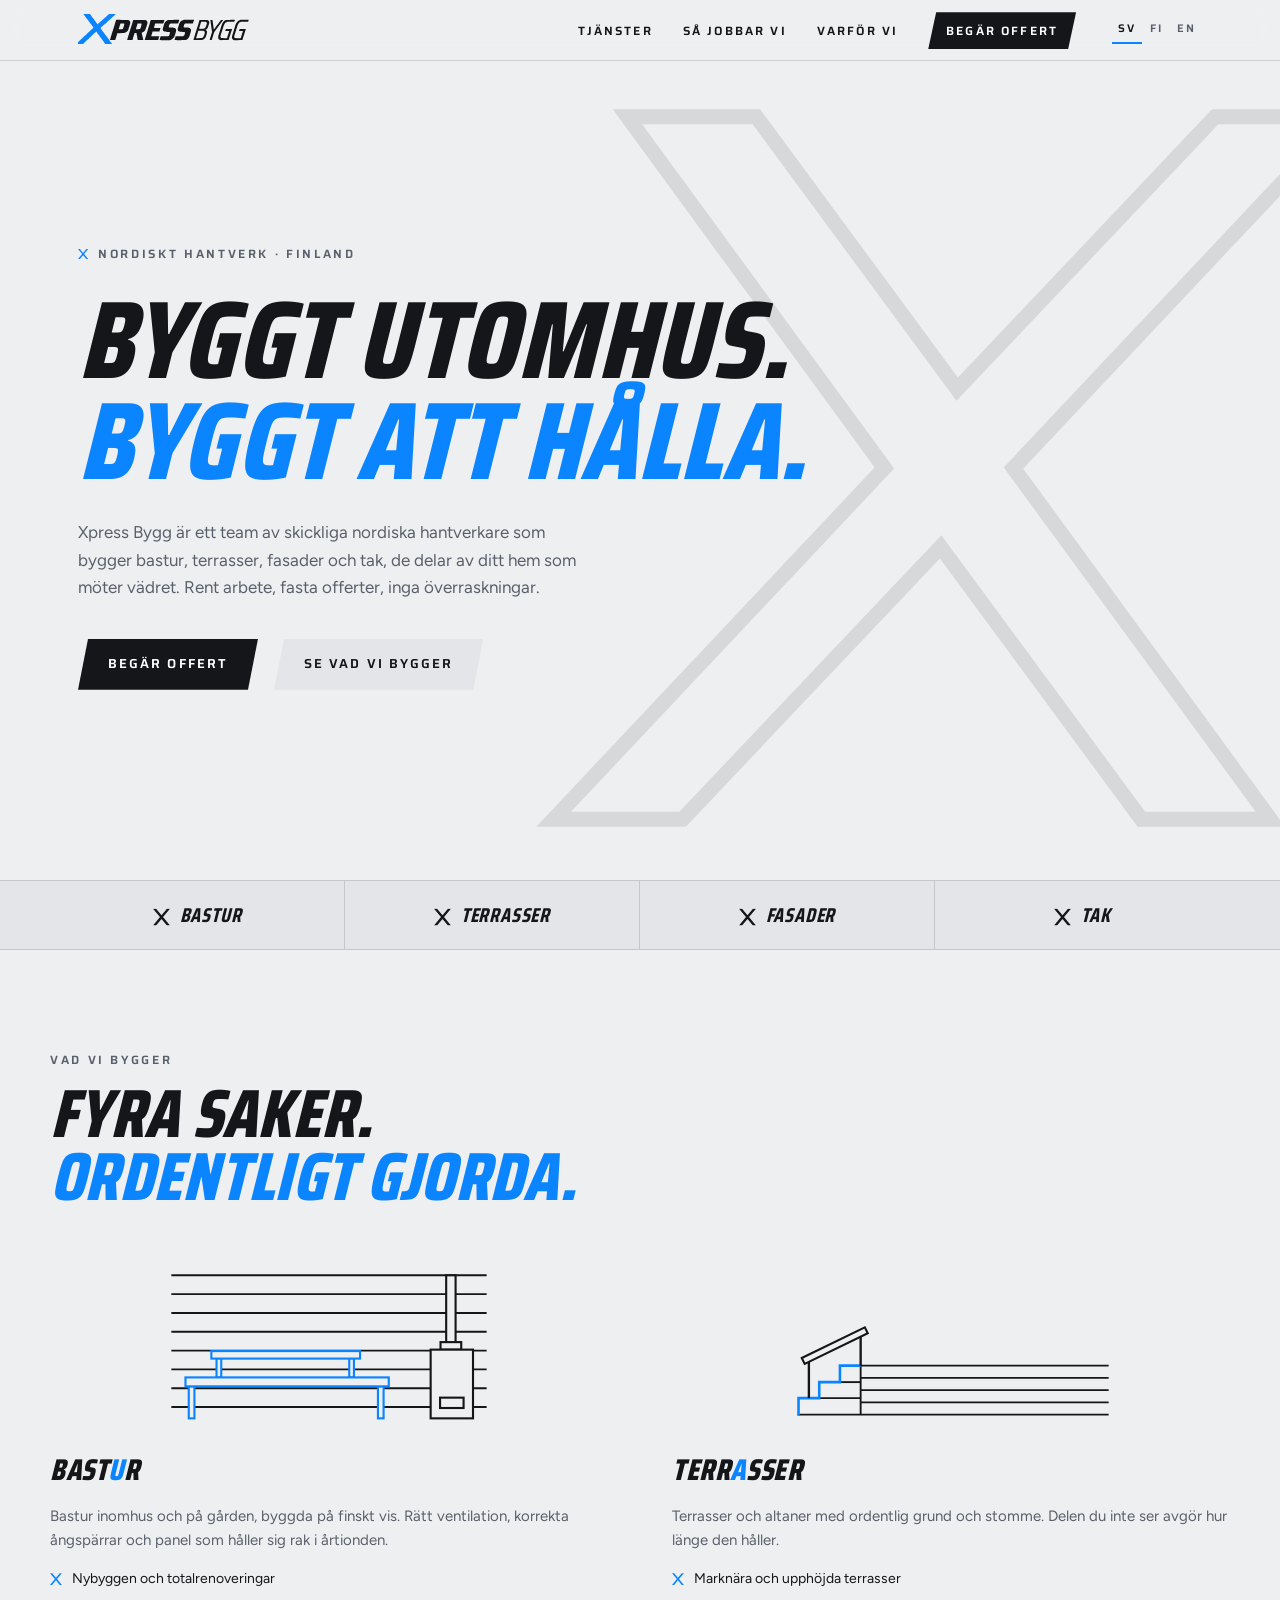
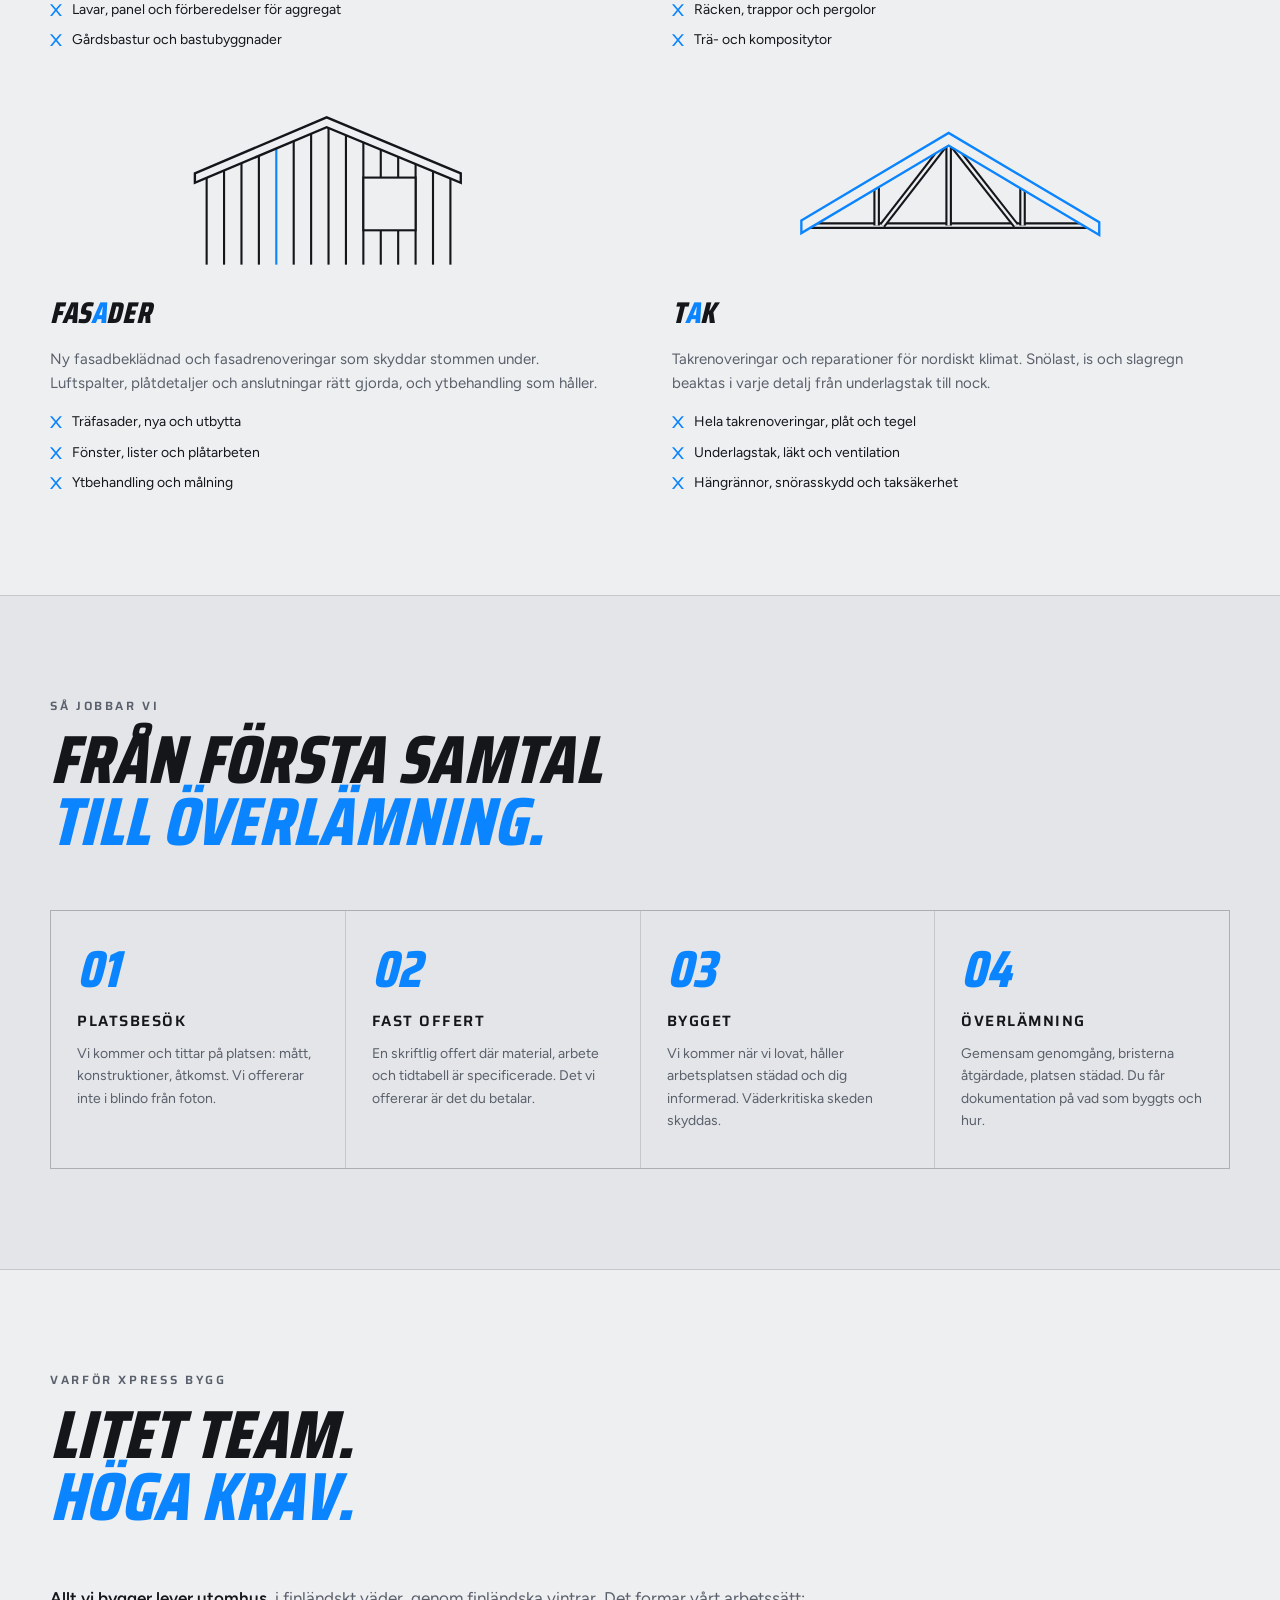
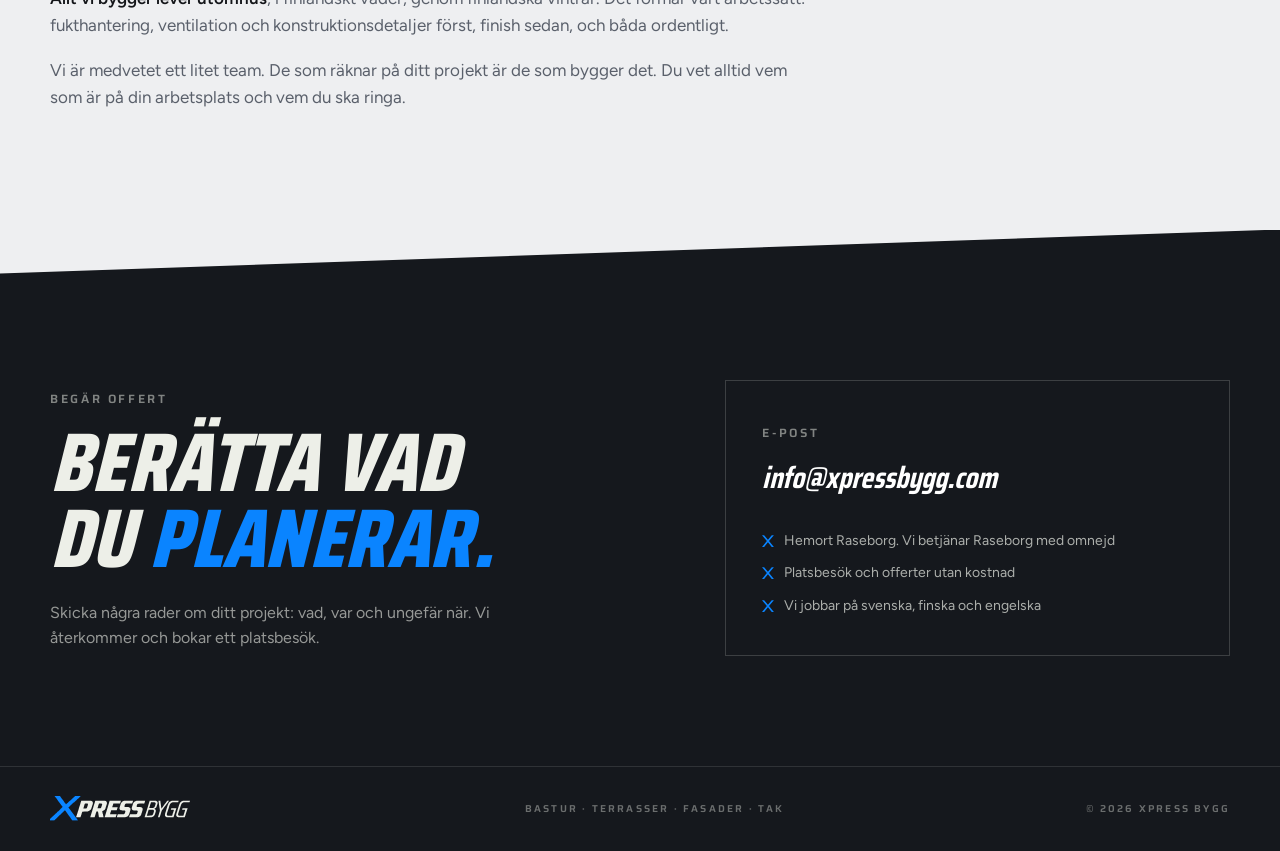
<file: index.html>
<!DOCTYPE html>
<html lang="sv">
<head>
<meta charset="UTF-8">
<meta name="viewport" content="width=device-width, initial-scale=1.0">
<meta name="description" content="Xpress Bygg: bastur, terrasser, fasader och tak. Skickligt nordiskt hantverk i Raseborg. Fasta offerter, rent arbete, byggt att hålla.">
<meta property="og:title" content="Xpress Bygg | Bastur, Terrasser, Fasader, Tak">
<meta property="og:description" content="Skickligt nordiskt hantverk i Raseborg. Fasta offerter, rent arbete, byggt att hålla.">
<meta property="og:image" content="/logo.png">
<link rel="alternate" hreflang="sv" href="https://xpressbygg.com/">
<link rel="alternate" hreflang="fi" href="https://xpressbygg.com/fi/">
<link rel="alternate" hreflang="en" href="https://xpressbygg.com/en/">
<link rel="alternate" hreflang="x-default" href="https://xpressbygg.com/">
<title>Xpress Bygg | Bastur · Terrasser · Fasader · Tak</title>
<link rel="preconnect" href="https://fonts.googleapis.com">
<link rel="preconnect" href="https://fonts.gstatic.com" crossorigin>
<link href="https://fonts.googleapis.com/css2?family=Saira+Condensed:ital,wght@0,600;0,800;1,700;1,800&family=Saira:wght@500;600&family=Figtree:wght@400;500;600&display=swap" rel="stylesheet">
<style>
*,*::before,*::after{margin:0;padding:0;box-sizing:border-box}

:root{
  --paper:#EEEFF1;        /* light concrete */
  --panel:#E3E5E8;
  --ink:#14161A;
  --muted:#5A606B;
  --line:rgba(20,22,26,.14);
  --accent:#0A84FF;
  --accent-deep:#0060DF;
  --night:#15181D;        /* dark band only */
  --slant:-12deg;
  --radius:2px;
}

html{scroll-behavior:smooth;overflow-x:clip}
body{
  background:var(--paper);
  color:var(--ink);
  font-family:'Figtree',system-ui,sans-serif;
  font-size:16px;
  line-height:1.6;
  -webkit-font-smoothing:antialiased;
  overflow-x:hidden;
}

::selection{background:var(--accent);color:#fff}

img{max-width:100%;display:block}
a{color:inherit}

/* ── type helpers ─────────────────────── */
.display{
  font-family:'Saira Condensed',sans-serif;
  font-style:italic;
  font-weight:800;
  text-transform:uppercase;
  line-height:.92;
  letter-spacing:.005em;
}
.label{
  font-family:'Saira',sans-serif;
  font-weight:600;
  font-size:12px;
  letter-spacing:.22em;
  text-transform:uppercase;
  color:var(--muted);
}

/* X bullet: the logo glyph as a marker */
.xmark{display:inline-block;width:.85em;height:.85em;flex-shrink:0;transform:translateY(.08em)}

/* ── NAV ──────────────────────────────── */
header{
  position:fixed;top:0;left:0;right:0;z-index:100;
  background:color-mix(in srgb, var(--paper) 88%, transparent);
  backdrop-filter:blur(10px);
  border-bottom:1px solid var(--line);
}
.nav-inner{
  max-width:1180px;margin:0 auto;
  display:flex;align-items:center;justify-content:space-between;
  padding:14px 28px;
}
.brand{display:flex;align-items:center;gap:7px;text-decoration:none;color:var(--ink)}
.logo{display:block;height:32px;width:auto}
nav ul{display:flex;gap:30px;list-style:none;align-items:center}
nav a{
  font-family:'Saira',sans-serif;font-weight:600;font-size:12px;
  letter-spacing:.18em;text-transform:uppercase;
  text-decoration:none;color:var(--ink);
  padding:4px 0;border-bottom:2px solid transparent;
  transition:border-color .2s;
}
nav a:hover{border-color:var(--accent)}
.nav-cta{
  background:var(--ink);color:#fff !important;
  padding:9px 18px !important;border:none !important;
  clip-path:polygon(8px 0,100% 0,calc(100% - 8px) 100%,0 100%);
  transition:background .2s;
}
.nav-cta:hover{background:var(--accent-deep)}
.lang{display:flex;gap:2px;margin-left:6px}
.lang a{font-size:11px;padding:4px 6px;border-bottom:none !important;color:var(--muted)}
.lang a:hover{color:var(--ink)}
.lang a[aria-current]{color:var(--ink);border-bottom:2px solid var(--accent) !important}

/* ── HERO ─────────────────────────────── */
.hero{
  position:relative;
  padding:170px 28px 110px;
  max-width:1180px;margin:0 auto;
  overflow-x:visible;overflow-y:clip;
}
.hero-x{
  position:absolute;
  right:-150px;top:calc(50% + 28px);
  transform:translateY(-50%);
  width:min(70vw,860px);height:auto;
  opacity:.10;
  pointer-events:none;
  z-index:0;
}
.hero-x polygon{stroke-width:15px}
@media(min-width:881px){
  .hero{min-height:880px;display:flex;flex-direction:column;justify-content:center;padding-top:110px;padding-bottom:60px}
}
.hero-content{position:relative;z-index:1;max-width:820px}
.hero-kicker{
  display:inline-flex;align-items:center;gap:10px;
  margin-bottom:26px;
}
.hero h1{
  font-size:clamp(34px,8.6vw,112px);
}
.hero h1 .line{display:block;white-space:nowrap}
.hero h1 .accent{color:var(--accent)}
.hero-sub{
  margin-top:28px;
  max-width:520px;
  font-size:17px;
  color:var(--muted);
}
.hero-actions{margin-top:38px;display:flex;gap:16px;flex-wrap:wrap}
.btn{
  font-family:'Saira',sans-serif;font-weight:600;font-size:13px;
  letter-spacing:.16em;text-transform:uppercase;
  text-decoration:none;
  padding:15px 30px;
  clip-path:polygon(10px 0,100% 0,calc(100% - 10px) 100%,0 100%);
  transition:background .2s,color .2s;
  display:inline-block;
}
.btn-solid{background:var(--ink);color:#fff}
.btn-solid:hover{background:var(--accent-deep)}
.btn-ghost{background:var(--panel);color:var(--ink)}
.btn-ghost:hover{background:var(--accent);color:#fff}

/* service ticker strip under hero */
.strip{
  border-top:1px solid var(--line);
  border-bottom:1px solid var(--line);
  background:var(--panel);
}
.strip-inner{
  max-width:1180px;margin:0 auto;
  display:grid;grid-template-columns:repeat(4,1fr);
}
.strip a{
  display:flex;align-items:center;justify-content:center;gap:10px;
  padding:18px 10px;
  font-family:'Saira Condensed',sans-serif;font-style:italic;font-weight:700;
  font-size:20px;letter-spacing:.04em;text-transform:uppercase;
  text-decoration:none;
  border-right:1px solid var(--line);
  transition:background .2s,color .2s;
}
.strip a:last-child{border-right:none}
.strip a:hover{background:var(--ink);color:#fff}

/* ── SECTIONS ─────────────────────────── */
section{padding:100px 28px}
.container{max-width:1180px;margin:0 auto}
.sec-head{display:flex;flex-direction:column;align-items:flex-start;gap:14px;margin-bottom:56px}
.sec-head h2{font-size:clamp(38px,5.4vw,68px)}
.sec-head h2 .accent{color:var(--accent)}

/* services */
.svc-grid{
  display:grid;grid-template-columns:1fr 1fr;gap:56px 64px;
}
.svc{position:relative}
.svc svg.illu{display:block;width:100%;max-width:320px;height:auto;aspect-ratio:2/1;margin:0 auto 22px}
.svc h3{
  font-family:'Saira Condensed',sans-serif;font-style:italic;font-weight:800;
  text-transform:uppercase;font-size:30px;letter-spacing:.02em;
  margin-bottom:10px;
}
.svc h3 em{font-style:italic;color:var(--accent)}
.svc p{color:var(--muted);font-size:15px}
.svc ul{list-style:none;margin-top:16px;display:grid;gap:8px}
.svc li{display:flex;gap:10px;font-size:14px;align-items:flex-start}
.svc li .xmark{margin-top:4px}

/* process */
#process{background:var(--panel);border-top:1px solid var(--line);border-bottom:1px solid var(--line)}
.steps{display:grid;grid-template-columns:repeat(4,1fr);gap:1px;background:var(--line);border:1px solid var(--line)}
.step{background:var(--panel);padding:32px 26px 36px}
.step-num{
  font-family:'Saira Condensed',sans-serif;font-style:italic;font-weight:800;
  font-size:52px;color:var(--accent);line-height:1;display:block;margin-bottom:14px;
}
.step h3{font-family:'Saira',sans-serif;font-weight:600;font-size:15px;letter-spacing:.1em;text-transform:uppercase;margin-bottom:10px}
.step p{font-size:14px;color:var(--muted)}

/* why us */
.why-layout{max-width:760px}
.why-copy p{font-size:17px;color:var(--muted);margin-bottom:18px}
.why-copy p strong{color:var(--ink);font-weight:600}

/* ── CONTACT (single dark band) ───────── */
#contact{
  background:var(--night);
  color:#EDEFE8;
  clip-path:polygon(0 44px,100% 0,100% 100%,0 100%);
  padding:150px 28px 110px;
  margin-top:0;
}
.contact-inner{max-width:1180px;margin:0 auto;display:grid;grid-template-columns:1.2fr 1fr;gap:70px;align-items:center}
#contact h2{font-size:clamp(44px,6.5vw,84px)}
#contact h2 .accent{color:var(--accent)}
#contact .contact-note{margin-top:22px;color:rgba(237,239,232,.6);max-width:440px;font-size:16px}
.contact-card{
  border:1px solid rgba(237,239,232,.18);
  padding:38px 36px;
}
.contact-card .label{color:rgba(237,239,232,.5)}
.contact-card a.mail{
  display:block;
  font-family:'Saira Condensed',sans-serif;font-style:italic;font-weight:700;
  font-size:clamp(22px,2.6vw,30px);
  color:#fff;text-decoration:none;
  margin:10px 0 26px;
  word-break:break-all;
  border-bottom:2px solid transparent;
  width:fit-content;
  transition:color .2s;
}
.contact-card a.mail:hover{color:var(--accent)}
.contact-card .meta{display:grid;gap:10px}
.contact-card .meta div{display:flex;gap:10px;align-items:flex-start;font-size:14px;color:rgba(237,239,232,.7)}
.contact-card .meta .xmark{margin-top:4px}

/* footer */
footer{background:var(--night);color:rgba(237,239,232,.45);padding:26px 28px;border-top:1px solid rgba(237,239,232,.12)}
.foot-inner{max-width:1180px;margin:0 auto;display:flex;justify-content:space-between;align-items:center;gap:16px;flex-wrap:wrap}
.foot-inner .brand{transform:scale(.82);transform-origin:left center}
.foot-inner .label{color:rgba(237,239,232,.4);font-size:10px}

/* ── reveal ───────────────────────────── */
.reveal{opacity:0;transform:translateY(22px);transition:opacity .7s ease,transform .7s ease}
.reveal.visible{opacity:1;transform:translateY(0)}
@media (prefers-reduced-motion:reduce){
  html{scroll-behavior:auto}
  .reveal{opacity:1;transform:none;transition:none}
}
a:focus-visible,.btn:focus-visible{outline:3px solid var(--accent);outline-offset:3px}

/* ── mobile ───────────────────────────── */
@media(max-width:880px){
  nav ul{gap:18px}
  nav ul li.hide-m{display:none}
  .hero{padding:140px 20px 80px}
  .hero-x{right:-150px;width:560px;opacity:.07}
  .hero-x polygon{stroke-width:10px}
  .strip-inner{grid-template-columns:1fr 1fr}
  .strip a{border-bottom:1px solid var(--line)}
  .strip a:nth-child(2n){border-right:none}
  section{padding:72px 20px}
  .svc-grid{grid-template-columns:1fr}
  .steps{grid-template-columns:1fr 1fr}
  .contact-inner{grid-template-columns:1fr;gap:44px}
  #contact{clip-path:polygon(0 26px,100% 0,100% 100%,0 100%);padding:110px 20px 90px}
}
@media(max-width:600px){
  nav ul li:has(.nav-cta){display:none}
  .lang{margin-left:0}
}
@media(max-width:520px){
  .steps{grid-template-columns:1fr}
  .nav-inner{padding:12px 16px}
  .logo{height:26px}
}
</style>
</head>
<body>

<!-- reusable X glyph -->
<svg width="0" height="0" style="position:absolute" aria-hidden="true">
  <defs>
    <g id="xglyph">
      <polygon points="18,0 50,38 82,0 100,0 59,49 100,98 82,98 50,60 18,98 0,98 41,49 0,0"/>
    </g>
    <symbol id="logo" viewBox="15 13 1297 240">
      <path fill="var(--accent)" d="M17.9 251.0C17.6 250.8 17.3 250.4 17.3 250.2C17.3 249.7 32.2 235.1 48.8 219.4C54.9 213.6 60.4 208.3 61.2 207.5C61.9 206.7 62.8 205.9 63.1 205.8C63.4 205.6 64.9 204.3 66.4 202.8C73.3 196.3 80.1 189.9 82.7 187.5C84.2 186.1 88.2 182.3 91.5 179.2C94.8 176.0 98.4 172.7 99.5 171.7C102.1 169.2 108.5 163.2 122.5 149.8C126.0 146.5 130.0 142.7 131.3 141.5C136.8 136.5 143.6 130.1 144.7 128.8L145.7 127.7L144.5 125.8C143.8 124.8 142.5 122.9 141.5 121.7C140.6 120.4 138.9 118.2 137.9 116.6C136.8 115.1 134.9 112.4 133.6 110.6C132.3 108.8 130.3 106.1 129.2 104.7C128.1 103.2 123.5 97.1 119.1 91.1C111.9 81.4 106.3 73.8 103.4 69.8C102.8 69.1 101.5 67.3 100.3 65.8C99.2 64.4 96.3 60.5 93.9 57.3C91.5 54.1 87.8 49.2 85.7 46.4C83.6 43.6 80.9 40.1 79.8 38.6C78.6 37.1 77.1 35.1 76.4 34.2C75.7 33.3 73.6 30.4 71.7 27.8C69.7 25.2 67.3 22.0 66.2 20.5C63.9 17.5 63.4 16.2 64.3 15.7C64.7 15.5 73.3 15.3 88.1 15.3C109.7 15.3 111.3 15.4 111.9 15.9C112.6 16.5 119.8 26.1 133.5 44.7C137.2 49.7 140.8 54.5 141.5 55.4C142.3 56.4 143.4 57.9 144.0 58.8C144.6 59.8 146.3 62.0 147.6 63.8C149.0 65.7 150.5 67.8 151.1 68.5C153.3 71.5 156.8 76.3 158.7 78.8C164.0 85.9 166.9 89.9 167.8 91.1C169.0 92.7 175.0 100.8 176.0 102.0C177.0 103.2 176.6 103.5 187.0 94.2C189.3 92.1 193.0 88.9 195.2 86.8C199.9 82.5 209.4 74.1 213.2 70.9C214.6 69.6 217.0 67.5 218.3 66.2C219.7 64.8 222.1 62.7 223.7 61.3C225.2 60.0 227.4 58.0 228.4 57.0C229.5 56.0 230.6 55.0 231.0 54.9C231.4 54.7 231.7 54.5 231.7 54.3C231.7 54.2 233.4 52.5 235.6 50.6C237.7 48.7 241.0 45.7 242.9 43.9C244.7 42.1 246.8 40.2 247.5 39.6C248.2 39.1 251.8 35.8 255.5 32.4C261.3 26.9 266.6 22.1 272.3 17.1L274.1 15.5L298.9 15.5C318.1 15.5 323.8 15.6 323.9 15.9C324.1 16.4 320.6 20.2 317.9 22.5C316.8 23.4 314.0 26.0 311.7 28.2C307.6 32.1 303.8 35.5 293.8 44.7C291.1 47.1 287.4 50.5 285.7 52.2C283.9 53.8 281.2 56.3 279.7 57.7C278.1 59.0 276.3 60.7 275.7 61.3C275.0 62.0 273.2 63.6 271.7 65.0C270.1 66.3 268.3 68.0 267.6 68.7C266.9 69.3 265.3 70.8 264.0 72.0C262.6 73.2 261.0 74.7 260.3 75.4C259.7 76.0 257.8 77.7 256.2 79.2C254.5 80.6 250.4 84.4 247.0 87.5C237.6 96.1 235.3 98.2 229.6 103.2C226.8 105.7 222.1 109.9 219.3 112.4C216.5 115.0 212.5 118.5 210.5 120.3C204.7 125.5 199.9 129.9 199.2 130.6C198.6 131.3 198.6 131.3 200.1 133.6C200.9 134.8 203.4 138.3 205.7 141.4C209.9 147.1 212.0 149.9 219.8 160.6C229.2 173.4 233.5 179.2 234.8 181.0C235.5 181.8 237.8 185.0 240.0 188.0C248.3 199.4 250.9 202.9 253.5 206.2C255.0 208.1 257.0 210.7 257.9 212.1C258.9 213.4 260.7 215.9 261.9 217.6C263.2 219.3 264.9 221.7 265.8 222.9C266.7 224.2 269.4 228.0 272.0 231.4C274.5 234.8 277.8 239.5 279.5 241.8C281.2 244.1 282.9 246.6 283.4 247.3C285.1 249.4 285.4 250.2 284.8 250.8C284.3 251.3 281.6 251.3 260.0 251.3C239.1 251.3 235.5 251.3 234.7 250.8C234.2 250.6 233.3 249.6 232.7 248.6C232.1 247.6 231.0 245.9 230.1 244.8C229.3 243.7 228.2 242.2 227.7 241.5C224.8 237.3 214.4 222.9 213.2 221.3C212.4 220.3 211.2 218.6 210.5 217.5C209.7 216.4 208.1 214.0 206.7 212.2C199.3 202.2 195.4 196.8 192.9 193.3C192.0 191.8 189.9 189.0 188.3 186.9C183.9 180.9 182.8 179.3 181.0 176.8C180.1 175.5 179.2 174.3 179.0 174.1C178.8 174.0 177.3 172.0 175.8 169.7C174.3 167.4 172.2 164.4 171.1 163.0C170.0 161.6 168.8 159.9 168.3 159.3C167.9 158.6 167.3 157.9 167.0 157.8C166.7 157.7 165.8 158.4 164.7 159.4C163.7 160.4 159.9 164.0 156.3 167.3C152.8 170.7 147.6 175.6 144.9 178.1C142.1 180.7 137.9 184.7 135.5 187.0C133.1 189.3 126.1 196.0 119.8 202.0C113.6 207.9 106.2 215.0 103.5 217.7C100.8 220.3 97.9 223.0 97.2 223.7C95.8 224.8 82.0 238.1 77.8 242.2C76.6 243.5 74.7 245.3 73.7 246.2C72.7 247.1 71.3 248.5 70.6 249.3C69.9 250.1 68.9 250.8 68.5 251.0C67.3 251.5 18.7 251.4 17.9 251.0Z"/>
      <path fill="currentColor" d="M661.0 222.1C652.0 221.9 642.1 221.2 641.8 220.9C641.4 220.6 641.8 219.2 643.2 214.8C648.0 199.9 650.1 193.8 650.4 193.4C650.7 193.1 652.2 193.1 656.7 193.3C665.1 193.8 703.1 193.8 705.5 193.3C708.9 192.7 712.4 190.4 713.6 188.0C714.0 187.4 715.1 184.3 716.0 181.1C717.0 178.0 718.2 173.9 718.9 172.0C720.9 165.9 720.3 163.3 716.6 161.7C714.9 160.9 714.4 160.9 702.0 160.6C684.9 160.3 680.9 159.7 674.1 156.2C670.5 154.4 666.7 148.8 666.0 144.3C665.5 141.7 665.8 136.2 666.5 133.7C667.2 131.3 668.9 125.7 670.6 120.1C671.4 117.7 672.0 115.5 672.0 115.3C672.0 115.0 672.7 112.5 673.6 109.6C674.5 106.8 675.8 102.9 676.3 101.0C679.0 92.6 681.7 88.0 687.7 82.0C691.3 78.4 692.6 77.4 697.4 74.7C698.8 74.0 703.3 72.4 708.0 70.9L710.5 70.2L742.2 70.1C775.5 69.9 789.2 70.3 789.6 71.2C789.7 71.5 789.4 72.8 788.9 74.1C788.4 75.4 787.7 77.5 787.4 78.7C787.0 79.9 785.8 83.5 784.7 86.7C783.5 89.9 782.3 93.5 781.9 94.7L781.1 96.8L778.1 96.8C776.5 96.8 764.8 96.7 752.2 96.5C736.4 96.3 728.4 96.4 726.7 96.6C722.8 97.2 719.1 99.3 717.0 102.3C716.5 103.0 715.5 105.5 714.7 107.8C714.0 110.2 712.8 113.9 712.1 116.0C711.2 118.9 710.9 120.4 710.9 122.2C710.8 124.5 710.9 124.7 712.0 125.8C713.8 127.7 714.8 127.8 729.8 127.8C742.0 127.9 743.5 127.9 746.7 128.6C751.8 129.6 753.2 130.1 756.2 131.6C762.0 134.5 764.9 138.1 765.9 143.4C767.1 149.8 766.0 154.9 758.8 177.2C757.4 181.6 756.0 186.1 755.6 187.3C753.3 195.3 751.9 198.4 748.8 202.8C744.5 209.0 738.8 214.1 732.1 217.4C727.2 219.9 722.1 221.4 717.0 222.0C714.3 222.3 670.9 222.4 661.0 222.1ZM771.2 222.1C770.1 222.1 765.9 221.9 761.8 221.7C757.8 221.5 754.4 221.2 754.2 221.0C753.8 220.6 755.1 216.2 759.8 202.0C761.2 197.5 762.6 193.6 762.9 193.4C763.2 192.9 764.2 192.9 769.6 193.3C777.1 193.8 814.6 193.8 817.4 193.3C821.9 192.6 826.0 189.5 827.3 186.1C828.4 182.9 831.4 173.4 832.3 170.0C833.1 166.9 833.1 166.8 832.5 165.3C831.8 163.5 830.6 162.4 828.2 161.5C826.7 161.0 824.8 160.9 813.7 160.7C806.6 160.5 799.9 160.2 798.8 160.0C790.7 158.5 785.2 156.2 782.3 153.1C780.2 150.8 778.4 147.2 778.0 144.3C777.8 143.1 777.7 140.7 777.8 138.9C778.0 135.1 777.8 135.7 786.7 107.7C787.4 105.4 788.0 103.3 788.0 103.1C788.0 102.3 789.7 97.6 791.1 94.5C793.8 88.6 797.0 84.2 801.6 80.2C807.4 75.2 812.9 72.6 822.0 70.6C825.1 69.9 825.7 69.9 857.2 69.9C891.4 70.0 899.8 70.2 900.3 71.0C900.5 71.3 900.4 71.9 900.1 72.6C899.5 74.2 897.7 79.1 897.2 81.0C896.3 83.9 891.9 96.5 891.7 96.8C891.5 96.9 886.1 96.9 879.6 96.7C873.1 96.6 860.7 96.5 852.0 96.6L836.2 96.9L834.2 97.7C831.7 98.8 829.4 100.8 828.3 102.9C827.3 104.6 825.3 110.6 822.5 119.6C821.6 122.7 821.9 124.6 823.7 126.2C825.4 127.7 826.5 127.8 841.0 128.0C856.4 128.3 859.1 128.6 865.3 130.8C876.2 134.8 880.0 143.0 877.0 155.6C876.0 159.8 874.9 163.4 871.6 173.6C870.7 176.4 870.0 178.9 870.0 179.1C870.0 179.7 866.1 191.7 864.8 195.2C863.0 200.0 859.8 205.0 856.1 208.9C849.7 215.5 843.6 218.9 833.7 221.5C831.7 222.1 828.6 222.1 802.3 222.2C786.3 222.2 772.3 222.2 771.2 222.1ZM1101.3 222.2C1101.1 222.1 1099.7 221.9 1098.3 221.7C1092.5 220.7 1086.9 217.1 1084.5 212.9C1082.2 208.7 1081.6 206.6 1081.4 201.5C1081.2 196.3 1081.8 192.7 1083.7 186.0C1084.3 184.1 1084.9 181.8 1085.2 180.8C1085.4 179.9 1086.4 176.9 1087.3 174.2C1088.2 171.4 1089.1 168.6 1089.3 168.0C1089.5 167.4 1090.2 165.1 1090.8 163.0C1091.5 160.9 1092.9 156.5 1093.8 153.3C1096.0 146.2 1096.4 144.9 1098.0 139.8C1100.3 132.5 1101.0 130.2 1101.0 129.8C1101.0 129.4 1101.2 128.8 1103.0 123.2C1103.5 121.5 1104.8 117.5 1105.9 114.2C1107.9 107.6 1111.8 97.9 1113.4 95.0C1116.3 89.8 1119.6 85.4 1122.7 82.4C1128.2 77.0 1132.6 74.3 1140.0 71.8L1144.8 70.2L1169.5 70.1C1193.9 69.9 1205.9 70.3 1206.4 71.1C1206.5 71.3 1206.2 72.6 1205.8 74.0C1203.6 80.6 1202.3 84.2 1202.0 84.5C1201.8 84.7 1192.4 84.8 1176.2 84.8C1151.0 84.8 1150.8 84.8 1148.3 85.6C1144.9 86.5 1141.1 88.1 1139.7 89.2C1139.0 89.6 1138.3 90.0 1138.1 90.0C1137.3 90.0 1132.3 95.4 1130.3 98.3C1128.3 101.4 1127.5 102.9 1125.4 108.2C1123.8 112.2 1119.9 123.7 1118.8 127.8C1118.3 129.5 1116.5 135.1 1114.8 140.3C1113.1 145.6 1111.4 151.0 1110.9 152.5C1109.4 157.4 1104.9 171.1 1103.1 176.5C1100.8 183.6 1098.6 191.9 1098.4 194.9C1098.1 199.0 1100.1 203.8 1102.9 205.4C1103.5 205.8 1105.0 206.4 1106.2 206.8C1108.4 207.5 1109.0 207.5 1127.2 207.6C1141.4 207.6 1146.0 207.6 1146.6 207.2C1147.3 206.9 1147.7 206.0 1148.7 203.0C1149.5 200.9 1150.4 197.8 1150.9 196.0C1152.1 191.3 1152.1 191.2 1154.1 185.5C1155.1 182.6 1156.6 177.9 1157.5 175.2C1159.4 168.8 1162.1 160.2 1163.1 157.1C1163.7 155.4 1163.8 154.6 1163.6 154.4C1163.3 154.1 1158.6 154.0 1149.1 154.0C1137.3 154.0 1135.0 153.9 1134.8 153.5C1134.6 153.1 1137.1 145.0 1138.8 140.5L1139.5 138.5L1146.5 138.3C1150.4 138.2 1160.6 138.1 1169.2 138.0C1186.6 138.0 1186.6 138.0 1185.7 139.9C1185.3 140.8 1184.9 141.9 1184.3 144.5C1183.9 146.4 1179.1 161.0 1170.8 186.2C1169.7 189.7 1168.3 193.8 1167.8 195.5C1166.1 201.3 1163.9 208.2 1162.0 214.1C1160.9 217.3 1160.0 220.2 1160.0 220.5C1160.0 220.7 1159.8 221.1 1159.6 221.2C1159.4 221.4 1154.6 221.6 1149.0 221.7C1136.3 222.0 1102.0 222.3 1101.3 222.2ZM1202.3 222.0C1194.5 220.8 1188.4 216.3 1186.0 210.1C1185.1 207.8 1184.3 203.3 1184.3 200.7C1184.3 196.2 1187.3 184.0 1191.0 173.5C1191.5 172.0 1192.9 167.6 1194.1 163.7C1195.3 159.7 1197.1 154.1 1198.0 151.2C1199.9 145.2 1200.4 143.7 1202.3 136.7C1203.0 134.0 1204.4 129.6 1205.3 126.8C1206.2 124.1 1207.2 120.9 1207.5 119.8C1208.8 115.4 1211.4 107.9 1212.9 103.8C1217.8 91.0 1222.8 84.0 1231.3 77.7C1234.8 75.2 1237.1 73.9 1241.5 72.5C1248.8 69.9 1247.9 70.0 1276.0 70.0C1304.1 70.0 1310.3 70.2 1310.6 70.9C1310.7 71.2 1310.6 71.7 1310.4 72.0C1310.2 72.4 1309.2 75.0 1308.3 77.9C1307.4 80.8 1306.4 83.6 1306.1 84.0L1305.7 84.9L1282.1 84.7C1256.6 84.6 1254.4 84.7 1249.0 86.2C1242.3 88.2 1237.4 91.9 1233.5 98.2C1231.4 101.6 1231.1 102.2 1229.3 106.3C1227.6 110.5 1227.2 111.7 1222.3 126.7C1220.6 131.9 1218.7 137.7 1218.1 139.6C1217.5 141.5 1217.0 143.2 1217.0 143.5C1217.0 143.9 1216.4 145.8 1212.5 157.8C1211.2 162.0 1209.9 166.2 1209.7 167.0C1209.4 167.8 1208.1 172.1 1206.7 176.5C1202.2 190.2 1201.3 194.2 1201.9 198.1C1202.6 202.5 1204.9 205.3 1208.9 206.6C1212.8 207.9 1216.7 208.1 1233.7 207.9C1248.0 207.7 1249.6 207.6 1250.1 207.1C1250.4 206.8 1251.1 205.1 1251.6 203.3C1253.2 198.4 1257.5 184.6 1259.0 180.0C1259.7 177.7 1261.3 172.6 1262.5 168.7C1263.6 164.7 1265.1 160.0 1265.7 158.3C1266.3 156.5 1266.7 154.8 1266.5 154.5C1266.4 154.1 1264.6 154.0 1252.4 154.0C1243.2 154.0 1238.3 153.9 1238.2 153.7C1238.0 153.5 1238.4 152.0 1238.9 150.4C1239.8 148.0 1242.1 140.6 1242.5 139.1C1242.6 138.8 1243.0 138.5 1243.5 138.3C1244.0 138.1 1253.1 138.0 1266.3 138.0C1290.8 138.1 1289.6 137.9 1288.6 140.3C1287.9 141.9 1283.0 157.1 1283.0 157.6C1283.0 157.8 1281.3 163.2 1279.2 169.6C1275.7 180.2 1272.3 190.7 1268.5 202.5C1267.7 205.1 1267.0 207.4 1267.0 207.7C1267.0 208.0 1266.6 209.5 1266.1 211.1C1265.5 212.6 1264.6 215.4 1264.0 217.3C1263.4 219.3 1262.7 221.0 1262.6 221.2C1262.2 221.6 1251.3 221.9 1225.8 222.1C1212.4 222.2 1203.7 222.2 1202.3 222.0ZM269.1 221.1C269.0 220.9 269.1 220.1 269.4 219.4C270.6 216.5 273.7 207.1 275.3 201.5C276.3 197.8 277.5 193.7 279.5 187.3C280.4 184.7 281.5 181.1 282.0 179.3C282.6 177.6 283.5 174.7 284.0 173.0C284.6 171.3 285.7 167.7 286.5 165.2C287.7 161.1 289.0 157.2 292.2 147.2C292.6 145.8 293.0 144.3 293.0 144.0C293.0 143.7 294.1 140.3 295.4 136.3C296.7 132.4 297.9 128.7 298.0 128.2C298.4 126.8 301.1 117.9 305.5 104.2C308.4 94.9 308.5 94.5 309.0 92.4C309.3 90.7 309.7 89.3 312.2 81.7C312.8 79.7 313.8 76.6 314.3 74.7C314.9 72.7 315.7 70.9 315.9 70.6C316.4 70.0 318.6 70.0 359.1 70.1L401.8 70.2L405.0 71.1C414.0 73.5 417.4 75.9 420.3 81.7C422.1 85.2 422.5 87.3 422.2 92.3C422.0 97.0 421.6 98.7 418.2 109.3C417.1 113.1 415.8 117.0 415.5 118.0C415.2 119.0 413.6 124.4 411.8 130.0C410.0 135.6 408.4 140.9 408.2 141.7C407.2 145.1 404.2 150.2 401.1 153.9C394.1 162.2 385.5 166.9 373.7 169.1C370.1 169.7 368.0 169.8 347.6 170.0L325.3 170.2L324.3 173.0C323.8 174.6 322.4 179.2 321.2 183.3C320.0 187.5 318.3 192.9 317.5 195.3C316.7 197.8 315.5 201.8 314.7 204.2C310.3 218.4 309.3 221.3 308.8 221.5C308.5 221.6 299.5 221.7 288.8 221.7C271.5 221.7 269.3 221.6 269.1 221.1ZM398.4 221.1C398.3 220.8 398.5 219.9 398.8 219.0C399.0 218.2 399.7 216.2 400.2 214.5C400.7 212.8 401.6 209.8 402.2 207.8C402.9 205.8 403.7 203.0 404.2 201.7C407.1 192.0 408.0 189.3 408.5 187.5C408.8 186.4 409.6 183.6 410.4 181.3C411.1 179.0 411.8 176.7 412.0 176.2C412.6 174.2 416.3 161.8 417.1 159.2C417.6 157.7 418.6 154.2 419.4 151.5C420.3 148.7 421.7 144.2 422.6 141.3C425.0 134.2 425.0 134.2 425.0 133.7C425.0 133.2 426.2 129.4 428.5 121.8C430.0 117.2 430.5 115.7 432.8 108.0C434.7 101.9 436.9 94.8 439.3 87.2C440.0 85.0 440.8 82.3 441.0 81.3C441.7 78.4 444.0 71.2 444.5 70.7C444.9 70.3 450.5 70.2 487.3 70.2C526.6 70.2 529.7 70.2 532.3 70.8C538.8 72.1 542.9 74.0 545.9 77.0C549.3 80.4 551.0 85.1 551.0 91.3C551.0 96.2 549.9 100.4 544.5 117.0C541.5 126.1 540.5 129.3 539.3 133.5C537.6 139.6 535.0 145.9 532.1 150.5C531.6 151.2 529.5 153.5 527.5 155.5C522.5 160.4 518.4 162.7 511.2 164.8C509.7 165.2 508.4 165.8 508.2 166.1C507.8 166.7 510.5 180.0 513.6 192.8C514.4 195.8 515.4 200.2 516.0 202.7C516.6 205.1 517.5 209.0 518.0 211.2C519.7 218.5 520.1 220.6 519.9 221.1C519.7 221.6 517.6 221.7 499.0 221.7L478.3 221.7L478.0 220.9C477.6 219.9 474.4 201.7 474.0 197.8C473.8 196.2 473.5 194.2 473.3 193.5C473.2 192.8 472.7 190.4 472.3 188.3C472.0 186.2 471.5 183.8 471.3 183.0C470.9 180.7 469.8 174.5 469.3 171.6C469.0 169.4 468.8 169.0 468.2 168.8C467.8 168.7 464.6 168.8 461.0 168.9L454.6 169.2L452.8 174.7C451.8 177.7 450.6 181.7 450.0 183.7C449.4 185.6 448.0 189.9 446.9 193.3C445.8 196.7 444.7 200.2 444.5 201.0C443.8 203.4 442.3 208.1 441.8 209.5C441.6 210.2 441.2 211.7 441.0 212.7C440.2 216.4 438.6 221.0 438.0 221.3C437.6 221.5 430.1 221.7 418.0 221.7C400.5 221.7 398.6 221.6 398.4 221.1ZM530.6 221.4C530.2 221.0 530.3 220.2 531.9 215.4C533.9 209.0 533.8 209.3 535.5 203.3C536.4 200.5 537.6 196.4 538.3 194.2C539.0 192.0 539.8 189.5 540.0 188.7C540.5 186.7 542.5 180.3 546.9 166.2C548.0 162.7 549.6 157.5 550.5 154.7C553.6 144.4 554.4 141.8 555.4 139.0C555.9 137.4 556.6 135.1 556.8 133.8C557.1 132.5 558.1 129.2 559.1 126.3C560.0 123.5 560.8 120.7 561.0 120.2C561.1 119.6 562.1 116.3 563.2 112.8C564.2 109.4 566.2 102.8 567.5 98.2C568.8 93.6 570.6 87.6 571.4 84.8C572.3 82.1 573.0 79.3 573.2 78.7C573.6 76.2 575.4 71.0 575.9 70.6C576.3 70.2 585.6 70.2 624.6 70.1C651.1 70.1 674.1 70.1 675.6 70.2C678.1 70.4 678.3 70.5 678.3 71.1C678.3 71.8 677.2 75.7 673.9 86.0C672.9 89.0 671.8 92.6 671.4 93.9C671.0 95.2 670.5 96.4 670.3 96.5C670.1 96.7 656.5 96.7 640.1 96.7C609.9 96.6 609.0 96.6 609.0 97.8C609.0 98.1 608.5 99.9 607.8 101.9C607.1 103.9 606.2 106.8 605.8 108.3C605.4 109.9 604.6 112.8 603.9 114.8C600.7 124.6 599.3 129.2 599.3 129.7C599.3 130.2 600.2 130.3 606.8 130.5C610.8 130.6 621.9 130.6 631.3 130.5C646.0 130.4 648.4 130.4 648.6 130.9C648.7 131.3 648.2 133.8 647.7 135.2C647.5 135.5 646.9 137.5 646.2 139.5C642.8 150.3 640.6 156.9 640.1 157.4C639.9 157.6 630.6 157.8 615.0 157.9C601.3 158.0 590.1 158.1 590.1 158.1C589.8 158.4 588.5 162.1 587.5 165.5C585.6 171.7 584.8 174.3 583.3 178.8C582.6 181.2 581.8 183.6 581.6 184.2C581.5 184.7 581.0 186.4 580.5 188.0C579.3 191.7 579.1 193.0 579.7 193.0C580.0 193.0 593.4 193.0 609.6 193.0C635.3 193.0 639.0 193.0 639.2 193.5C639.5 194.3 638.5 198.3 635.8 206.5C634.6 210.2 632.1 218.7 631.8 219.9C631.7 220.5 631.3 221.2 631.0 221.3C630.3 221.7 530.9 221.8 530.6 221.4ZM895.5 221.2C895.4 220.9 895.9 218.8 896.6 216.4C897.4 214.1 898.7 209.9 899.5 207.2C900.4 204.4 901.3 201.3 901.7 200.3C902.0 199.3 902.5 197.5 902.8 196.3C903.1 195.1 904.0 192.4 904.7 190.2C905.4 188.0 906.3 185.1 906.7 183.8C907.1 182.5 908.3 178.6 909.5 175.0C911.4 169.0 914.3 159.9 915.5 156.3C915.7 155.5 916.8 152.0 918.0 148.5C919.1 145.0 920.4 140.7 920.9 139.0C921.7 136.1 922.9 132.4 926.1 122.2C926.8 120.1 928.4 114.6 929.8 109.9C931.2 105.2 932.9 99.8 933.5 97.8C934.2 95.8 935.2 92.2 935.9 89.8C936.5 87.5 937.5 83.9 938.2 81.8C938.8 79.8 939.8 76.5 940.4 74.5L941.5 70.8L966.8 70.6C995.1 70.3 997.4 70.4 1002.5 72.1C1006.4 73.4 1008.0 74.3 1010.0 76.6C1014.1 81.0 1015.6 87.2 1014.3 94.1C1014.0 96.0 1013.3 98.7 1012.9 100.1C1012.4 101.4 1011.4 104.8 1010.5 107.5C1009.6 110.2 1008.5 113.6 1008.0 115.0C1007.5 116.4 1006.9 118.2 1006.7 119.0C1005.6 122.7 1004.5 125.7 1003.6 127.5C1003.0 128.6 1002.3 130.0 1002.1 130.5C1001.3 132.1 997.8 136.1 995.9 137.8C993.7 139.7 989.9 141.8 985.6 143.6C984.3 144.2 984.6 144.6 986.7 145.4C989.1 146.3 992.2 148.2 993.9 149.7C997.8 153.3 999.2 160.9 997.5 168.3C996.7 171.5 991.5 188.7 990.7 190.8C990.5 191.2 990.0 192.7 989.5 194.1C988.3 197.7 985.5 203.4 983.8 205.7C981.7 208.4 977.7 212.4 975.2 214.1C972.8 215.9 967.9 218.3 965.2 219.3C958.5 221.6 957.0 221.7 924.1 221.7C899.3 221.7 895.6 221.6 895.5 221.2ZM1017.5 221.2C1017.4 221.0 1017.7 219.6 1018.1 218.3C1018.6 216.9 1019.0 215.3 1019.1 214.7C1019.4 213.5 1022.0 205.0 1024.5 197.5C1025.3 195.1 1026.4 191.6 1027.0 189.7C1029.6 180.9 1033.4 168.8 1034.6 165.2C1035.6 162.3 1035.1 155.0 1033.5 146.2C1033.2 144.7 1032.8 142.0 1032.5 140.2C1032.2 138.3 1031.8 135.6 1031.5 134.0C1031.2 132.4 1030.8 129.4 1030.5 127.3C1030.2 125.2 1029.8 122.1 1029.5 120.5C1029.3 118.9 1028.8 115.6 1028.5 113.3C1028.2 111.0 1027.8 107.9 1027.5 106.3C1025.1 91.0 1022.5 71.6 1022.8 71.0C1023.2 70.5 1038.5 70.6 1038.9 71.1C1039.3 71.5 1039.9 76.0 1041.2 86.3C1041.4 88.4 1041.9 92.0 1042.2 94.2C1042.5 96.4 1042.8 99.5 1043.0 101.2C1043.2 102.8 1043.5 104.9 1043.7 105.8C1043.9 106.8 1044.3 109.8 1044.7 112.7C1045.4 118.4 1045.8 121.0 1046.5 125.5C1046.8 127.1 1047.2 130.3 1047.5 132.5C1048.6 141.2 1048.8 142.3 1049.2 142.3C1049.4 142.3 1050.2 141.5 1050.9 140.5C1051.6 139.5 1053.3 137.2 1054.6 135.4C1056.0 133.6 1058.0 130.8 1059.1 129.2C1060.2 127.6 1062.4 124.6 1064.0 122.5C1065.6 120.5 1067.6 117.8 1068.5 116.5C1069.3 115.2 1071.1 112.7 1072.4 111.0C1073.8 109.2 1075.9 106.4 1077.2 104.6C1078.5 102.9 1080.4 100.3 1081.5 98.8C1082.5 97.3 1083.7 95.8 1084.0 95.4C1084.3 95.1 1084.8 94.4 1085.1 93.8C1085.5 93.3 1089.5 87.8 1094.1 81.8L1102.3 70.7L1110.5 70.7C1117.1 70.7 1118.7 70.8 1118.9 71.1C1119.1 71.6 1118.7 72.1 1110.7 82.6C1107.5 86.8 1104.0 91.4 1102.9 92.9C1101.8 94.5 1100.1 96.6 1099.3 97.8C1098.4 98.9 1096.7 101.2 1095.5 102.8C1094.4 104.5 1092.4 107.1 1091.1 108.7C1089.9 110.3 1088.0 112.7 1087.0 114.1C1084.7 117.3 1081.9 121.1 1076.0 128.8C1073.5 132.1 1070.9 135.6 1070.2 136.6C1069.5 137.7 1067.0 141.1 1064.6 144.3C1062.2 147.5 1059.4 151.3 1058.3 152.8C1057.2 154.3 1055.4 156.8 1054.2 158.3C1053.0 159.9 1052.0 161.3 1052.0 161.5C1052.0 161.7 1051.5 163.3 1051.0 165.0C1050.4 166.8 1049.9 168.6 1049.7 169.2C1049.4 170.2 1048.6 172.6 1042.7 191.0C1037.3 207.5 1035.1 214.6 1034.3 217.7C1033.9 219.2 1033.3 220.8 1033.1 221.1C1032.6 221.6 1031.8 221.7 1025.1 221.7C1019.1 221.7 1017.6 221.6 1017.5 221.2ZM957.3 206.4C966.3 204.5 971.5 198.9 975.0 187.4C975.7 185.1 977.4 179.6 978.7 175.3C981.0 167.8 981.1 167.4 981.1 164.0C981.2 160.9 981.1 160.3 980.3 158.9C978.8 155.9 975.8 153.9 971.2 152.6C969.0 152.0 967.3 152.0 951.0 152.0C937.3 152.0 933.1 152.1 932.8 152.4C932.4 152.9 930.2 159.6 928.2 166.7C927.5 169.0 926.0 173.8 924.8 177.3C922.7 183.9 921.1 189.0 920.0 193.0C919.7 194.2 918.6 197.6 917.7 200.5C915.9 206.2 915.8 206.8 916.4 207.1C916.6 207.2 925.2 207.3 935.3 207.2C953.0 207.1 954.0 207.1 957.3 206.4ZM361.2 140.5C366.1 138.9 368.0 136.3 370.5 127.5C370.8 126.4 371.9 123.0 372.8 119.8C377.8 103.9 378.2 101.9 376.7 99.5C376.3 98.9 375.3 98.0 374.5 97.6C373.2 96.9 372.8 96.8 361.2 96.7C354.6 96.7 349.0 96.8 348.8 96.9C348.6 97.1 348.0 98.7 347.4 100.7C346.7 102.6 345.7 106.0 345.0 108.2C344.3 110.4 343.3 113.6 342.8 115.3C342.0 118.5 340.8 122.2 338.4 130.0C337.6 132.3 336.8 135.1 336.5 136.2C336.2 137.3 335.7 138.7 335.5 139.3C335.3 140.0 335.2 140.7 335.2 140.9C335.4 141.2 338.0 141.3 347.0 141.3C358.5 141.3 358.7 141.3 361.2 140.5ZM484.8 139.9C490.2 139.8 490.6 139.8 492.3 139.0C496.7 136.9 498.2 134.7 500.5 126.5C500.8 125.4 501.5 123.1 502.0 121.5C504.0 115.1 504.9 112.1 505.5 110.2C505.8 109.1 506.3 107.5 506.5 106.7C506.8 106.0 507.0 104.2 507.0 102.8L507.0 100.2L505.5 98.8C504.7 98.1 503.7 97.3 503.1 97.2C502.6 97.0 496.8 96.8 490.2 96.8C478.9 96.6 478.1 96.7 477.5 97.2C476.8 97.8 475.1 102.8 473.3 109.7C472.6 112.6 472.1 114.1 469.5 122.2C468.7 124.7 467.9 127.4 467.7 128.0C467.5 128.6 467.0 130.4 466.5 132.0C465.3 135.8 464.3 139.3 464.3 139.6C464.3 140.1 466.5 140.2 473.2 140.1C476.4 140.0 481.6 140.0 484.8 139.9ZM970.8 137.2C975.9 136.2 978.9 134.9 982.6 131.9C985.9 129.3 988.3 125.2 990.3 118.8C990.9 117.0 991.5 115.1 991.7 114.7C991.8 114.2 992.4 112.3 993.0 110.3C993.6 108.4 994.4 105.9 994.7 104.8C997.7 95.9 997.7 92.0 994.7 88.5C993.3 87.0 991.9 86.3 988.8 85.5C986.7 84.9 985.1 84.8 970.4 84.8C956.7 84.9 954.3 84.9 953.9 85.3C953.6 85.6 952.9 87.7 952.2 90.0C951.5 92.3 949.9 97.4 948.6 101.3C947.3 105.3 945.2 112.0 944.0 116.2C942.7 120.4 941.0 125.9 940.2 128.3C938.2 134.6 937.6 136.7 937.8 137.2C938.1 137.9 967.1 137.9 970.8 137.2Z"/>
    </symbol>
  </defs>
</svg>

<header>
  <div class="nav-inner">
    <a class="brand" href="#top" aria-label="Xpress Bygg, home"><svg class="logo" viewBox="15 13 1297 240" aria-hidden="true"><use href="#logo"/></svg></a>
    <nav aria-label="Main">
      <ul>
        <li class="hide-m"><a href="#services">Tjänster</a></li>
        <li class="hide-m"><a href="#process">Så jobbar vi</a></li>
        <li class="hide-m"><a href="#why">Varför vi</a></li>
        <li><a class="nav-cta" href="#contact">Begär offert</a></li>
        <li class="lang" aria-label="Language">
          <a href="/" hreflang="sv" aria-current="true">SV</a>
          <a href="/fi/" hreflang="fi" lang="fi">FI</a>
          <a href="/en/" hreflang="en" lang="en">EN</a>
        </li>
      </ul>
    </nav>
  </div>
</header>

<!-- HERO -->
<main id="top">
<div class="hero">
  <svg class="hero-x" viewBox="-15 -4 120 106" aria-hidden="true">
    <polygon points="18,0 50,38 82,0 100,0 59,49 100,98 82,98 50,60 18,98 0,98 41,49 0,0" fill="none" stroke="var(--ink)" vector-effect="non-scaling-stroke" stroke-linejoin="miter" transform="skewX(-6)"/>
  </svg>
  <div class="hero-content">
    <span class="hero-kicker label">
      <svg class="xmark" viewBox="0 0 100 98" aria-hidden="true"><use href="#xglyph" fill="var(--accent)"/></svg>
      Nordiskt hantverk · Finland
    </span>
    <h1 class="display">
      <span class="line">Byggt utomhus.</span>
      <span class="line accent">Byggt att hålla.</span>
    </h1>
    <p class="hero-sub">Xpress Bygg är ett team av skickliga nordiska hantverkare som bygger bastur, terrasser, fasader och tak, de delar av ditt hem som möter vädret. Rent arbete, fasta offerter, inga överraskningar.</p>
    <div class="hero-actions">
      <a class="btn btn-solid" href="#contact">Begär offert</a>
      <a class="btn btn-ghost" href="#services">Se vad vi bygger</a>
    </div>
  </div>
</div>

<!-- service strip -->
<div class="strip" aria-label="Services shortcut">
  <div class="strip-inner">
    <a href="#svc-sauna"><svg class="xmark" viewBox="0 0 100 98" aria-hidden="true"><use href="#xglyph" fill="currentColor"/></svg>Bastur</a>
    <a href="#svc-deck"><svg class="xmark" viewBox="0 0 100 98" aria-hidden="true"><use href="#xglyph" fill="currentColor"/></svg>Terrasser</a>
    <a href="#svc-facade"><svg class="xmark" viewBox="0 0 100 98" aria-hidden="true"><use href="#xglyph" fill="currentColor"/></svg>Fasader</a>
    <a href="#svc-roof"><svg class="xmark" viewBox="0 0 100 98" aria-hidden="true"><use href="#xglyph" fill="currentColor"/></svg>Tak</a>
  </div>
</div>

<!-- SERVICES -->
<section id="services">
  <div class="container">
    <div class="sec-head reveal">
      <span class="label">Vad vi bygger</span>
      <h2 class="display">Fyra saker.<br><span class="accent">Ordentligt gjorda.</span></h2>
    </div>
    <div class="svc-grid">

      <article class="svc reveal" id="svc-sauna">
        <svg class="illu" viewBox="0 0 680 340" role="img" aria-label="Bastu" stroke-linecap="butt"><line x1="5" y1="24" x2="675" y2="24" stroke="var(--ink)" stroke-width="4"/><line x1="5" y1="64" x2="675" y2="64" stroke="var(--ink)" stroke-width="4"/><line x1="5" y1="104" x2="675" y2="104" stroke="var(--ink)" stroke-width="4"/><line x1="5" y1="144" x2="675" y2="144" stroke="var(--ink)" stroke-width="4"/><line x1="5" y1="184" x2="675" y2="184" stroke="var(--ink)" stroke-width="4"/><line x1="5" y1="224" x2="675" y2="224" stroke="var(--ink)" stroke-width="4"/><line x1="5" y1="264" x2="675" y2="264" stroke="var(--ink)" stroke-width="4"/><line x1="5" y1="304" x2="675" y2="304" stroke="var(--ink)" stroke-width="4"/><rect x="589" y="24" width="20" height="147" fill="var(--paper)" stroke="var(--ink)" stroke-width="4.5"/><rect x="577" y="166" width="44" height="16" fill="var(--paper)" stroke="var(--ink)" stroke-width="4.5"/><rect x="556" y="182" width="90" height="146" fill="var(--paper)" stroke="var(--ink)" stroke-width="4.5"/><rect x="576" y="284" width="50" height="22" fill="var(--paper)" stroke="var(--ink)" stroke-width="4.5"/><rect x="42" y="260" width="12" height="68" fill="var(--paper)" stroke="var(--accent)" stroke-width="4.5"/><rect x="444" y="260" width="12" height="68" fill="var(--paper)" stroke="var(--accent)" stroke-width="4.5"/><rect x="101" y="200" width="10" height="41" fill="var(--paper)" stroke="var(--accent)" stroke-width="4.5"/><rect x="383" y="200" width="10" height="41" fill="var(--paper)" stroke="var(--accent)" stroke-width="4.5"/><rect x="90" y="185" width="316" height="16" fill="var(--paper)" stroke="var(--accent)" stroke-width="4.5"/><rect x="35" y="241" width="432" height="19" fill="var(--paper)" stroke="var(--accent)" stroke-width="4.5"/></svg>
        <h3>Bast<em>u</em>r</h3>
        <p>Bastur inomhus och på gården, byggda på finskt vis. Rätt ventilation, korrekta ångspärrar och panel som håller sig rak i årtionden.</p>
        <ul>
          <li><svg class="xmark" viewBox="0 0 100 98" aria-hidden="true"><use href="#xglyph" fill="var(--accent)"/></svg>Nybyggen och totalrenoveringar</li>
          <li><svg class="xmark" viewBox="0 0 100 98" aria-hidden="true"><use href="#xglyph" fill="var(--accent)"/></svg>Lavar, panel och förberedelser för aggregat</li>
          <li><svg class="xmark" viewBox="0 0 100 98" aria-hidden="true"><use href="#xglyph" fill="var(--accent)"/></svg>Gårdsbastur och bastubyggnader</li>
        </ul>
      </article>

      <article class="svc reveal" id="svc-deck">
        <svg class="illu" viewBox="0 0 680 340" role="img" aria-label="Terrass" stroke-linecap="butt"><line x1="148" y1="216" x2="675" y2="216" stroke="var(--ink)" stroke-width="4"/><line x1="148" y1="242" x2="675" y2="242" stroke="var(--ink)" stroke-width="4"/><line x1="148" y1="268" x2="675" y2="268" stroke="var(--ink)" stroke-width="4"/><line x1="148" y1="294" x2="675" y2="294" stroke="var(--ink)" stroke-width="4"/><line x1="14" y1="320" x2="675" y2="320" stroke="var(--ink)" stroke-width="4"/><line x1="148" y1="214" x2="148" y2="320" stroke="var(--ink)" stroke-width="4"/><line x1="60" y1="285" x2="148" y2="285" stroke="var(--ink)" stroke-width="4"/><line x1="104" y1="251" x2="148" y2="251" stroke="var(--ink)" stroke-width="4"/><path d="M16 322 V285 H60 V251 H104 V216 H148" fill="none" stroke="var(--accent)" stroke-width="5.5" stroke-linejoin="miter"/><line x1="38" y1="205" x2="38" y2="285" stroke="var(--ink)" stroke-width="5"/><line x1="148" y1="152" x2="148" y2="216" stroke="var(--ink)" stroke-width="5"/><polygon points="22.9,199.7 156.9,134.7 163.1,147.3 29.1,212.3" fill="var(--paper)" stroke="var(--ink)" stroke-width="4.5" stroke-linejoin="miter"/></svg>
        <h3>Terr<em>a</em>sser</h3>
        <p>Terrasser och altaner med ordentlig grund och stomme. Delen du inte ser avgör hur länge den håller.</p>
        <ul>
          <li><svg class="xmark" viewBox="0 0 100 98" aria-hidden="true"><use href="#xglyph" fill="var(--accent)"/></svg>Marknära och upphöjda terrasser</li>
          <li><svg class="xmark" viewBox="0 0 100 98" aria-hidden="true"><use href="#xglyph" fill="var(--accent)"/></svg>Räcken, trappor och pergolor</li>
          <li><svg class="xmark" viewBox="0 0 100 98" aria-hidden="true"><use href="#xglyph" fill="var(--accent)"/></svg>Trä- och kompositytor</li>
        </ul>
      </article>

      <article class="svc reveal" id="svc-facade">
        <svg class="illu" viewBox="0 0 680 340" role="img" aria-label="Fasad" stroke-linecap="butt"><line x1="80" y1="150.5" x2="80" y2="335" stroke="var(--ink)" stroke-width="4.5"/><line x1="117" y1="134.9" x2="117" y2="335" stroke="var(--ink)" stroke-width="4.5"/><line x1="154" y1="119.3" x2="154" y2="335" stroke="var(--ink)" stroke-width="4.5"/><line x1="191" y1="103.7" x2="191" y2="335" stroke="var(--ink)" stroke-width="4.5"/><line x1="228" y1="88.1" x2="228" y2="335" stroke="var(--accent)" stroke-width="4.5"/><line x1="265" y1="72.5" x2="265" y2="335" stroke="var(--ink)" stroke-width="4.5"/><line x1="302" y1="56.9" x2="302" y2="335" stroke="var(--ink)" stroke-width="4.5"/><line x1="339" y1="44.7" x2="339" y2="335" stroke="var(--ink)" stroke-width="4.5"/><line x1="376" y1="60.0" x2="376" y2="335" stroke="var(--ink)" stroke-width="4.5"/><line x1="413" y1="75.3" x2="413" y2="335" stroke="var(--ink)" stroke-width="4.5"/><line x1="450" y1="90.6" x2="450" y2="335" stroke="var(--ink)" stroke-width="4.5"/><line x1="487" y1="105.9" x2="487" y2="335" stroke="var(--ink)" stroke-width="4.5"/><line x1="524" y1="121.3" x2="524" y2="335" stroke="var(--ink)" stroke-width="4.5"/><line x1="561" y1="136.6" x2="561" y2="335" stroke="var(--ink)" stroke-width="4.5"/><line x1="598" y1="151.9" x2="598" y2="335" stroke="var(--ink)" stroke-width="4.5"/><rect x="413" y="150" width="111" height="112" fill="var(--paper)" stroke="var(--ink)" stroke-width="4.5"/><path d="M55 141 L335 22 L620 141 L620 161 L335 43 L55 161 Z" fill="var(--paper)" stroke="var(--ink)" stroke-width="5" stroke-linejoin="miter"/></svg>
        <h3>Fas<em>a</em>der</h3>
        <p>Ny fasadbeklädnad och fasadrenoveringar som skyddar stommen under. Luftspalter, plåtdetaljer och anslutningar rätt gjorda, och ytbehandling som håller.</p>
        <ul>
          <li><svg class="xmark" viewBox="0 0 100 98" aria-hidden="true"><use href="#xglyph" fill="var(--accent)"/></svg>Träfasader, nya och utbytta</li>
          <li><svg class="xmark" viewBox="0 0 100 98" aria-hidden="true"><use href="#xglyph" fill="var(--accent)"/></svg>Fönster, lister och plåtarbeten</li>
          <li><svg class="xmark" viewBox="0 0 100 98" aria-hidden="true"><use href="#xglyph" fill="var(--accent)"/></svg>Ytbehandling och målning</li>
        </ul>
      </article>

      <article class="svc reveal" id="svc-roof">
        <svg class="illu" viewBox="0 0 680 340" role="img" aria-label="Tak" stroke-linecap="butt"><defs><clipPath id="truss-in"><path d="M22 268 L335 82 L655 272 L680 340 L0 340 Z"/></clipPath></defs><path d="M22 241 L335 55 L655 245 L655 272 L335 82 L22 268 Z" fill="var(--paper)" stroke="none"/><g clip-path="url(#truss-in)"><path d="M0 252 H680" fill="none" stroke="var(--ink)" stroke-width="14" stroke-linecap="butt" stroke-linejoin="miter"/><path d="M0 252 H680" fill="none" stroke="var(--paper)" stroke-width="5" stroke-linecap="butt" stroke-linejoin="miter"/><path d="M182 40 V252" fill="none" stroke="var(--ink)" stroke-width="14" stroke-linecap="butt" stroke-linejoin="miter"/><path d="M182 40 V252" fill="none" stroke="var(--paper)" stroke-width="5" stroke-linecap="butt" stroke-linejoin="miter"/><path d="M492 40 V252" fill="none" stroke="var(--ink)" stroke-width="14" stroke-linecap="butt" stroke-linejoin="miter"/><path d="M492 40 V252" fill="none" stroke="var(--paper)" stroke-width="5" stroke-linecap="butt" stroke-linejoin="miter"/><path d="M335 40 V252" fill="none" stroke="var(--ink)" stroke-width="14" stroke-linecap="butt" stroke-linejoin="miter"/><path d="M335 40 V252" fill="none" stroke="var(--paper)" stroke-width="5" stroke-linecap="butt" stroke-linejoin="miter"/><path d="M335 70 L194 252" fill="none" stroke="var(--ink)" stroke-width="14" stroke-linecap="butt" stroke-linejoin="miter"/><path d="M335 70 L194 252" fill="none" stroke="var(--paper)" stroke-width="5" stroke-linecap="butt" stroke-linejoin="miter"/><path d="M335 70 L478 252" fill="none" stroke="var(--ink)" stroke-width="14" stroke-linecap="butt" stroke-linejoin="miter"/><path d="M335 70 L478 252" fill="none" stroke="var(--paper)" stroke-width="5" stroke-linecap="butt" stroke-linejoin="miter"/></g><path d="M22 241 L335 55 L655 245 L655 272 L335 82 L22 268 Z" fill="none" stroke="var(--accent)" stroke-width="5" stroke-linejoin="miter"/></svg>
        <h3>T<em>a</em>k</h3>
        <p>Takrenoveringar och reparationer för nordiskt klimat. Snölast, is och slagregn beaktas i varje detalj från underlagstak till nock.</p>
        <ul>
          <li><svg class="xmark" viewBox="0 0 100 98" aria-hidden="true"><use href="#xglyph" fill="var(--accent)"/></svg>Hela takrenoveringar, plåt och tegel</li>
          <li><svg class="xmark" viewBox="0 0 100 98" aria-hidden="true"><use href="#xglyph" fill="var(--accent)"/></svg>Underlagstak, läkt och ventilation</li>
          <li><svg class="xmark" viewBox="0 0 100 98" aria-hidden="true"><use href="#xglyph" fill="var(--accent)"/></svg>Hängrännor, snörasskydd och taksäkerhet</li>
        </ul>
      </article>

    </div>
  </div>
</section>

<!-- PROCESS -->
<section id="process">
  <div class="container">
    <div class="sec-head reveal">
      <span class="label">Så jobbar vi</span>
      <h2 class="display">Från första samtal<br><span class="accent">till överlämning.</span></h2>
    </div>
    <div class="steps reveal">
      <div class="step">
        <span class="step-num">01</span>
        <h3>Platsbesök</h3>
        <p>Vi kommer och tittar på platsen: mått, konstruktioner, åtkomst. Vi offererar inte i blindo från foton.</p>
      </div>
      <div class="step">
        <span class="step-num">02</span>
        <h3>Fast offert</h3>
        <p>En skriftlig offert där material, arbete och tidtabell är specificerade. Det vi offererar är det du betalar.</p>
      </div>
      <div class="step">
        <span class="step-num">03</span>
        <h3>Bygget</h3>
        <p>Vi kommer när vi lovat, håller arbetsplatsen städad och dig informerad. Väderkritiska skeden skyddas.</p>
      </div>
      <div class="step">
        <span class="step-num">04</span>
        <h3>Överlämning</h3>
        <p>Gemensam genomgång, bristerna åtgärdade, platsen städad. Du får dokumentation på vad som byggts och hur.</p>
      </div>
    </div>
  </div>
</section>

<!-- WHY US -->
<section id="why">
  <div class="container">
    <div class="sec-head reveal">
      <span class="label">Varför Xpress Bygg</span>
      <h2 class="display">Litet team.<br><span class="accent">Höga krav.</span></h2>
    </div>
    <div class="why-layout">
      <div class="why-copy reveal">
        <p><strong>Allt vi bygger lever utomhus</strong>, i finländskt väder, genom finländska vintrar. Det formar vårt arbetssätt: fukthantering, ventilation och konstruktionsdetaljer först, finish sedan, och båda ordentligt.</p>
        <p>Vi är medvetet ett litet team. De som räknar på ditt projekt är de som bygger det. Du vet alltid vem som är på din arbetsplats och vem du ska ringa.</p>
      </div>
    </div>
  </div>
</section>

<!-- CONTACT -->
<section id="contact">
  <div class="contact-inner">
    <div class="reveal">
      <span class="label" style="color:rgba(237,239,232,.5)">Begär offert</span>
      <h2 class="display" style="margin-top:14px">Berätta vad<br>du <span class="accent">planerar.</span></h2>
      <p class="contact-note">Skicka några rader om ditt projekt: vad, var och ungefär när. Vi återkommer och bokar ett platsbesök.</p>
    </div>
    <div class="contact-card reveal">
      <span class="label">E-post</span>
      <a class="mail" href="mailto:info@xpressbygg.com">info@xpressbygg.com</a>
      <div class="meta">
        <div><svg class="xmark" viewBox="0 0 100 98" aria-hidden="true"><use href="#xglyph" fill="var(--accent)"/></svg>Hemort Raseborg. Vi betjänar Raseborg med omnejd</div>
        <div><svg class="xmark" viewBox="0 0 100 98" aria-hidden="true"><use href="#xglyph" fill="var(--accent)"/></svg>Platsbesök och offerter utan kostnad</div>
        <div><svg class="xmark" viewBox="0 0 100 98" aria-hidden="true"><use href="#xglyph" fill="var(--accent)"/></svg>Vi jobbar på svenska, finska och engelska</div>
      </div>
    </div>
  </div>
</section>
</main>

<footer>
  <div class="foot-inner">
    <span class="brand" style="color:#EDEFE8" role="img" aria-label="Xpress Bygg"><svg class="logo" viewBox="15 13 1297 240" aria-hidden="true"><use href="#logo"/></svg></span>
    <span class="label">Bastur · Terrasser · Fasader · Tak</span>
    <span class="label">© <span id="yr">2026</span> Xpress Bygg</span>
  </div>
</footer>

<script>
document.getElementById('yr').textContent = new Date().getFullYear();

// scale hero headline so the longest nowrap line fits its container
const heroH1 = document.querySelector('.hero h1');
function fitHero(){
  if(!heroH1) return;
  heroH1.style.fontSize='';
  const max = heroH1.parentElement.clientWidth;
  let size = parseFloat(getComputedStyle(heroH1).fontSize);
  const widest = () => Math.max(...[...heroH1.querySelectorAll('.line')].map(l=>l.scrollWidth));
  let guard = 40;
  while(widest() > max && size > 24 && guard--){
    size *= 0.94;
    heroH1.style.fontSize = size+'px';
  }
}
fitHero();
addEventListener('resize', fitHero);
if(document.fonts && document.fonts.ready) document.fonts.ready.then(fitHero);

const io = new IntersectionObserver((entries)=>{
  entries.forEach(e=>{
    if(e.isIntersecting){e.target.classList.add('visible');io.unobserve(e.target);}
  });
},{threshold:0.12});
document.querySelectorAll('.reveal').forEach(el=>io.observe(el));
</script>

</body>
</html>
</file>
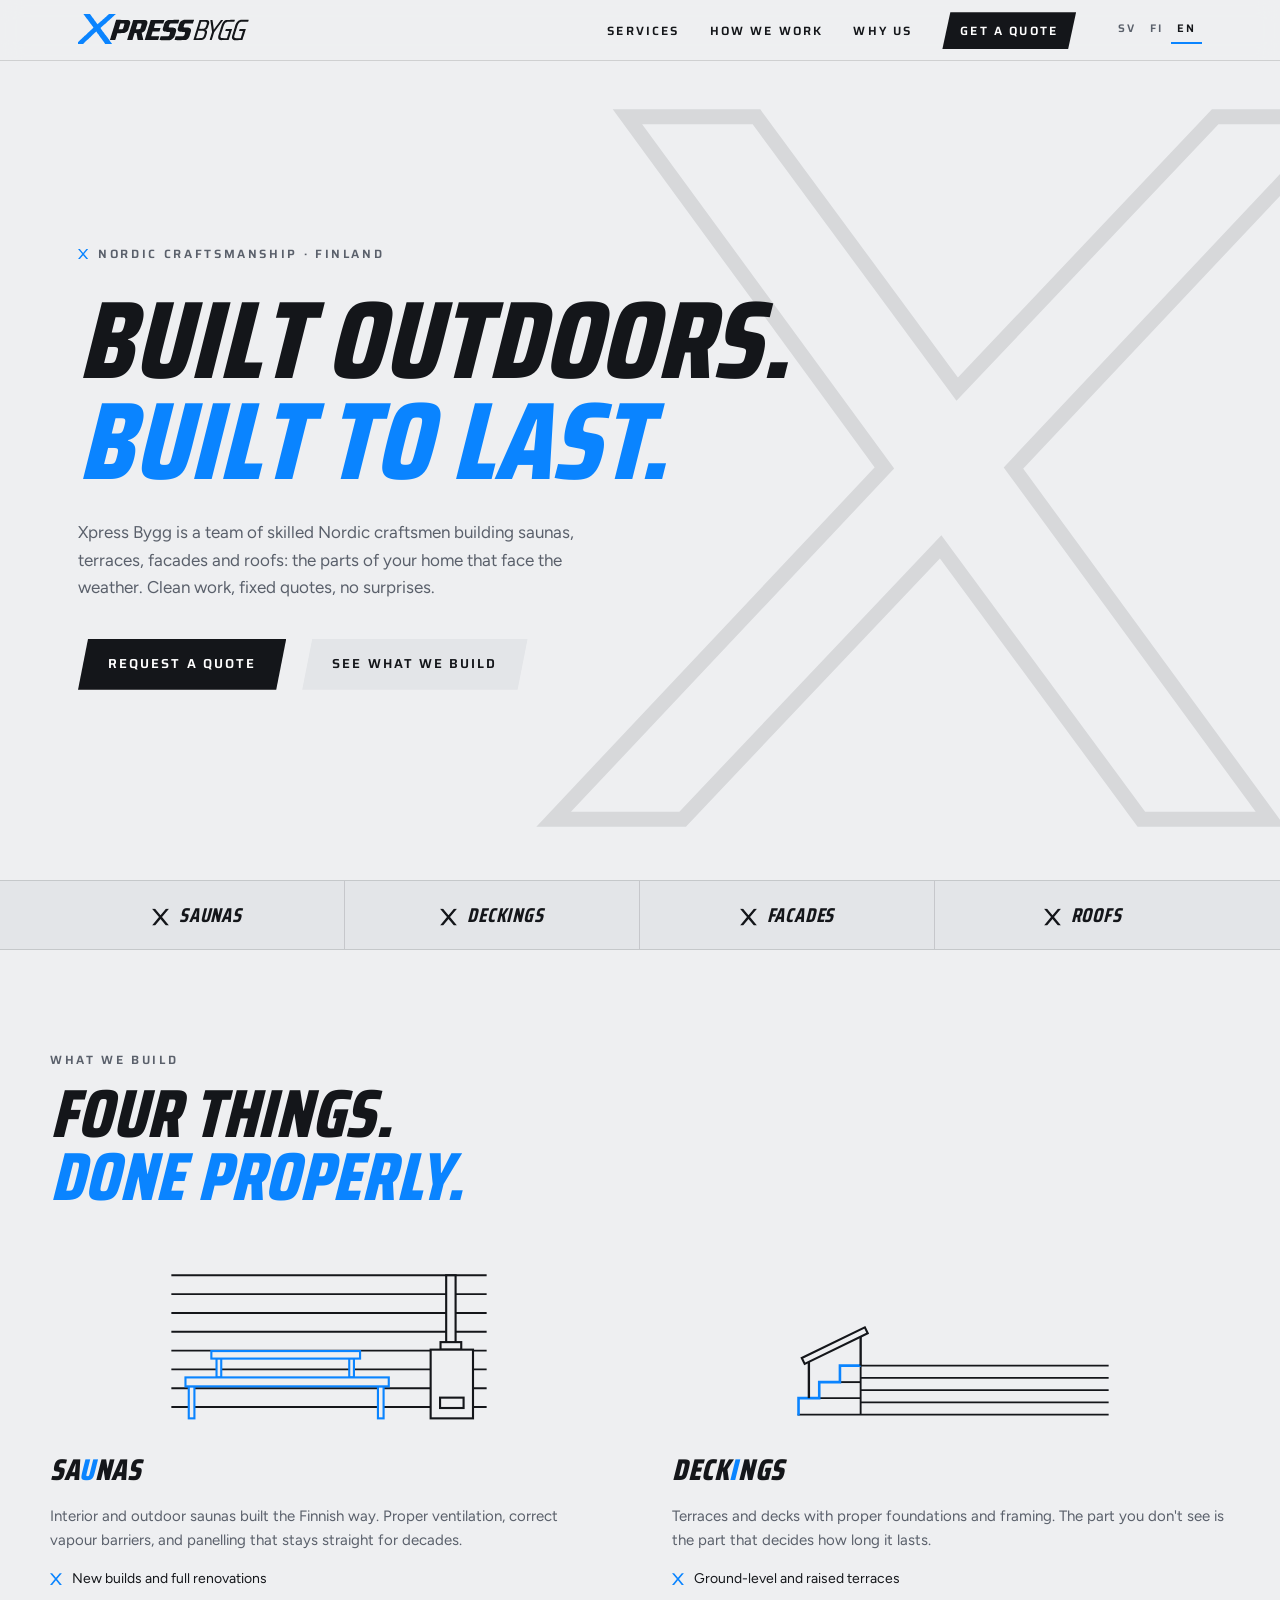
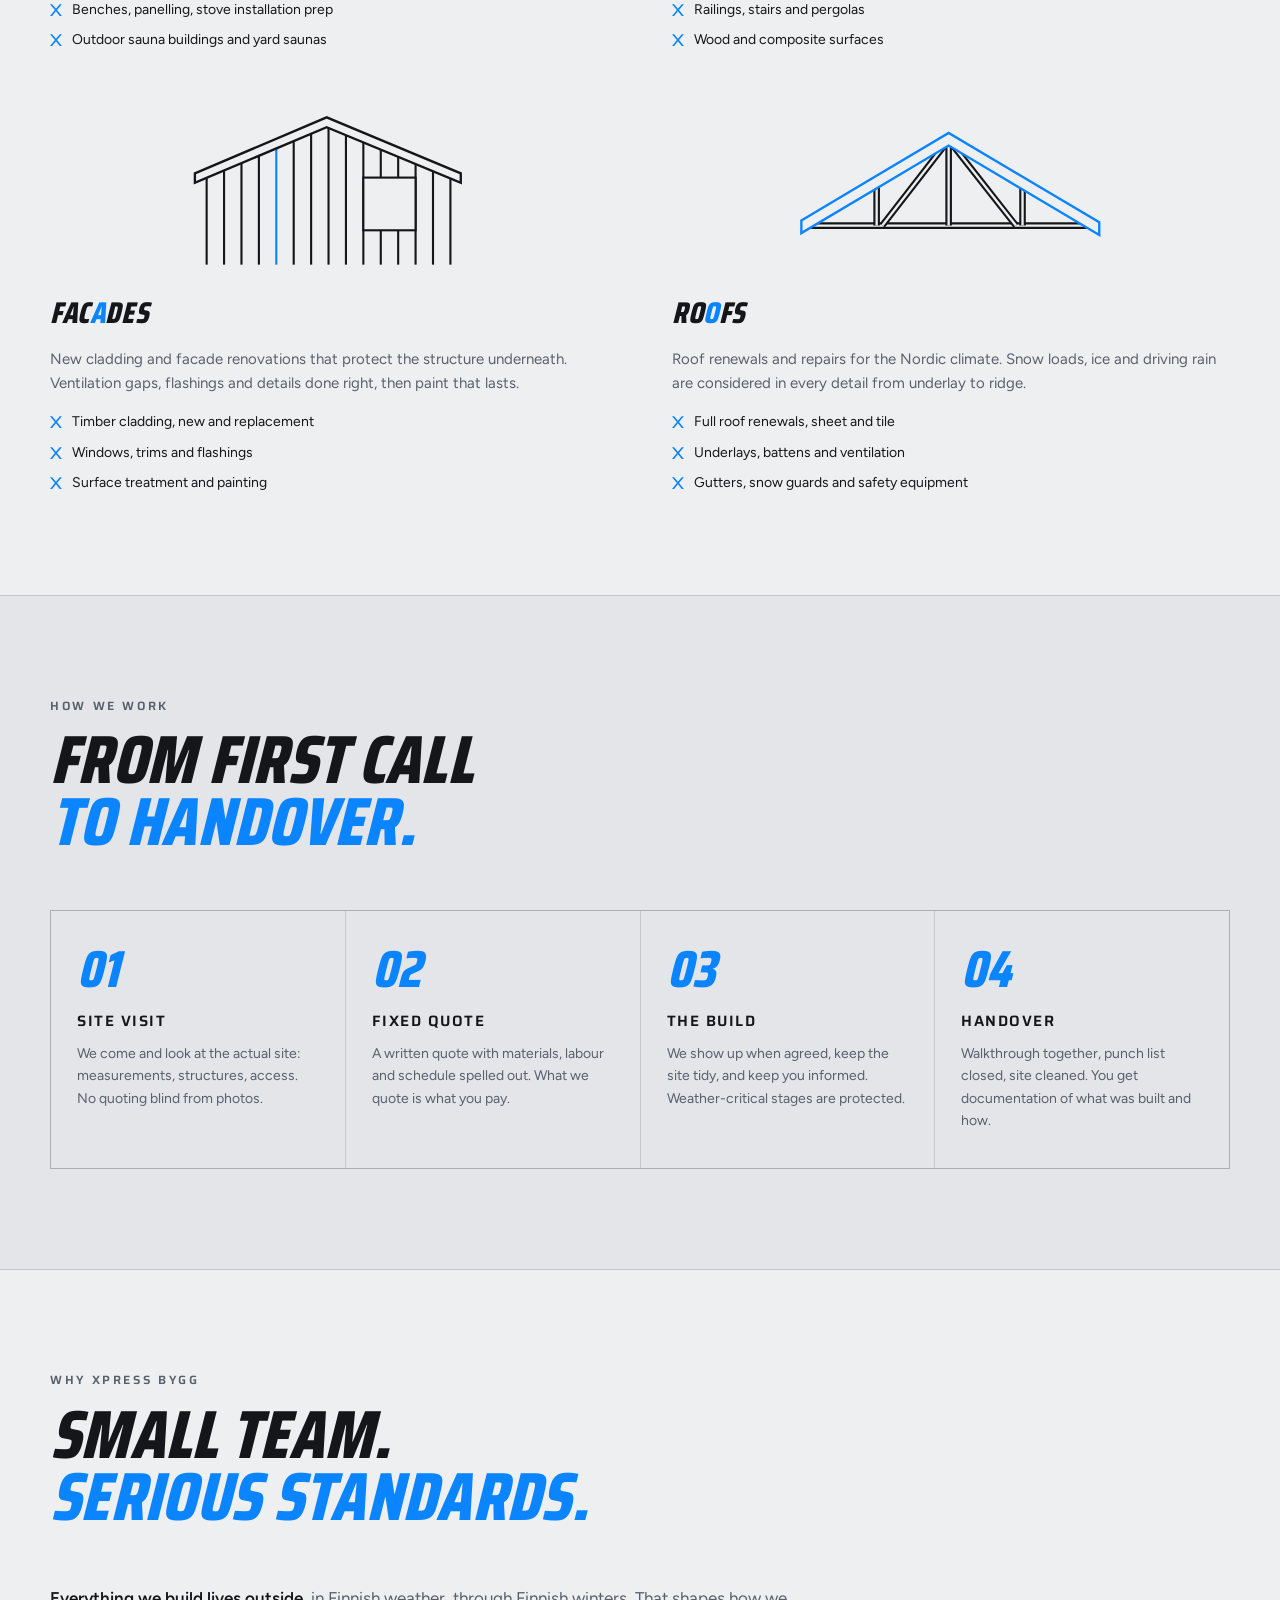
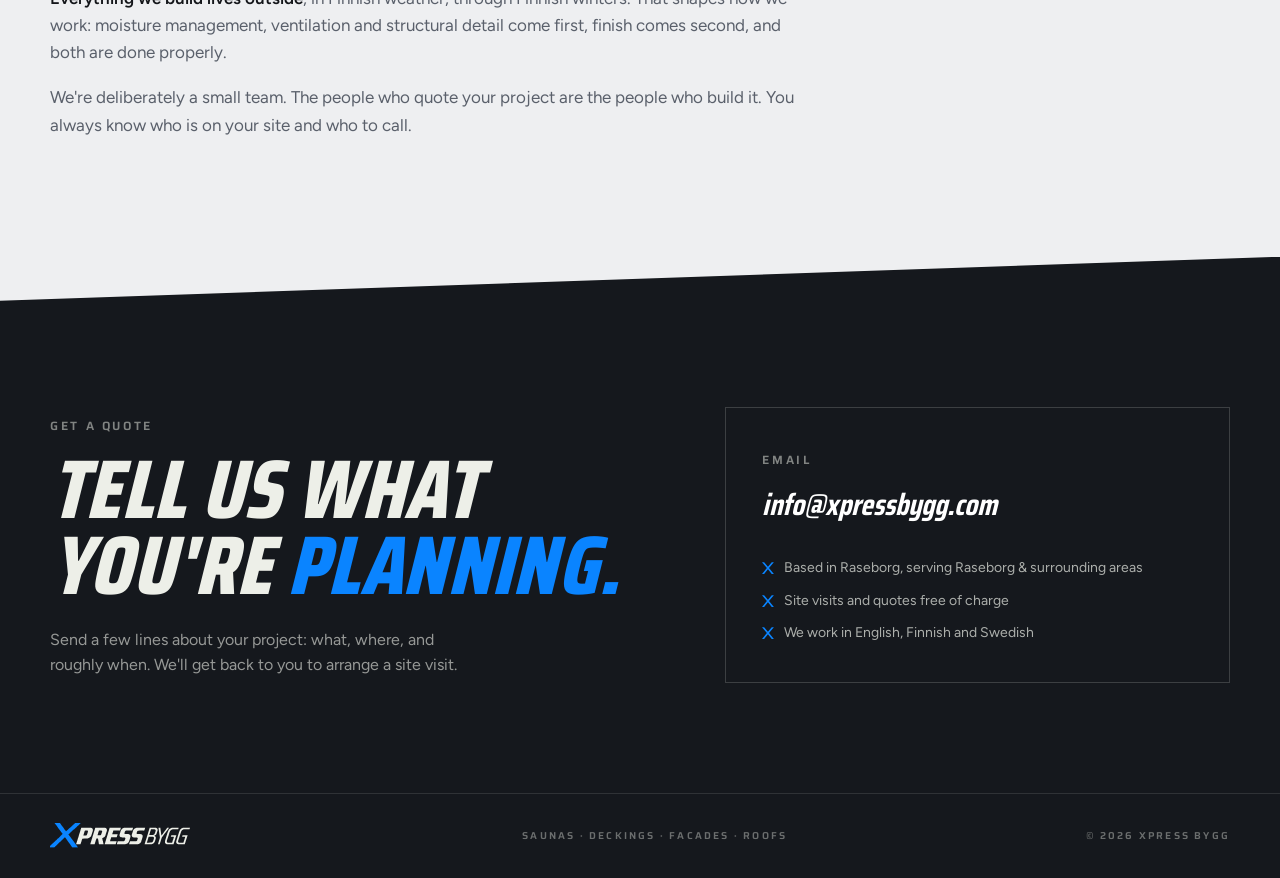
<file: en/index.html>
<!DOCTYPE html>
<html lang="en">
<head>
<meta charset="UTF-8">
<meta name="viewport" content="width=device-width, initial-scale=1.0">
<meta name="description" content="Xpress Bygg: saunas, deckings, facades and roofs. Skilled Nordic craftsmen based in Finland. Fixed quotes, clean work, built to last.">
<meta property="og:title" content="Xpress Bygg | Saunas, Deckings, Facades, Roofs">
<meta property="og:description" content="Skilled Nordic craftsmen in Finland. Fixed quotes, clean work, built to last.">
<meta property="og:image" content="/logo.png">
<link rel="alternate" hreflang="sv" href="https://xpressbygg.com/">
<link rel="alternate" hreflang="fi" href="https://xpressbygg.com/fi/">
<link rel="alternate" hreflang="en" href="https://xpressbygg.com/en/">
<link rel="alternate" hreflang="x-default" href="https://xpressbygg.com/">
<title>Xpress Bygg | Saunas · Deckings · Facades · Roofs</title>
<link rel="preconnect" href="https://fonts.googleapis.com">
<link rel="preconnect" href="https://fonts.gstatic.com" crossorigin>
<link href="https://fonts.googleapis.com/css2?family=Saira+Condensed:ital,wght@0,600;0,800;1,700;1,800&family=Saira:wght@500;600&family=Figtree:wght@400;500;600&display=swap" rel="stylesheet">
<style>
*,*::before,*::after{margin:0;padding:0;box-sizing:border-box}

:root{
  --paper:#EEEFF1;        /* light concrete */
  --panel:#E3E5E8;
  --ink:#14161A;
  --muted:#5A606B;
  --line:rgba(20,22,26,.14);
  --accent:#0A84FF;
  --accent-deep:#0060DF;
  --night:#15181D;        /* dark band only */
  --slant:-12deg;
  --radius:2px;
}

html{scroll-behavior:smooth;overflow-x:clip}
body{
  background:var(--paper);
  color:var(--ink);
  font-family:'Figtree',system-ui,sans-serif;
  font-size:16px;
  line-height:1.6;
  -webkit-font-smoothing:antialiased;
  overflow-x:hidden;
}

::selection{background:var(--accent);color:#fff}

img{max-width:100%;display:block}
a{color:inherit}

/* ── type helpers ─────────────────────── */
.display{
  font-family:'Saira Condensed',sans-serif;
  font-style:italic;
  font-weight:800;
  text-transform:uppercase;
  line-height:.92;
  letter-spacing:.005em;
}
.label{
  font-family:'Saira',sans-serif;
  font-weight:600;
  font-size:12px;
  letter-spacing:.22em;
  text-transform:uppercase;
  color:var(--muted);
}

/* X bullet: the logo glyph as a marker */
.xmark{display:inline-block;width:.85em;height:.85em;flex-shrink:0;transform:translateY(.08em)}

/* ── NAV ──────────────────────────────── */
header{
  position:fixed;top:0;left:0;right:0;z-index:100;
  background:color-mix(in srgb, var(--paper) 88%, transparent);
  backdrop-filter:blur(10px);
  border-bottom:1px solid var(--line);
}
.nav-inner{
  max-width:1180px;margin:0 auto;
  display:flex;align-items:center;justify-content:space-between;
  padding:14px 28px;
}
.brand{display:flex;align-items:center;gap:7px;text-decoration:none;color:var(--ink)}
.logo{display:block;height:32px;width:auto}
nav ul{display:flex;gap:30px;list-style:none;align-items:center}
nav a{
  font-family:'Saira',sans-serif;font-weight:600;font-size:12px;
  letter-spacing:.18em;text-transform:uppercase;
  text-decoration:none;color:var(--ink);
  padding:4px 0;border-bottom:2px solid transparent;
  transition:border-color .2s;
}
nav a:hover{border-color:var(--accent)}
.nav-cta{
  background:var(--ink);color:#fff !important;
  padding:9px 18px !important;border:none !important;
  clip-path:polygon(8px 0,100% 0,calc(100% - 8px) 100%,0 100%);
  transition:background .2s;
}
.nav-cta:hover{background:var(--accent-deep)}
.lang{display:flex;gap:2px;margin-left:6px}
.lang a{font-size:11px;padding:4px 6px;border-bottom:none !important;color:var(--muted)}
.lang a:hover{color:var(--ink)}
.lang a[aria-current]{color:var(--ink);border-bottom:2px solid var(--accent) !important}

/* ── HERO ─────────────────────────────── */
.hero{
  position:relative;
  padding:170px 28px 110px;
  max-width:1180px;margin:0 auto;
  overflow-x:visible;overflow-y:clip;
}
.hero-x{
  position:absolute;
  right:-150px;top:calc(50% + 28px);
  transform:translateY(-50%);
  width:min(70vw,860px);height:auto;
  opacity:.10;
  pointer-events:none;
  z-index:0;
}
.hero-x polygon{stroke-width:15px}
@media(min-width:881px){
  .hero{min-height:880px;display:flex;flex-direction:column;justify-content:center;padding-top:110px;padding-bottom:60px}
}
.hero-content{position:relative;z-index:1;max-width:820px}
.hero-kicker{
  display:inline-flex;align-items:center;gap:10px;
  margin-bottom:26px;
}
.hero h1{
  font-size:clamp(34px,8.6vw,112px);
}
.hero h1 .line{display:block;white-space:nowrap}
.hero h1 .accent{color:var(--accent)}
.hero-sub{
  margin-top:28px;
  max-width:520px;
  font-size:17px;
  color:var(--muted);
}
.hero-actions{margin-top:38px;display:flex;gap:16px;flex-wrap:wrap}
.btn{
  font-family:'Saira',sans-serif;font-weight:600;font-size:13px;
  letter-spacing:.16em;text-transform:uppercase;
  text-decoration:none;
  padding:15px 30px;
  clip-path:polygon(10px 0,100% 0,calc(100% - 10px) 100%,0 100%);
  transition:background .2s,color .2s;
  display:inline-block;
}
.btn-solid{background:var(--ink);color:#fff}
.btn-solid:hover{background:var(--accent-deep)}
.btn-ghost{background:var(--panel);color:var(--ink)}
.btn-ghost:hover{background:var(--accent);color:#fff}

/* service ticker strip under hero */
.strip{
  border-top:1px solid var(--line);
  border-bottom:1px solid var(--line);
  background:var(--panel);
}
.strip-inner{
  max-width:1180px;margin:0 auto;
  display:grid;grid-template-columns:repeat(4,1fr);
}
.strip a{
  display:flex;align-items:center;justify-content:center;gap:10px;
  padding:18px 10px;
  font-family:'Saira Condensed',sans-serif;font-style:italic;font-weight:700;
  font-size:20px;letter-spacing:.04em;text-transform:uppercase;
  text-decoration:none;
  border-right:1px solid var(--line);
  transition:background .2s,color .2s;
}
.strip a:last-child{border-right:none}
.strip a:hover{background:var(--ink);color:#fff}

/* ── SECTIONS ─────────────────────────── */
section{padding:100px 28px}
.container{max-width:1180px;margin:0 auto}
.sec-head{display:flex;flex-direction:column;align-items:flex-start;gap:14px;margin-bottom:56px}
.sec-head h2{font-size:clamp(38px,5.4vw,68px)}
.sec-head h2 .accent{color:var(--accent)}

/* services */
.svc-grid{
  display:grid;grid-template-columns:1fr 1fr;gap:56px 64px;
}
.svc{position:relative}
.svc svg.illu{display:block;width:100%;max-width:320px;height:auto;aspect-ratio:2/1;margin:0 auto 22px}
.svc h3{
  font-family:'Saira Condensed',sans-serif;font-style:italic;font-weight:800;
  text-transform:uppercase;font-size:30px;letter-spacing:.02em;
  margin-bottom:10px;
}
.svc h3 em{font-style:italic;color:var(--accent)}
.svc p{color:var(--muted);font-size:15px}
.svc ul{list-style:none;margin-top:16px;display:grid;gap:8px}
.svc li{display:flex;gap:10px;font-size:14px;align-items:flex-start}
.svc li .xmark{margin-top:4px}

/* process */
#process{background:var(--panel);border-top:1px solid var(--line);border-bottom:1px solid var(--line)}
.steps{display:grid;grid-template-columns:repeat(4,1fr);gap:1px;background:var(--line);border:1px solid var(--line)}
.step{background:var(--panel);padding:32px 26px 36px}
.step-num{
  font-family:'Saira Condensed',sans-serif;font-style:italic;font-weight:800;
  font-size:52px;color:var(--accent);line-height:1;display:block;margin-bottom:14px;
}
.step h3{font-family:'Saira',sans-serif;font-weight:600;font-size:15px;letter-spacing:.1em;text-transform:uppercase;margin-bottom:10px}
.step p{font-size:14px;color:var(--muted)}

/* why us */
.why-layout{max-width:760px}
.why-copy p{font-size:17px;color:var(--muted);margin-bottom:18px}
.why-copy p strong{color:var(--ink);font-weight:600}

/* ── CONTACT (single dark band) ───────── */
#contact{
  background:var(--night);
  color:#EDEFE8;
  clip-path:polygon(0 44px,100% 0,100% 100%,0 100%);
  padding:150px 28px 110px;
  margin-top:0;
}
.contact-inner{max-width:1180px;margin:0 auto;display:grid;grid-template-columns:1.2fr 1fr;gap:70px;align-items:center}
#contact h2{font-size:clamp(44px,6.5vw,84px)}
#contact h2 .accent{color:var(--accent)}
#contact .contact-note{margin-top:22px;color:rgba(237,239,232,.6);max-width:440px;font-size:16px}
.contact-card{
  border:1px solid rgba(237,239,232,.18);
  padding:38px 36px;
}
.contact-card .label{color:rgba(237,239,232,.5)}
.contact-card a.mail{
  display:block;
  font-family:'Saira Condensed',sans-serif;font-style:italic;font-weight:700;
  font-size:clamp(22px,2.6vw,30px);
  color:#fff;text-decoration:none;
  margin:10px 0 26px;
  word-break:break-all;
  border-bottom:2px solid transparent;
  width:fit-content;
  transition:color .2s;
}
.contact-card a.mail:hover{color:var(--accent)}
.contact-card .meta{display:grid;gap:10px}
.contact-card .meta div{display:flex;gap:10px;align-items:flex-start;font-size:14px;color:rgba(237,239,232,.7)}
.contact-card .meta .xmark{margin-top:4px}

/* footer */
footer{background:var(--night);color:rgba(237,239,232,.45);padding:26px 28px;border-top:1px solid rgba(237,239,232,.12)}
.foot-inner{max-width:1180px;margin:0 auto;display:flex;justify-content:space-between;align-items:center;gap:16px;flex-wrap:wrap}
.foot-inner .brand{transform:scale(.82);transform-origin:left center}
.foot-inner .label{color:rgba(237,239,232,.4);font-size:10px}

/* ── reveal ───────────────────────────── */
.reveal{opacity:0;transform:translateY(22px);transition:opacity .7s ease,transform .7s ease}
.reveal.visible{opacity:1;transform:translateY(0)}
@media (prefers-reduced-motion:reduce){
  html{scroll-behavior:auto}
  .reveal{opacity:1;transform:none;transition:none}
}
a:focus-visible,.btn:focus-visible{outline:3px solid var(--accent);outline-offset:3px}

/* ── mobile ───────────────────────────── */
@media(max-width:880px){
  nav ul{gap:18px}
  nav ul li.hide-m{display:none}
  .hero{padding:140px 20px 80px}
  .hero-x{right:-150px;width:560px;opacity:.07}
  .hero-x polygon{stroke-width:10px}
  .strip-inner{grid-template-columns:1fr 1fr}
  .strip a{border-bottom:1px solid var(--line)}
  .strip a:nth-child(2n){border-right:none}
  section{padding:72px 20px}
  .svc-grid{grid-template-columns:1fr}
  .steps{grid-template-columns:1fr 1fr}
  .contact-inner{grid-template-columns:1fr;gap:44px}
  #contact{clip-path:polygon(0 26px,100% 0,100% 100%,0 100%);padding:110px 20px 90px}
}
@media(max-width:600px){
  nav ul li:has(.nav-cta){display:none}
  .lang{margin-left:0}
}
@media(max-width:520px){
  .steps{grid-template-columns:1fr}
  .nav-inner{padding:12px 16px}
  .logo{height:26px}
}
</style>
</head>
<body>

<!-- reusable X glyph -->
<svg width="0" height="0" style="position:absolute" aria-hidden="true">
  <defs>
    <g id="xglyph">
      <polygon points="18,0 50,38 82,0 100,0 59,49 100,98 82,98 50,60 18,98 0,98 41,49 0,0"/>
    </g>
    <symbol id="logo" viewBox="15 13 1297 240">
      <path fill="var(--accent)" d="M17.9 251.0C17.6 250.8 17.3 250.4 17.3 250.2C17.3 249.7 32.2 235.1 48.8 219.4C54.9 213.6 60.4 208.3 61.2 207.5C61.9 206.7 62.8 205.9 63.1 205.8C63.4 205.6 64.9 204.3 66.4 202.8C73.3 196.3 80.1 189.9 82.7 187.5C84.2 186.1 88.2 182.3 91.5 179.2C94.8 176.0 98.4 172.7 99.5 171.7C102.1 169.2 108.5 163.2 122.5 149.8C126.0 146.5 130.0 142.7 131.3 141.5C136.8 136.5 143.6 130.1 144.7 128.8L145.7 127.7L144.5 125.8C143.8 124.8 142.5 122.9 141.5 121.7C140.6 120.4 138.9 118.2 137.9 116.6C136.8 115.1 134.9 112.4 133.6 110.6C132.3 108.8 130.3 106.1 129.2 104.7C128.1 103.2 123.5 97.1 119.1 91.1C111.9 81.4 106.3 73.8 103.4 69.8C102.8 69.1 101.5 67.3 100.3 65.8C99.2 64.4 96.3 60.5 93.9 57.3C91.5 54.1 87.8 49.2 85.7 46.4C83.6 43.6 80.9 40.1 79.8 38.6C78.6 37.1 77.1 35.1 76.4 34.2C75.7 33.3 73.6 30.4 71.7 27.8C69.7 25.2 67.3 22.0 66.2 20.5C63.9 17.5 63.4 16.2 64.3 15.7C64.7 15.5 73.3 15.3 88.1 15.3C109.7 15.3 111.3 15.4 111.9 15.9C112.6 16.5 119.8 26.1 133.5 44.7C137.2 49.7 140.8 54.5 141.5 55.4C142.3 56.4 143.4 57.9 144.0 58.8C144.6 59.8 146.3 62.0 147.6 63.8C149.0 65.7 150.5 67.8 151.1 68.5C153.3 71.5 156.8 76.3 158.7 78.8C164.0 85.9 166.9 89.9 167.8 91.1C169.0 92.7 175.0 100.8 176.0 102.0C177.0 103.2 176.6 103.5 187.0 94.2C189.3 92.1 193.0 88.9 195.2 86.8C199.9 82.5 209.4 74.1 213.2 70.9C214.6 69.6 217.0 67.5 218.3 66.2C219.7 64.8 222.1 62.7 223.7 61.3C225.2 60.0 227.4 58.0 228.4 57.0C229.5 56.0 230.6 55.0 231.0 54.9C231.4 54.7 231.7 54.5 231.7 54.3C231.7 54.2 233.4 52.5 235.6 50.6C237.7 48.7 241.0 45.7 242.9 43.9C244.7 42.1 246.8 40.2 247.5 39.6C248.2 39.1 251.8 35.8 255.5 32.4C261.3 26.9 266.6 22.1 272.3 17.1L274.1 15.5L298.9 15.5C318.1 15.5 323.8 15.6 323.9 15.9C324.1 16.4 320.6 20.2 317.9 22.5C316.8 23.4 314.0 26.0 311.7 28.2C307.6 32.1 303.8 35.5 293.8 44.7C291.1 47.1 287.4 50.5 285.7 52.2C283.9 53.8 281.2 56.3 279.7 57.7C278.1 59.0 276.3 60.7 275.7 61.3C275.0 62.0 273.2 63.6 271.7 65.0C270.1 66.3 268.3 68.0 267.6 68.7C266.9 69.3 265.3 70.8 264.0 72.0C262.6 73.2 261.0 74.7 260.3 75.4C259.7 76.0 257.8 77.7 256.2 79.2C254.5 80.6 250.4 84.4 247.0 87.5C237.6 96.1 235.3 98.2 229.6 103.2C226.8 105.7 222.1 109.9 219.3 112.4C216.5 115.0 212.5 118.5 210.5 120.3C204.7 125.5 199.9 129.9 199.2 130.6C198.6 131.3 198.6 131.3 200.1 133.6C200.9 134.8 203.4 138.3 205.7 141.4C209.9 147.1 212.0 149.9 219.8 160.6C229.2 173.4 233.5 179.2 234.8 181.0C235.5 181.8 237.8 185.0 240.0 188.0C248.3 199.4 250.9 202.9 253.5 206.2C255.0 208.1 257.0 210.7 257.9 212.1C258.9 213.4 260.7 215.9 261.9 217.6C263.2 219.3 264.9 221.7 265.8 222.9C266.7 224.2 269.4 228.0 272.0 231.4C274.5 234.8 277.8 239.5 279.5 241.8C281.2 244.1 282.9 246.6 283.4 247.3C285.1 249.4 285.4 250.2 284.8 250.8C284.3 251.3 281.6 251.3 260.0 251.3C239.1 251.3 235.5 251.3 234.7 250.8C234.2 250.6 233.3 249.6 232.7 248.6C232.1 247.6 231.0 245.9 230.1 244.8C229.3 243.7 228.2 242.2 227.7 241.5C224.8 237.3 214.4 222.9 213.2 221.3C212.4 220.3 211.2 218.6 210.5 217.5C209.7 216.4 208.1 214.0 206.7 212.2C199.3 202.2 195.4 196.8 192.9 193.3C192.0 191.8 189.9 189.0 188.3 186.9C183.9 180.9 182.8 179.3 181.0 176.8C180.1 175.5 179.2 174.3 179.0 174.1C178.8 174.0 177.3 172.0 175.8 169.7C174.3 167.4 172.2 164.4 171.1 163.0C170.0 161.6 168.8 159.9 168.3 159.3C167.9 158.6 167.3 157.9 167.0 157.8C166.7 157.7 165.8 158.4 164.7 159.4C163.7 160.4 159.9 164.0 156.3 167.3C152.8 170.7 147.6 175.6 144.9 178.1C142.1 180.7 137.9 184.7 135.5 187.0C133.1 189.3 126.1 196.0 119.8 202.0C113.6 207.9 106.2 215.0 103.5 217.7C100.8 220.3 97.9 223.0 97.2 223.7C95.8 224.8 82.0 238.1 77.8 242.2C76.6 243.5 74.7 245.3 73.7 246.2C72.7 247.1 71.3 248.5 70.6 249.3C69.9 250.1 68.9 250.8 68.5 251.0C67.3 251.5 18.7 251.4 17.9 251.0Z"/>
      <path fill="currentColor" d="M661.0 222.1C652.0 221.9 642.1 221.2 641.8 220.9C641.4 220.6 641.8 219.2 643.2 214.8C648.0 199.9 650.1 193.8 650.4 193.4C650.7 193.1 652.2 193.1 656.7 193.3C665.1 193.8 703.1 193.8 705.5 193.3C708.9 192.7 712.4 190.4 713.6 188.0C714.0 187.4 715.1 184.3 716.0 181.1C717.0 178.0 718.2 173.9 718.9 172.0C720.9 165.9 720.3 163.3 716.6 161.7C714.9 160.9 714.4 160.9 702.0 160.6C684.9 160.3 680.9 159.7 674.1 156.2C670.5 154.4 666.7 148.8 666.0 144.3C665.5 141.7 665.8 136.2 666.5 133.7C667.2 131.3 668.9 125.7 670.6 120.1C671.4 117.7 672.0 115.5 672.0 115.3C672.0 115.0 672.7 112.5 673.6 109.6C674.5 106.8 675.8 102.9 676.3 101.0C679.0 92.6 681.7 88.0 687.7 82.0C691.3 78.4 692.6 77.4 697.4 74.7C698.8 74.0 703.3 72.4 708.0 70.9L710.5 70.2L742.2 70.1C775.5 69.9 789.2 70.3 789.6 71.2C789.7 71.5 789.4 72.8 788.9 74.1C788.4 75.4 787.7 77.5 787.4 78.7C787.0 79.9 785.8 83.5 784.7 86.7C783.5 89.9 782.3 93.5 781.9 94.7L781.1 96.8L778.1 96.8C776.5 96.8 764.8 96.7 752.2 96.5C736.4 96.3 728.4 96.4 726.7 96.6C722.8 97.2 719.1 99.3 717.0 102.3C716.5 103.0 715.5 105.5 714.7 107.8C714.0 110.2 712.8 113.9 712.1 116.0C711.2 118.9 710.9 120.4 710.9 122.2C710.8 124.5 710.9 124.7 712.0 125.8C713.8 127.7 714.8 127.8 729.8 127.8C742.0 127.9 743.5 127.9 746.7 128.6C751.8 129.6 753.2 130.1 756.2 131.6C762.0 134.5 764.9 138.1 765.9 143.4C767.1 149.8 766.0 154.9 758.8 177.2C757.4 181.6 756.0 186.1 755.6 187.3C753.3 195.3 751.9 198.4 748.8 202.8C744.5 209.0 738.8 214.1 732.1 217.4C727.2 219.9 722.1 221.4 717.0 222.0C714.3 222.3 670.9 222.4 661.0 222.1ZM771.2 222.1C770.1 222.1 765.9 221.9 761.8 221.7C757.8 221.5 754.4 221.2 754.2 221.0C753.8 220.6 755.1 216.2 759.8 202.0C761.2 197.5 762.6 193.6 762.9 193.4C763.2 192.9 764.2 192.9 769.6 193.3C777.1 193.8 814.6 193.8 817.4 193.3C821.9 192.6 826.0 189.5 827.3 186.1C828.4 182.9 831.4 173.4 832.3 170.0C833.1 166.9 833.1 166.8 832.5 165.3C831.8 163.5 830.6 162.4 828.2 161.5C826.7 161.0 824.8 160.9 813.7 160.7C806.6 160.5 799.9 160.2 798.8 160.0C790.7 158.5 785.2 156.2 782.3 153.1C780.2 150.8 778.4 147.2 778.0 144.3C777.8 143.1 777.7 140.7 777.8 138.9C778.0 135.1 777.8 135.7 786.7 107.7C787.4 105.4 788.0 103.3 788.0 103.1C788.0 102.3 789.7 97.6 791.1 94.5C793.8 88.6 797.0 84.2 801.6 80.2C807.4 75.2 812.9 72.6 822.0 70.6C825.1 69.9 825.7 69.9 857.2 69.9C891.4 70.0 899.8 70.2 900.3 71.0C900.5 71.3 900.4 71.9 900.1 72.6C899.5 74.2 897.7 79.1 897.2 81.0C896.3 83.9 891.9 96.5 891.7 96.8C891.5 96.9 886.1 96.9 879.6 96.7C873.1 96.6 860.7 96.5 852.0 96.6L836.2 96.9L834.2 97.7C831.7 98.8 829.4 100.8 828.3 102.9C827.3 104.6 825.3 110.6 822.5 119.6C821.6 122.7 821.9 124.6 823.7 126.2C825.4 127.7 826.5 127.8 841.0 128.0C856.4 128.3 859.1 128.6 865.3 130.8C876.2 134.8 880.0 143.0 877.0 155.6C876.0 159.8 874.9 163.4 871.6 173.6C870.7 176.4 870.0 178.9 870.0 179.1C870.0 179.7 866.1 191.7 864.8 195.2C863.0 200.0 859.8 205.0 856.1 208.9C849.7 215.5 843.6 218.9 833.7 221.5C831.7 222.1 828.6 222.1 802.3 222.2C786.3 222.2 772.3 222.2 771.2 222.1ZM1101.3 222.2C1101.1 222.1 1099.7 221.9 1098.3 221.7C1092.5 220.7 1086.9 217.1 1084.5 212.9C1082.2 208.7 1081.6 206.6 1081.4 201.5C1081.2 196.3 1081.8 192.7 1083.7 186.0C1084.3 184.1 1084.9 181.8 1085.2 180.8C1085.4 179.9 1086.4 176.9 1087.3 174.2C1088.2 171.4 1089.1 168.6 1089.3 168.0C1089.5 167.4 1090.2 165.1 1090.8 163.0C1091.5 160.9 1092.9 156.5 1093.8 153.3C1096.0 146.2 1096.4 144.9 1098.0 139.8C1100.3 132.5 1101.0 130.2 1101.0 129.8C1101.0 129.4 1101.2 128.8 1103.0 123.2C1103.5 121.5 1104.8 117.5 1105.9 114.2C1107.9 107.6 1111.8 97.9 1113.4 95.0C1116.3 89.8 1119.6 85.4 1122.7 82.4C1128.2 77.0 1132.6 74.3 1140.0 71.8L1144.8 70.2L1169.5 70.1C1193.9 69.9 1205.9 70.3 1206.4 71.1C1206.5 71.3 1206.2 72.6 1205.8 74.0C1203.6 80.6 1202.3 84.2 1202.0 84.5C1201.8 84.7 1192.4 84.8 1176.2 84.8C1151.0 84.8 1150.8 84.8 1148.3 85.6C1144.9 86.5 1141.1 88.1 1139.7 89.2C1139.0 89.6 1138.3 90.0 1138.1 90.0C1137.3 90.0 1132.3 95.4 1130.3 98.3C1128.3 101.4 1127.5 102.9 1125.4 108.2C1123.8 112.2 1119.9 123.7 1118.8 127.8C1118.3 129.5 1116.5 135.1 1114.8 140.3C1113.1 145.6 1111.4 151.0 1110.9 152.5C1109.4 157.4 1104.9 171.1 1103.1 176.5C1100.8 183.6 1098.6 191.9 1098.4 194.9C1098.1 199.0 1100.1 203.8 1102.9 205.4C1103.5 205.8 1105.0 206.4 1106.2 206.8C1108.4 207.5 1109.0 207.5 1127.2 207.6C1141.4 207.6 1146.0 207.6 1146.6 207.2C1147.3 206.9 1147.7 206.0 1148.7 203.0C1149.5 200.9 1150.4 197.8 1150.9 196.0C1152.1 191.3 1152.1 191.2 1154.1 185.5C1155.1 182.6 1156.6 177.9 1157.5 175.2C1159.4 168.8 1162.1 160.2 1163.1 157.1C1163.7 155.4 1163.8 154.6 1163.6 154.4C1163.3 154.1 1158.6 154.0 1149.1 154.0C1137.3 154.0 1135.0 153.9 1134.8 153.5C1134.6 153.1 1137.1 145.0 1138.8 140.5L1139.5 138.5L1146.5 138.3C1150.4 138.2 1160.6 138.1 1169.2 138.0C1186.6 138.0 1186.6 138.0 1185.7 139.9C1185.3 140.8 1184.9 141.9 1184.3 144.5C1183.9 146.4 1179.1 161.0 1170.8 186.2C1169.7 189.7 1168.3 193.8 1167.8 195.5C1166.1 201.3 1163.9 208.2 1162.0 214.1C1160.9 217.3 1160.0 220.2 1160.0 220.5C1160.0 220.7 1159.8 221.1 1159.6 221.2C1159.4 221.4 1154.6 221.6 1149.0 221.7C1136.3 222.0 1102.0 222.3 1101.3 222.2ZM1202.3 222.0C1194.5 220.8 1188.4 216.3 1186.0 210.1C1185.1 207.8 1184.3 203.3 1184.3 200.7C1184.3 196.2 1187.3 184.0 1191.0 173.5C1191.5 172.0 1192.9 167.6 1194.1 163.7C1195.3 159.7 1197.1 154.1 1198.0 151.2C1199.9 145.2 1200.4 143.7 1202.3 136.7C1203.0 134.0 1204.4 129.6 1205.3 126.8C1206.2 124.1 1207.2 120.9 1207.5 119.8C1208.8 115.4 1211.4 107.9 1212.9 103.8C1217.8 91.0 1222.8 84.0 1231.3 77.7C1234.8 75.2 1237.1 73.9 1241.5 72.5C1248.8 69.9 1247.9 70.0 1276.0 70.0C1304.1 70.0 1310.3 70.2 1310.6 70.9C1310.7 71.2 1310.6 71.7 1310.4 72.0C1310.2 72.4 1309.2 75.0 1308.3 77.9C1307.4 80.8 1306.4 83.6 1306.1 84.0L1305.7 84.9L1282.1 84.7C1256.6 84.6 1254.4 84.7 1249.0 86.2C1242.3 88.2 1237.4 91.9 1233.5 98.2C1231.4 101.6 1231.1 102.2 1229.3 106.3C1227.6 110.5 1227.2 111.7 1222.3 126.7C1220.6 131.9 1218.7 137.7 1218.1 139.6C1217.5 141.5 1217.0 143.2 1217.0 143.5C1217.0 143.9 1216.4 145.8 1212.5 157.8C1211.2 162.0 1209.9 166.2 1209.7 167.0C1209.4 167.8 1208.1 172.1 1206.7 176.5C1202.2 190.2 1201.3 194.2 1201.9 198.1C1202.6 202.5 1204.9 205.3 1208.9 206.6C1212.8 207.9 1216.7 208.1 1233.7 207.9C1248.0 207.7 1249.6 207.6 1250.1 207.1C1250.4 206.8 1251.1 205.1 1251.6 203.3C1253.2 198.4 1257.5 184.6 1259.0 180.0C1259.7 177.7 1261.3 172.6 1262.5 168.7C1263.6 164.7 1265.1 160.0 1265.7 158.3C1266.3 156.5 1266.7 154.8 1266.5 154.5C1266.4 154.1 1264.6 154.0 1252.4 154.0C1243.2 154.0 1238.3 153.9 1238.2 153.7C1238.0 153.5 1238.4 152.0 1238.9 150.4C1239.8 148.0 1242.1 140.6 1242.5 139.1C1242.6 138.8 1243.0 138.5 1243.5 138.3C1244.0 138.1 1253.1 138.0 1266.3 138.0C1290.8 138.1 1289.6 137.9 1288.6 140.3C1287.9 141.9 1283.0 157.1 1283.0 157.6C1283.0 157.8 1281.3 163.2 1279.2 169.6C1275.7 180.2 1272.3 190.7 1268.5 202.5C1267.7 205.1 1267.0 207.4 1267.0 207.7C1267.0 208.0 1266.6 209.5 1266.1 211.1C1265.5 212.6 1264.6 215.4 1264.0 217.3C1263.4 219.3 1262.7 221.0 1262.6 221.2C1262.2 221.6 1251.3 221.9 1225.8 222.1C1212.4 222.2 1203.7 222.2 1202.3 222.0ZM269.1 221.1C269.0 220.9 269.1 220.1 269.4 219.4C270.6 216.5 273.7 207.1 275.3 201.5C276.3 197.8 277.5 193.7 279.5 187.3C280.4 184.7 281.5 181.1 282.0 179.3C282.6 177.6 283.5 174.7 284.0 173.0C284.6 171.3 285.7 167.7 286.5 165.2C287.7 161.1 289.0 157.2 292.2 147.2C292.6 145.8 293.0 144.3 293.0 144.0C293.0 143.7 294.1 140.3 295.4 136.3C296.7 132.4 297.9 128.7 298.0 128.2C298.4 126.8 301.1 117.9 305.5 104.2C308.4 94.9 308.5 94.5 309.0 92.4C309.3 90.7 309.7 89.3 312.2 81.7C312.8 79.7 313.8 76.6 314.3 74.7C314.9 72.7 315.7 70.9 315.9 70.6C316.4 70.0 318.6 70.0 359.1 70.1L401.8 70.2L405.0 71.1C414.0 73.5 417.4 75.9 420.3 81.7C422.1 85.2 422.5 87.3 422.2 92.3C422.0 97.0 421.6 98.7 418.2 109.3C417.1 113.1 415.8 117.0 415.5 118.0C415.2 119.0 413.6 124.4 411.8 130.0C410.0 135.6 408.4 140.9 408.2 141.7C407.2 145.1 404.2 150.2 401.1 153.9C394.1 162.2 385.5 166.9 373.7 169.1C370.1 169.7 368.0 169.8 347.6 170.0L325.3 170.2L324.3 173.0C323.8 174.6 322.4 179.2 321.2 183.3C320.0 187.5 318.3 192.9 317.5 195.3C316.7 197.8 315.5 201.8 314.7 204.2C310.3 218.4 309.3 221.3 308.8 221.5C308.5 221.6 299.5 221.7 288.8 221.7C271.5 221.7 269.3 221.6 269.1 221.1ZM398.4 221.1C398.3 220.8 398.5 219.9 398.8 219.0C399.0 218.2 399.7 216.2 400.2 214.5C400.7 212.8 401.6 209.8 402.2 207.8C402.9 205.8 403.7 203.0 404.2 201.7C407.1 192.0 408.0 189.3 408.5 187.5C408.8 186.4 409.6 183.6 410.4 181.3C411.1 179.0 411.8 176.7 412.0 176.2C412.6 174.2 416.3 161.8 417.1 159.2C417.6 157.7 418.6 154.2 419.4 151.5C420.3 148.7 421.7 144.2 422.6 141.3C425.0 134.2 425.0 134.2 425.0 133.7C425.0 133.2 426.2 129.4 428.5 121.8C430.0 117.2 430.5 115.7 432.8 108.0C434.7 101.9 436.9 94.8 439.3 87.2C440.0 85.0 440.8 82.3 441.0 81.3C441.7 78.4 444.0 71.2 444.5 70.7C444.9 70.3 450.5 70.2 487.3 70.2C526.6 70.2 529.7 70.2 532.3 70.8C538.8 72.1 542.9 74.0 545.9 77.0C549.3 80.4 551.0 85.1 551.0 91.3C551.0 96.2 549.9 100.4 544.5 117.0C541.5 126.1 540.5 129.3 539.3 133.5C537.6 139.6 535.0 145.9 532.1 150.5C531.6 151.2 529.5 153.5 527.5 155.5C522.5 160.4 518.4 162.7 511.2 164.8C509.7 165.2 508.4 165.8 508.2 166.1C507.8 166.7 510.5 180.0 513.6 192.8C514.4 195.8 515.4 200.2 516.0 202.7C516.6 205.1 517.5 209.0 518.0 211.2C519.7 218.5 520.1 220.6 519.9 221.1C519.7 221.6 517.6 221.7 499.0 221.7L478.3 221.7L478.0 220.9C477.6 219.9 474.4 201.7 474.0 197.8C473.8 196.2 473.5 194.2 473.3 193.5C473.2 192.8 472.7 190.4 472.3 188.3C472.0 186.2 471.5 183.8 471.3 183.0C470.9 180.7 469.8 174.5 469.3 171.6C469.0 169.4 468.8 169.0 468.2 168.8C467.8 168.7 464.6 168.8 461.0 168.9L454.6 169.2L452.8 174.7C451.8 177.7 450.6 181.7 450.0 183.7C449.4 185.6 448.0 189.9 446.9 193.3C445.8 196.7 444.7 200.2 444.5 201.0C443.8 203.4 442.3 208.1 441.8 209.5C441.6 210.2 441.2 211.7 441.0 212.7C440.2 216.4 438.6 221.0 438.0 221.3C437.6 221.5 430.1 221.7 418.0 221.7C400.5 221.7 398.6 221.6 398.4 221.1ZM530.6 221.4C530.2 221.0 530.3 220.2 531.9 215.4C533.9 209.0 533.8 209.3 535.5 203.3C536.4 200.5 537.6 196.4 538.3 194.2C539.0 192.0 539.8 189.5 540.0 188.7C540.5 186.7 542.5 180.3 546.9 166.2C548.0 162.7 549.6 157.5 550.5 154.7C553.6 144.4 554.4 141.8 555.4 139.0C555.9 137.4 556.6 135.1 556.8 133.8C557.1 132.5 558.1 129.2 559.1 126.3C560.0 123.5 560.8 120.7 561.0 120.2C561.1 119.6 562.1 116.3 563.2 112.8C564.2 109.4 566.2 102.8 567.5 98.2C568.8 93.6 570.6 87.6 571.4 84.8C572.3 82.1 573.0 79.3 573.2 78.7C573.6 76.2 575.4 71.0 575.9 70.6C576.3 70.2 585.6 70.2 624.6 70.1C651.1 70.1 674.1 70.1 675.6 70.2C678.1 70.4 678.3 70.5 678.3 71.1C678.3 71.8 677.2 75.7 673.9 86.0C672.9 89.0 671.8 92.6 671.4 93.9C671.0 95.2 670.5 96.4 670.3 96.5C670.1 96.7 656.5 96.7 640.1 96.7C609.9 96.6 609.0 96.6 609.0 97.8C609.0 98.1 608.5 99.9 607.8 101.9C607.1 103.9 606.2 106.8 605.8 108.3C605.4 109.9 604.6 112.8 603.9 114.8C600.7 124.6 599.3 129.2 599.3 129.7C599.3 130.2 600.2 130.3 606.8 130.5C610.8 130.6 621.9 130.6 631.3 130.5C646.0 130.4 648.4 130.4 648.6 130.9C648.7 131.3 648.2 133.8 647.7 135.2C647.5 135.5 646.9 137.5 646.2 139.5C642.8 150.3 640.6 156.9 640.1 157.4C639.9 157.6 630.6 157.8 615.0 157.9C601.3 158.0 590.1 158.1 590.1 158.1C589.8 158.4 588.5 162.1 587.5 165.5C585.6 171.7 584.8 174.3 583.3 178.8C582.6 181.2 581.8 183.6 581.6 184.2C581.5 184.7 581.0 186.4 580.5 188.0C579.3 191.7 579.1 193.0 579.7 193.0C580.0 193.0 593.4 193.0 609.6 193.0C635.3 193.0 639.0 193.0 639.2 193.5C639.5 194.3 638.5 198.3 635.8 206.5C634.6 210.2 632.1 218.7 631.8 219.9C631.7 220.5 631.3 221.2 631.0 221.3C630.3 221.7 530.9 221.8 530.6 221.4ZM895.5 221.2C895.4 220.9 895.9 218.8 896.6 216.4C897.4 214.1 898.7 209.9 899.5 207.2C900.4 204.4 901.3 201.3 901.7 200.3C902.0 199.3 902.5 197.5 902.8 196.3C903.1 195.1 904.0 192.4 904.7 190.2C905.4 188.0 906.3 185.1 906.7 183.8C907.1 182.5 908.3 178.6 909.5 175.0C911.4 169.0 914.3 159.9 915.5 156.3C915.7 155.5 916.8 152.0 918.0 148.5C919.1 145.0 920.4 140.7 920.9 139.0C921.7 136.1 922.9 132.4 926.1 122.2C926.8 120.1 928.4 114.6 929.8 109.9C931.2 105.2 932.9 99.8 933.5 97.8C934.2 95.8 935.2 92.2 935.9 89.8C936.5 87.5 937.5 83.9 938.2 81.8C938.8 79.8 939.8 76.5 940.4 74.5L941.5 70.8L966.8 70.6C995.1 70.3 997.4 70.4 1002.5 72.1C1006.4 73.4 1008.0 74.3 1010.0 76.6C1014.1 81.0 1015.6 87.2 1014.3 94.1C1014.0 96.0 1013.3 98.7 1012.9 100.1C1012.4 101.4 1011.4 104.8 1010.5 107.5C1009.6 110.2 1008.5 113.6 1008.0 115.0C1007.5 116.4 1006.9 118.2 1006.7 119.0C1005.6 122.7 1004.5 125.7 1003.6 127.5C1003.0 128.6 1002.3 130.0 1002.1 130.5C1001.3 132.1 997.8 136.1 995.9 137.8C993.7 139.7 989.9 141.8 985.6 143.6C984.3 144.2 984.6 144.6 986.7 145.4C989.1 146.3 992.2 148.2 993.9 149.7C997.8 153.3 999.2 160.9 997.5 168.3C996.7 171.5 991.5 188.7 990.7 190.8C990.5 191.2 990.0 192.7 989.5 194.1C988.3 197.7 985.5 203.4 983.8 205.7C981.7 208.4 977.7 212.4 975.2 214.1C972.8 215.9 967.9 218.3 965.2 219.3C958.5 221.6 957.0 221.7 924.1 221.7C899.3 221.7 895.6 221.6 895.5 221.2ZM1017.5 221.2C1017.4 221.0 1017.7 219.6 1018.1 218.3C1018.6 216.9 1019.0 215.3 1019.1 214.7C1019.4 213.5 1022.0 205.0 1024.5 197.5C1025.3 195.1 1026.4 191.6 1027.0 189.7C1029.6 180.9 1033.4 168.8 1034.6 165.2C1035.6 162.3 1035.1 155.0 1033.5 146.2C1033.2 144.7 1032.8 142.0 1032.5 140.2C1032.2 138.3 1031.8 135.6 1031.5 134.0C1031.2 132.4 1030.8 129.4 1030.5 127.3C1030.2 125.2 1029.8 122.1 1029.5 120.5C1029.3 118.9 1028.8 115.6 1028.5 113.3C1028.2 111.0 1027.8 107.9 1027.5 106.3C1025.1 91.0 1022.5 71.6 1022.8 71.0C1023.2 70.5 1038.5 70.6 1038.9 71.1C1039.3 71.5 1039.9 76.0 1041.2 86.3C1041.4 88.4 1041.9 92.0 1042.2 94.2C1042.5 96.4 1042.8 99.5 1043.0 101.2C1043.2 102.8 1043.5 104.9 1043.7 105.8C1043.9 106.8 1044.3 109.8 1044.7 112.7C1045.4 118.4 1045.8 121.0 1046.5 125.5C1046.8 127.1 1047.2 130.3 1047.5 132.5C1048.6 141.2 1048.8 142.3 1049.2 142.3C1049.4 142.3 1050.2 141.5 1050.9 140.5C1051.6 139.5 1053.3 137.2 1054.6 135.4C1056.0 133.6 1058.0 130.8 1059.1 129.2C1060.2 127.6 1062.4 124.6 1064.0 122.5C1065.6 120.5 1067.6 117.8 1068.5 116.5C1069.3 115.2 1071.1 112.7 1072.4 111.0C1073.8 109.2 1075.9 106.4 1077.2 104.6C1078.5 102.9 1080.4 100.3 1081.5 98.8C1082.5 97.3 1083.7 95.8 1084.0 95.4C1084.3 95.1 1084.8 94.4 1085.1 93.8C1085.5 93.3 1089.5 87.8 1094.1 81.8L1102.3 70.7L1110.5 70.7C1117.1 70.7 1118.7 70.8 1118.9 71.1C1119.1 71.6 1118.7 72.1 1110.7 82.6C1107.5 86.8 1104.0 91.4 1102.9 92.9C1101.8 94.5 1100.1 96.6 1099.3 97.8C1098.4 98.9 1096.7 101.2 1095.5 102.8C1094.4 104.5 1092.4 107.1 1091.1 108.7C1089.9 110.3 1088.0 112.7 1087.0 114.1C1084.7 117.3 1081.9 121.1 1076.0 128.8C1073.5 132.1 1070.9 135.6 1070.2 136.6C1069.5 137.7 1067.0 141.1 1064.6 144.3C1062.2 147.5 1059.4 151.3 1058.3 152.8C1057.2 154.3 1055.4 156.8 1054.2 158.3C1053.0 159.9 1052.0 161.3 1052.0 161.5C1052.0 161.7 1051.5 163.3 1051.0 165.0C1050.4 166.8 1049.9 168.6 1049.7 169.2C1049.4 170.2 1048.6 172.6 1042.7 191.0C1037.3 207.5 1035.1 214.6 1034.3 217.7C1033.9 219.2 1033.3 220.8 1033.1 221.1C1032.6 221.6 1031.8 221.7 1025.1 221.7C1019.1 221.7 1017.6 221.6 1017.5 221.2ZM957.3 206.4C966.3 204.5 971.5 198.9 975.0 187.4C975.7 185.1 977.4 179.6 978.7 175.3C981.0 167.8 981.1 167.4 981.1 164.0C981.2 160.9 981.1 160.3 980.3 158.9C978.8 155.9 975.8 153.9 971.2 152.6C969.0 152.0 967.3 152.0 951.0 152.0C937.3 152.0 933.1 152.1 932.8 152.4C932.4 152.9 930.2 159.6 928.2 166.7C927.5 169.0 926.0 173.8 924.8 177.3C922.7 183.9 921.1 189.0 920.0 193.0C919.7 194.2 918.6 197.6 917.7 200.5C915.9 206.2 915.8 206.8 916.4 207.1C916.6 207.2 925.2 207.3 935.3 207.2C953.0 207.1 954.0 207.1 957.3 206.4ZM361.2 140.5C366.1 138.9 368.0 136.3 370.5 127.5C370.8 126.4 371.9 123.0 372.8 119.8C377.8 103.9 378.2 101.9 376.7 99.5C376.3 98.9 375.3 98.0 374.5 97.6C373.2 96.9 372.8 96.8 361.2 96.7C354.6 96.7 349.0 96.8 348.8 96.9C348.6 97.1 348.0 98.7 347.4 100.7C346.7 102.6 345.7 106.0 345.0 108.2C344.3 110.4 343.3 113.6 342.8 115.3C342.0 118.5 340.8 122.2 338.4 130.0C337.6 132.3 336.8 135.1 336.5 136.2C336.2 137.3 335.7 138.7 335.5 139.3C335.3 140.0 335.2 140.7 335.2 140.9C335.4 141.2 338.0 141.3 347.0 141.3C358.5 141.3 358.7 141.3 361.2 140.5ZM484.8 139.9C490.2 139.8 490.6 139.8 492.3 139.0C496.7 136.9 498.2 134.7 500.5 126.5C500.8 125.4 501.5 123.1 502.0 121.5C504.0 115.1 504.9 112.1 505.5 110.2C505.8 109.1 506.3 107.5 506.5 106.7C506.8 106.0 507.0 104.2 507.0 102.8L507.0 100.2L505.5 98.8C504.7 98.1 503.7 97.3 503.1 97.2C502.6 97.0 496.8 96.8 490.2 96.8C478.9 96.6 478.1 96.7 477.5 97.2C476.8 97.8 475.1 102.8 473.3 109.7C472.6 112.6 472.1 114.1 469.5 122.2C468.7 124.7 467.9 127.4 467.7 128.0C467.5 128.6 467.0 130.4 466.5 132.0C465.3 135.8 464.3 139.3 464.3 139.6C464.3 140.1 466.5 140.2 473.2 140.1C476.4 140.0 481.6 140.0 484.8 139.9ZM970.8 137.2C975.9 136.2 978.9 134.9 982.6 131.9C985.9 129.3 988.3 125.2 990.3 118.8C990.9 117.0 991.5 115.1 991.7 114.7C991.8 114.2 992.4 112.3 993.0 110.3C993.6 108.4 994.4 105.9 994.7 104.8C997.7 95.9 997.7 92.0 994.7 88.5C993.3 87.0 991.9 86.3 988.8 85.5C986.7 84.9 985.1 84.8 970.4 84.8C956.7 84.9 954.3 84.9 953.9 85.3C953.6 85.6 952.9 87.7 952.2 90.0C951.5 92.3 949.9 97.4 948.6 101.3C947.3 105.3 945.2 112.0 944.0 116.2C942.7 120.4 941.0 125.9 940.2 128.3C938.2 134.6 937.6 136.7 937.8 137.2C938.1 137.9 967.1 137.9 970.8 137.2Z"/>
    </symbol>
  </defs>
</svg>

<header>
  <div class="nav-inner">
    <a class="brand" href="#top" aria-label="Xpress Bygg, home"><svg class="logo" viewBox="15 13 1297 240" aria-hidden="true"><use href="#logo"/></svg></a>
    <nav aria-label="Main">
      <ul>
        <li class="hide-m"><a href="#services">Services</a></li>
        <li class="hide-m"><a href="#process">How we work</a></li>
        <li class="hide-m"><a href="#why">Why us</a></li>
        <li><a class="nav-cta" href="#contact">Get a quote</a></li>
        <li class="lang" aria-label="Language">
          <a href="/" hreflang="sv" lang="sv">SV</a>
          <a href="/fi/" hreflang="fi" lang="fi">FI</a>
          <a href="/en/" hreflang="en" aria-current="true">EN</a>
        </li>
      </ul>
    </nav>
  </div>
</header>

<!-- HERO -->
<main id="top">
<div class="hero">
  <svg class="hero-x" viewBox="-15 -4 120 106" aria-hidden="true">
    <polygon points="18,0 50,38 82,0 100,0 59,49 100,98 82,98 50,60 18,98 0,98 41,49 0,0" fill="none" stroke="var(--ink)" vector-effect="non-scaling-stroke" stroke-linejoin="miter" transform="skewX(-6)"/>
  </svg>
  <div class="hero-content">
    <span class="hero-kicker label">
      <svg class="xmark" viewBox="0 0 100 98" aria-hidden="true"><use href="#xglyph" fill="var(--accent)"/></svg>
      Nordic craftsmanship · Finland
    </span>
    <h1 class="display">
      <span class="line">Built outdoors.</span>
      <span class="line accent">Built to last.</span>
    </h1>
    <p class="hero-sub">Xpress Bygg is a team of skilled Nordic craftsmen building saunas, terraces, facades and roofs: the parts of your home that face the weather. Clean work, fixed quotes, no surprises.</p>
    <div class="hero-actions">
      <a class="btn btn-solid" href="#contact">Request a quote</a>
      <a class="btn btn-ghost" href="#services">See what we build</a>
    </div>
  </div>
</div>

<!-- service strip -->
<div class="strip" aria-label="Services shortcut">
  <div class="strip-inner">
    <a href="#svc-sauna"><svg class="xmark" viewBox="0 0 100 98" aria-hidden="true"><use href="#xglyph" fill="currentColor"/></svg>Saunas</a>
    <a href="#svc-deck"><svg class="xmark" viewBox="0 0 100 98" aria-hidden="true"><use href="#xglyph" fill="currentColor"/></svg>Deckings</a>
    <a href="#svc-facade"><svg class="xmark" viewBox="0 0 100 98" aria-hidden="true"><use href="#xglyph" fill="currentColor"/></svg>Facades</a>
    <a href="#svc-roof"><svg class="xmark" viewBox="0 0 100 98" aria-hidden="true"><use href="#xglyph" fill="currentColor"/></svg>Roofs</a>
  </div>
</div>

<!-- SERVICES -->
<section id="services">
  <div class="container">
    <div class="sec-head reveal">
      <span class="label">What we build</span>
      <h2 class="display">Four things.<br><span class="accent">Done properly.</span></h2>
    </div>
    <div class="svc-grid">

      <article class="svc reveal" id="svc-sauna">
        <svg class="illu" viewBox="0 0 680 340" role="img" aria-label="Bastu" stroke-linecap="butt"><line x1="5" y1="24" x2="675" y2="24" stroke="var(--ink)" stroke-width="4"/><line x1="5" y1="64" x2="675" y2="64" stroke="var(--ink)" stroke-width="4"/><line x1="5" y1="104" x2="675" y2="104" stroke="var(--ink)" stroke-width="4"/><line x1="5" y1="144" x2="675" y2="144" stroke="var(--ink)" stroke-width="4"/><line x1="5" y1="184" x2="675" y2="184" stroke="var(--ink)" stroke-width="4"/><line x1="5" y1="224" x2="675" y2="224" stroke="var(--ink)" stroke-width="4"/><line x1="5" y1="264" x2="675" y2="264" stroke="var(--ink)" stroke-width="4"/><line x1="5" y1="304" x2="675" y2="304" stroke="var(--ink)" stroke-width="4"/><rect x="589" y="24" width="20" height="147" fill="var(--paper)" stroke="var(--ink)" stroke-width="4.5"/><rect x="577" y="166" width="44" height="16" fill="var(--paper)" stroke="var(--ink)" stroke-width="4.5"/><rect x="556" y="182" width="90" height="146" fill="var(--paper)" stroke="var(--ink)" stroke-width="4.5"/><rect x="576" y="284" width="50" height="22" fill="var(--paper)" stroke="var(--ink)" stroke-width="4.5"/><rect x="42" y="260" width="12" height="68" fill="var(--paper)" stroke="var(--accent)" stroke-width="4.5"/><rect x="444" y="260" width="12" height="68" fill="var(--paper)" stroke="var(--accent)" stroke-width="4.5"/><rect x="101" y="200" width="10" height="41" fill="var(--paper)" stroke="var(--accent)" stroke-width="4.5"/><rect x="383" y="200" width="10" height="41" fill="var(--paper)" stroke="var(--accent)" stroke-width="4.5"/><rect x="90" y="185" width="316" height="16" fill="var(--paper)" stroke="var(--accent)" stroke-width="4.5"/><rect x="35" y="241" width="432" height="19" fill="var(--paper)" stroke="var(--accent)" stroke-width="4.5"/></svg>
        <h3>Sa<em>u</em>nas</h3>
        <p>Interior and outdoor saunas built the Finnish way. Proper ventilation, correct vapour barriers, and panelling that stays straight for decades.</p>
        <ul>
          <li><svg class="xmark" viewBox="0 0 100 98" aria-hidden="true"><use href="#xglyph" fill="var(--accent)"/></svg>New builds and full renovations</li>
          <li><svg class="xmark" viewBox="0 0 100 98" aria-hidden="true"><use href="#xglyph" fill="var(--accent)"/></svg>Benches, panelling, stove installation prep</li>
          <li><svg class="xmark" viewBox="0 0 100 98" aria-hidden="true"><use href="#xglyph" fill="var(--accent)"/></svg>Outdoor sauna buildings and yard saunas</li>
        </ul>
      </article>

      <article class="svc reveal" id="svc-deck">
        <svg class="illu" viewBox="0 0 680 340" role="img" aria-label="Terrass" stroke-linecap="butt"><line x1="148" y1="216" x2="675" y2="216" stroke="var(--ink)" stroke-width="4"/><line x1="148" y1="242" x2="675" y2="242" stroke="var(--ink)" stroke-width="4"/><line x1="148" y1="268" x2="675" y2="268" stroke="var(--ink)" stroke-width="4"/><line x1="148" y1="294" x2="675" y2="294" stroke="var(--ink)" stroke-width="4"/><line x1="14" y1="320" x2="675" y2="320" stroke="var(--ink)" stroke-width="4"/><line x1="148" y1="214" x2="148" y2="320" stroke="var(--ink)" stroke-width="4"/><line x1="60" y1="285" x2="148" y2="285" stroke="var(--ink)" stroke-width="4"/><line x1="104" y1="251" x2="148" y2="251" stroke="var(--ink)" stroke-width="4"/><path d="M16 322 V285 H60 V251 H104 V216 H148" fill="none" stroke="var(--accent)" stroke-width="5.5" stroke-linejoin="miter"/><line x1="38" y1="205" x2="38" y2="285" stroke="var(--ink)" stroke-width="5"/><line x1="148" y1="152" x2="148" y2="216" stroke="var(--ink)" stroke-width="5"/><polygon points="22.9,199.7 156.9,134.7 163.1,147.3 29.1,212.3" fill="var(--paper)" stroke="var(--ink)" stroke-width="4.5" stroke-linejoin="miter"/></svg>
        <h3>Deck<em>i</em>ngs</h3>
        <p>Terraces and decks with proper foundations and framing. The part you don't see is the part that decides how long it lasts.</p>
        <ul>
          <li><svg class="xmark" viewBox="0 0 100 98" aria-hidden="true"><use href="#xglyph" fill="var(--accent)"/></svg>Ground-level and raised terraces</li>
          <li><svg class="xmark" viewBox="0 0 100 98" aria-hidden="true"><use href="#xglyph" fill="var(--accent)"/></svg>Railings, stairs and pergolas</li>
          <li><svg class="xmark" viewBox="0 0 100 98" aria-hidden="true"><use href="#xglyph" fill="var(--accent)"/></svg>Wood and composite surfaces</li>
        </ul>
      </article>

      <article class="svc reveal" id="svc-facade">
        <svg class="illu" viewBox="0 0 680 340" role="img" aria-label="Fasad" stroke-linecap="butt"><line x1="80" y1="150.5" x2="80" y2="335" stroke="var(--ink)" stroke-width="4.5"/><line x1="117" y1="134.9" x2="117" y2="335" stroke="var(--ink)" stroke-width="4.5"/><line x1="154" y1="119.3" x2="154" y2="335" stroke="var(--ink)" stroke-width="4.5"/><line x1="191" y1="103.7" x2="191" y2="335" stroke="var(--ink)" stroke-width="4.5"/><line x1="228" y1="88.1" x2="228" y2="335" stroke="var(--accent)" stroke-width="4.5"/><line x1="265" y1="72.5" x2="265" y2="335" stroke="var(--ink)" stroke-width="4.5"/><line x1="302" y1="56.9" x2="302" y2="335" stroke="var(--ink)" stroke-width="4.5"/><line x1="339" y1="44.7" x2="339" y2="335" stroke="var(--ink)" stroke-width="4.5"/><line x1="376" y1="60.0" x2="376" y2="335" stroke="var(--ink)" stroke-width="4.5"/><line x1="413" y1="75.3" x2="413" y2="335" stroke="var(--ink)" stroke-width="4.5"/><line x1="450" y1="90.6" x2="450" y2="335" stroke="var(--ink)" stroke-width="4.5"/><line x1="487" y1="105.9" x2="487" y2="335" stroke="var(--ink)" stroke-width="4.5"/><line x1="524" y1="121.3" x2="524" y2="335" stroke="var(--ink)" stroke-width="4.5"/><line x1="561" y1="136.6" x2="561" y2="335" stroke="var(--ink)" stroke-width="4.5"/><line x1="598" y1="151.9" x2="598" y2="335" stroke="var(--ink)" stroke-width="4.5"/><rect x="413" y="150" width="111" height="112" fill="var(--paper)" stroke="var(--ink)" stroke-width="4.5"/><path d="M55 141 L335 22 L620 141 L620 161 L335 43 L55 161 Z" fill="var(--paper)" stroke="var(--ink)" stroke-width="5" stroke-linejoin="miter"/></svg>
        <h3>Fac<em>a</em>des</h3>
        <p>New cladding and facade renovations that protect the structure underneath. Ventilation gaps, flashings and details done right, then paint that lasts.</p>
        <ul>
          <li><svg class="xmark" viewBox="0 0 100 98" aria-hidden="true"><use href="#xglyph" fill="var(--accent)"/></svg>Timber cladding, new and replacement</li>
          <li><svg class="xmark" viewBox="0 0 100 98" aria-hidden="true"><use href="#xglyph" fill="var(--accent)"/></svg>Windows, trims and flashings</li>
          <li><svg class="xmark" viewBox="0 0 100 98" aria-hidden="true"><use href="#xglyph" fill="var(--accent)"/></svg>Surface treatment and painting</li>
        </ul>
      </article>

      <article class="svc reveal" id="svc-roof">
        <svg class="illu" viewBox="0 0 680 340" role="img" aria-label="Tak" stroke-linecap="butt"><defs><clipPath id="truss-in"><path d="M22 268 L335 82 L655 272 L680 340 L0 340 Z"/></clipPath></defs><path d="M22 241 L335 55 L655 245 L655 272 L335 82 L22 268 Z" fill="var(--paper)" stroke="none"/><g clip-path="url(#truss-in)"><path d="M0 252 H680" fill="none" stroke="var(--ink)" stroke-width="14" stroke-linecap="butt" stroke-linejoin="miter"/><path d="M0 252 H680" fill="none" stroke="var(--paper)" stroke-width="5" stroke-linecap="butt" stroke-linejoin="miter"/><path d="M182 40 V252" fill="none" stroke="var(--ink)" stroke-width="14" stroke-linecap="butt" stroke-linejoin="miter"/><path d="M182 40 V252" fill="none" stroke="var(--paper)" stroke-width="5" stroke-linecap="butt" stroke-linejoin="miter"/><path d="M492 40 V252" fill="none" stroke="var(--ink)" stroke-width="14" stroke-linecap="butt" stroke-linejoin="miter"/><path d="M492 40 V252" fill="none" stroke="var(--paper)" stroke-width="5" stroke-linecap="butt" stroke-linejoin="miter"/><path d="M335 40 V252" fill="none" stroke="var(--ink)" stroke-width="14" stroke-linecap="butt" stroke-linejoin="miter"/><path d="M335 40 V252" fill="none" stroke="var(--paper)" stroke-width="5" stroke-linecap="butt" stroke-linejoin="miter"/><path d="M335 70 L194 252" fill="none" stroke="var(--ink)" stroke-width="14" stroke-linecap="butt" stroke-linejoin="miter"/><path d="M335 70 L194 252" fill="none" stroke="var(--paper)" stroke-width="5" stroke-linecap="butt" stroke-linejoin="miter"/><path d="M335 70 L478 252" fill="none" stroke="var(--ink)" stroke-width="14" stroke-linecap="butt" stroke-linejoin="miter"/><path d="M335 70 L478 252" fill="none" stroke="var(--paper)" stroke-width="5" stroke-linecap="butt" stroke-linejoin="miter"/></g><path d="M22 241 L335 55 L655 245 L655 272 L335 82 L22 268 Z" fill="none" stroke="var(--accent)" stroke-width="5" stroke-linejoin="miter"/></svg>
        <h3>Ro<em>o</em>fs</h3>
        <p>Roof renewals and repairs for the Nordic climate. Snow loads, ice and driving rain are considered in every detail from underlay to ridge.</p>
        <ul>
          <li><svg class="xmark" viewBox="0 0 100 98" aria-hidden="true"><use href="#xglyph" fill="var(--accent)"/></svg>Full roof renewals, sheet and tile</li>
          <li><svg class="xmark" viewBox="0 0 100 98" aria-hidden="true"><use href="#xglyph" fill="var(--accent)"/></svg>Underlays, battens and ventilation</li>
          <li><svg class="xmark" viewBox="0 0 100 98" aria-hidden="true"><use href="#xglyph" fill="var(--accent)"/></svg>Gutters, snow guards and safety equipment</li>
        </ul>
      </article>

    </div>
  </div>
</section>

<!-- PROCESS -->
<section id="process">
  <div class="container">
    <div class="sec-head reveal">
      <span class="label">How we work</span>
      <h2 class="display">From first call<br><span class="accent">to handover.</span></h2>
    </div>
    <div class="steps reveal">
      <div class="step">
        <span class="step-num">01</span>
        <h3>Site visit</h3>
        <p>We come and look at the actual site: measurements, structures, access. No quoting blind from photos.</p>
      </div>
      <div class="step">
        <span class="step-num">02</span>
        <h3>Fixed quote</h3>
        <p>A written quote with materials, labour and schedule spelled out. What we quote is what you pay.</p>
      </div>
      <div class="step">
        <span class="step-num">03</span>
        <h3>The build</h3>
        <p>We show up when agreed, keep the site tidy, and keep you informed. Weather-critical stages are protected.</p>
      </div>
      <div class="step">
        <span class="step-num">04</span>
        <h3>Handover</h3>
        <p>Walkthrough together, punch list closed, site cleaned. You get documentation of what was built and how.</p>
      </div>
    </div>
  </div>
</section>

<!-- WHY US -->
<section id="why">
  <div class="container">
    <div class="sec-head reveal">
      <span class="label">Why Xpress Bygg</span>
      <h2 class="display">Small team.<br><span class="accent">Serious standards.</span></h2>
    </div>
    <div class="why-layout">
      <div class="why-copy reveal">
        <p><strong>Everything we build lives outside</strong>, in Finnish weather, through Finnish winters. That shapes how we work: moisture management, ventilation and structural detail come first, finish comes second, and both are done properly.</p>
        <p>We're deliberately a small team. The people who quote your project are the people who build it. You always know who is on your site and who to call.</p>
      </div>
    </div>
  </div>
</section>

<!-- CONTACT -->
<section id="contact">
  <div class="contact-inner">
    <div class="reveal">
      <span class="label" style="color:rgba(237,239,232,.5)">Get a quote</span>
      <h2 class="display" style="margin-top:14px">Tell us what<br>you're <span class="accent">planning.</span></h2>
      <p class="contact-note">Send a few lines about your project: what, where, and roughly when. We'll get back to you to arrange a site visit.</p>
    </div>
    <div class="contact-card reveal">
      <span class="label">Email</span>
      <a class="mail" href="mailto:info@xpressbygg.com">info@xpressbygg.com</a>
      <div class="meta">
        <div><svg class="xmark" viewBox="0 0 100 98" aria-hidden="true"><use href="#xglyph" fill="var(--accent)"/></svg>Based in Raseborg, serving Raseborg &amp; surrounding areas</div>
        <div><svg class="xmark" viewBox="0 0 100 98" aria-hidden="true"><use href="#xglyph" fill="var(--accent)"/></svg>Site visits and quotes free of charge</div>
        <div><svg class="xmark" viewBox="0 0 100 98" aria-hidden="true"><use href="#xglyph" fill="var(--accent)"/></svg>We work in English, Finnish and Swedish</div>
      </div>
    </div>
  </div>
</section>
</main>

<footer>
  <div class="foot-inner">
    <span class="brand" style="color:#EDEFE8" role="img" aria-label="Xpress Bygg"><svg class="logo" viewBox="15 13 1297 240" aria-hidden="true"><use href="#logo"/></svg></span>
    <span class="label">Saunas · Deckings · Facades · Roofs</span>
    <span class="label">© <span id="yr">2026</span> Xpress Bygg</span>
  </div>
</footer>

<script>
document.getElementById('yr').textContent = new Date().getFullYear();

// scale hero headline so the longest nowrap line fits its container
const heroH1 = document.querySelector('.hero h1');
function fitHero(){
  if(!heroH1) return;
  heroH1.style.fontSize='';
  const max = heroH1.parentElement.clientWidth;
  let size = parseFloat(getComputedStyle(heroH1).fontSize);
  const widest = () => Math.max(...[...heroH1.querySelectorAll('.line')].map(l=>l.scrollWidth));
  let guard = 40;
  while(widest() > max && size > 24 && guard--){
    size *= 0.94;
    heroH1.style.fontSize = size+'px';
  }
}
fitHero();
addEventListener('resize', fitHero);
if(document.fonts && document.fonts.ready) document.fonts.ready.then(fitHero);

const io = new IntersectionObserver((entries)=>{
  entries.forEach(e=>{
    if(e.isIntersecting){e.target.classList.add('visible');io.unobserve(e.target);}
  });
},{threshold:0.12});
document.querySelectorAll('.reveal').forEach(el=>io.observe(el));
</script>

</body>
</html>
</file>
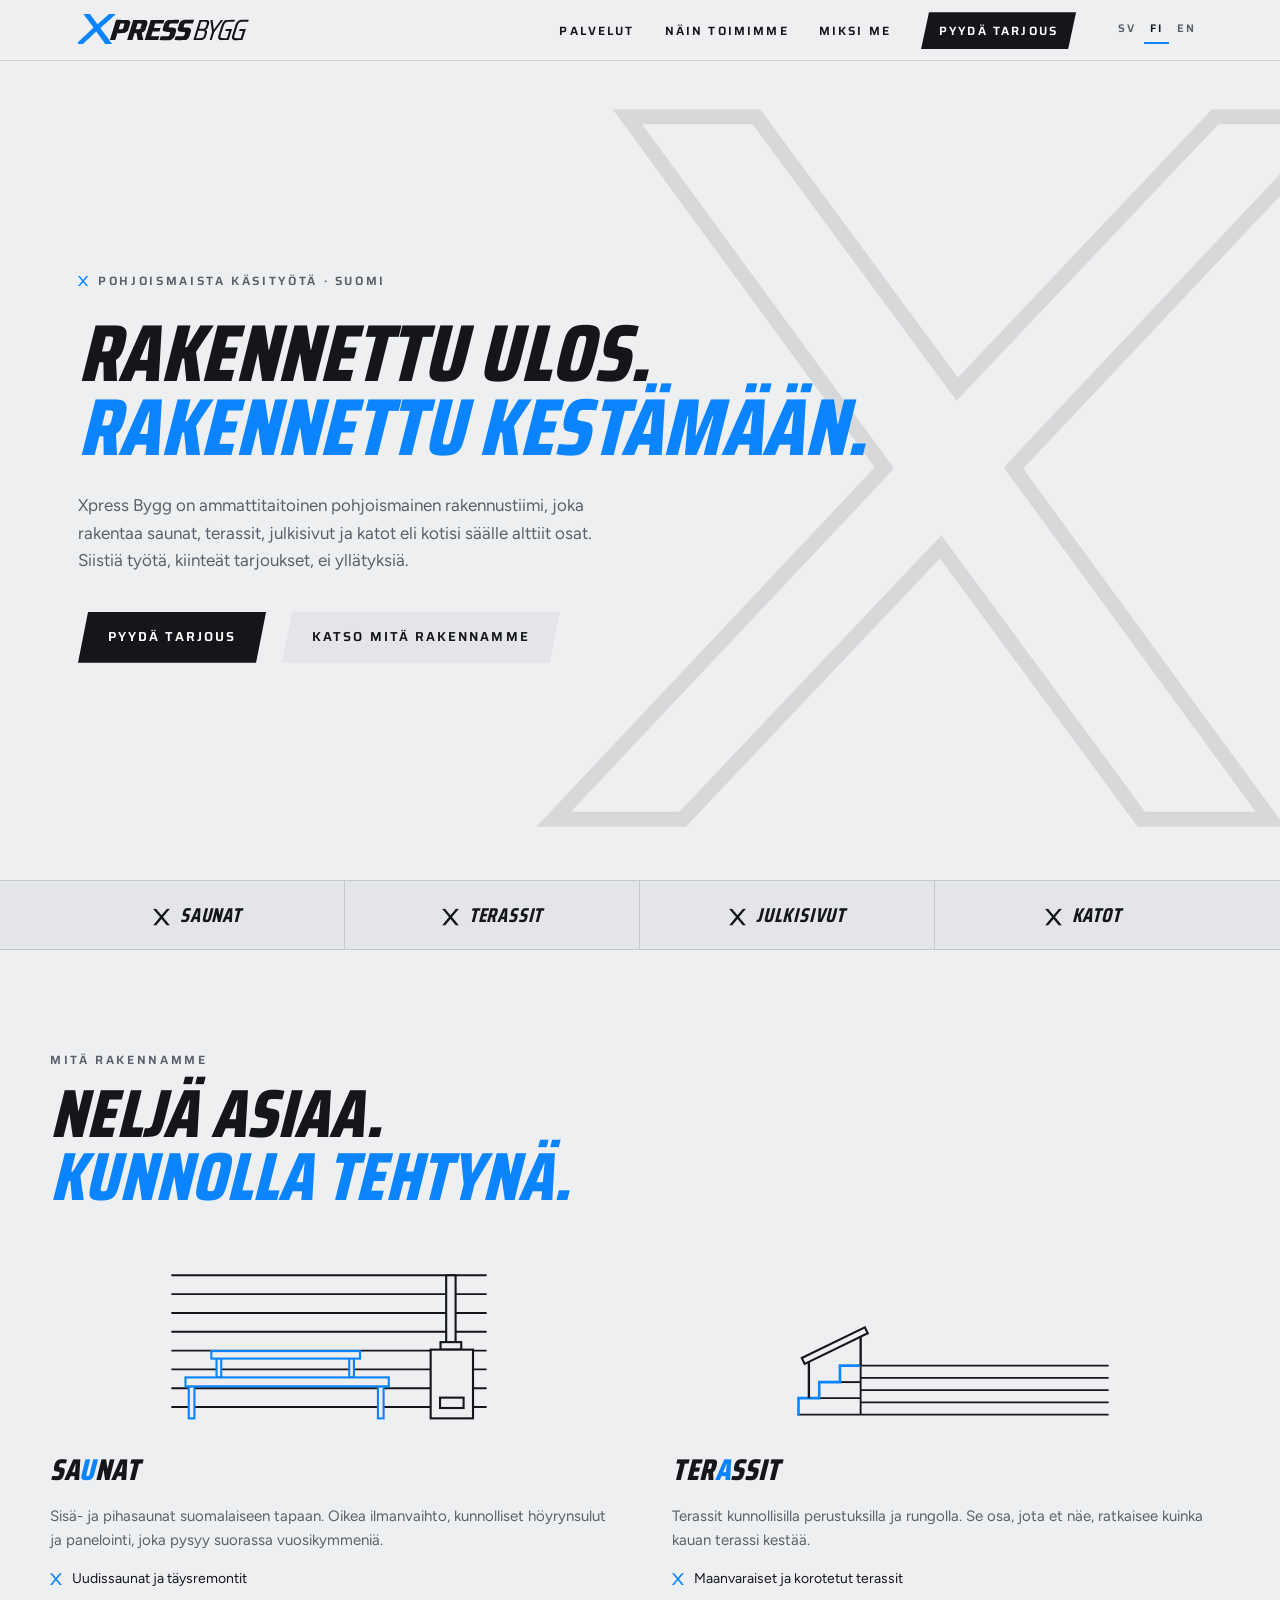
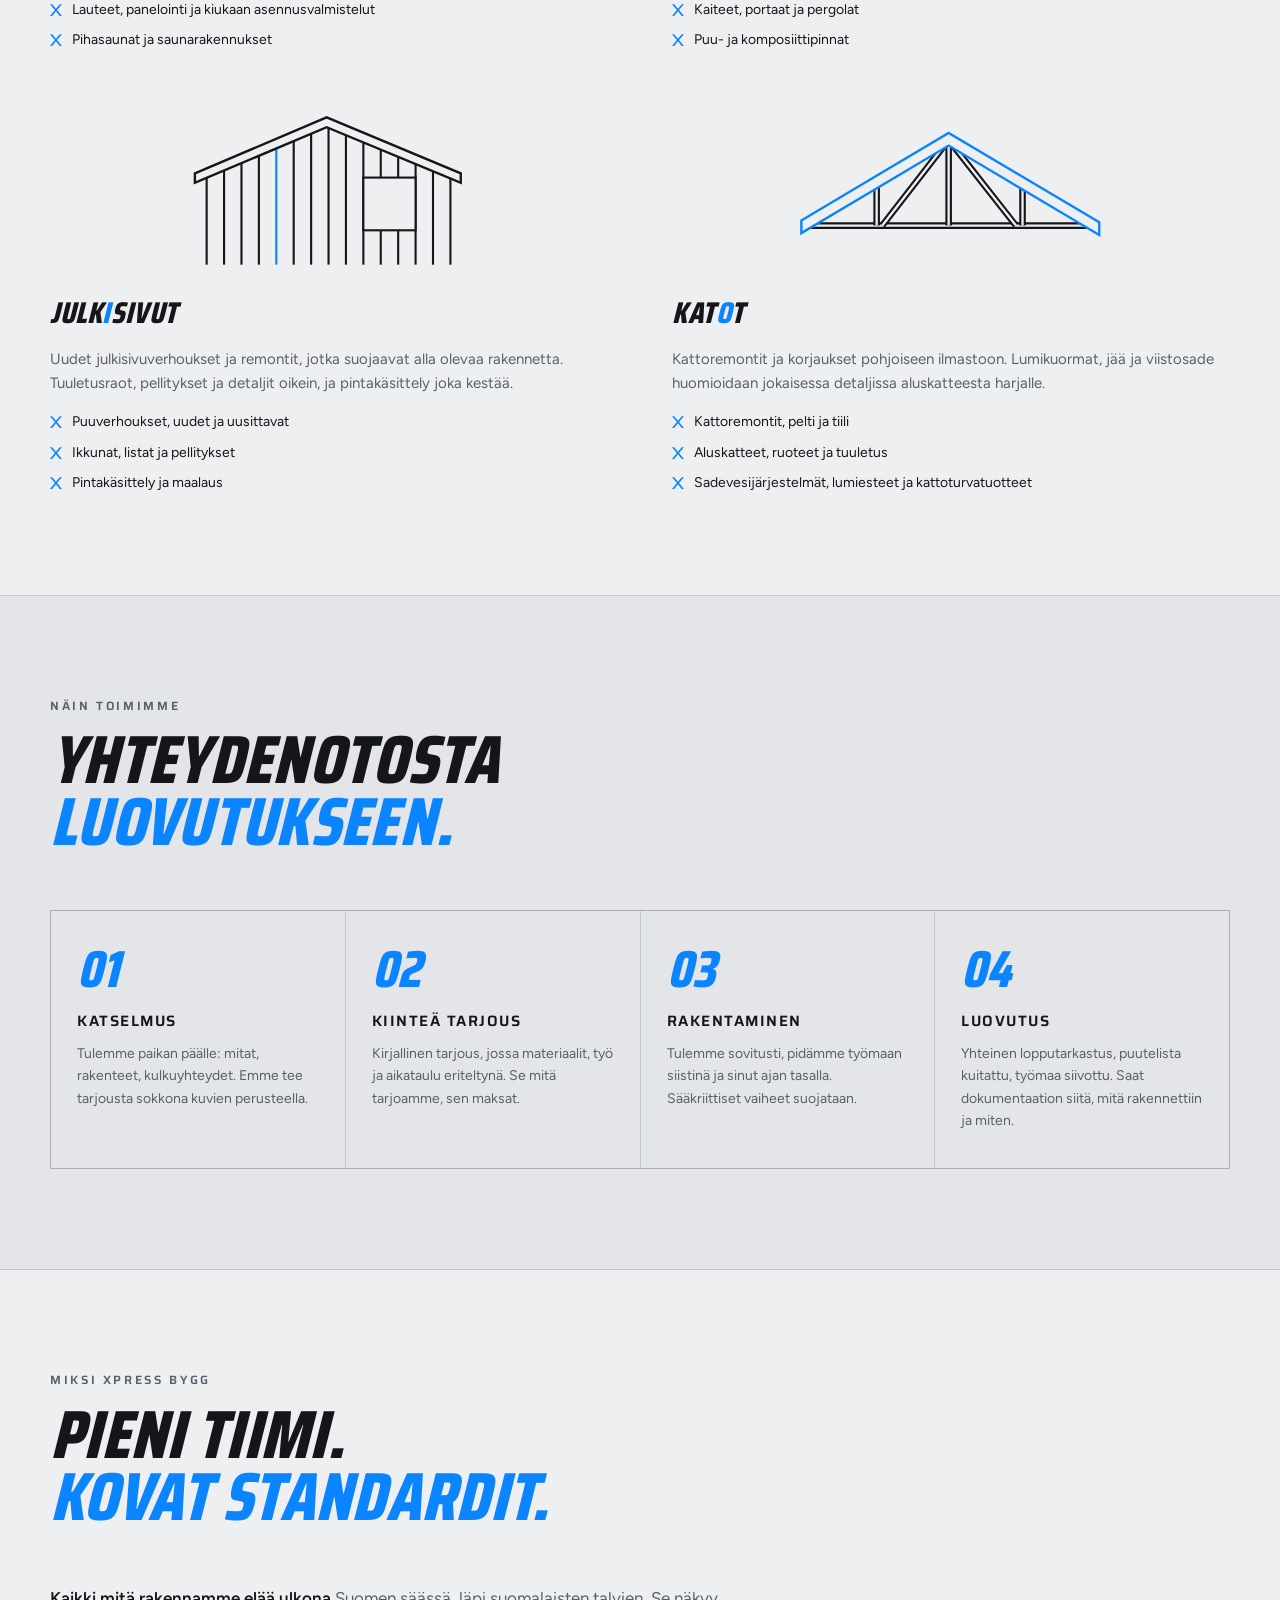
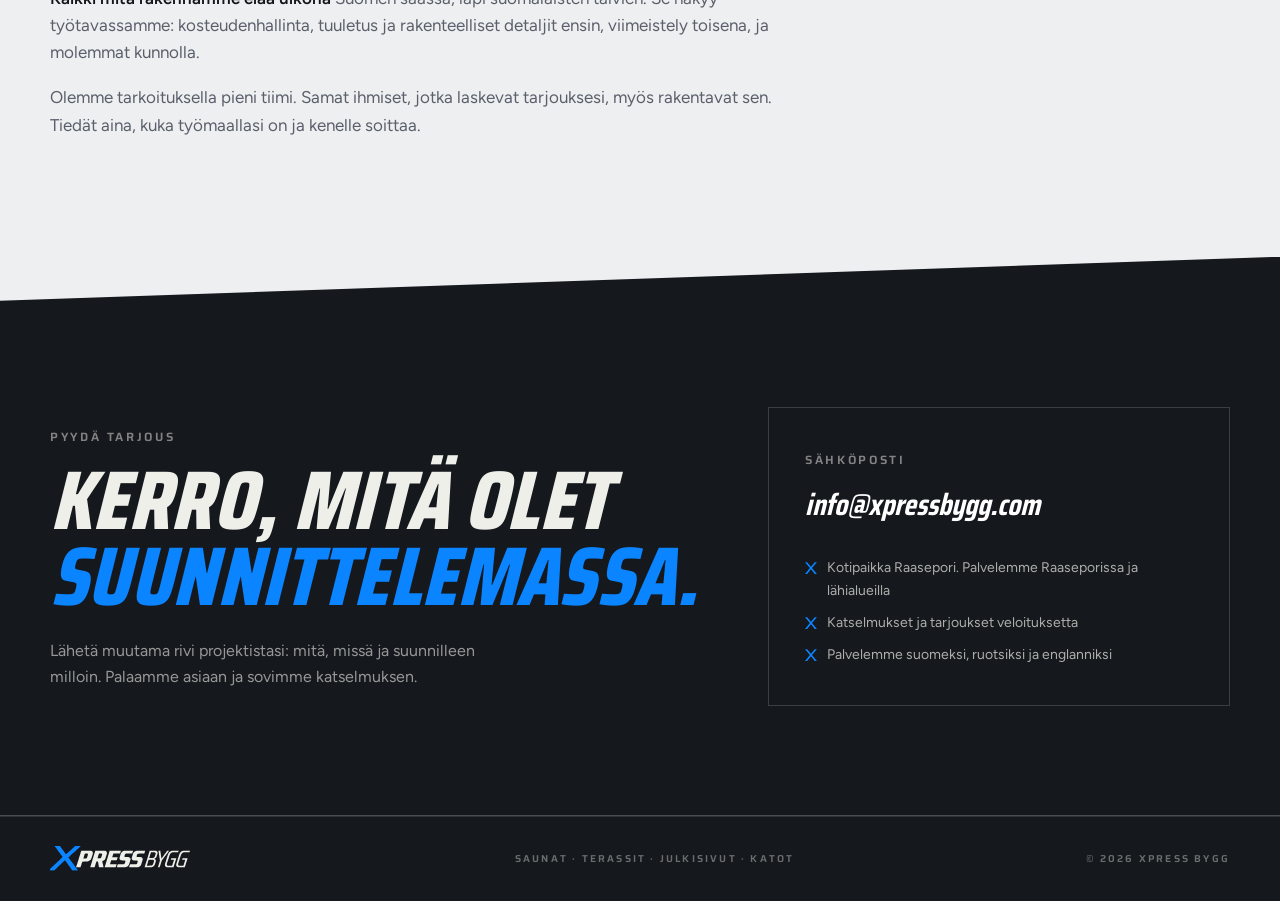
<file: fi/index.html>
<!DOCTYPE html>
<html lang="fi">
<head>
<meta charset="UTF-8">
<meta name="viewport" content="width=device-width, initial-scale=1.0">
<meta name="description" content="Xpress Bygg: saunat, terassit, julkisivut ja katot. Ammattitaitoista pohjoismaista rakentamista Raaseporissa. Kiinteät tarjoukset, siistiä työtä, rakennettu kestämään.">
<meta property="og:title" content="Xpress Bygg | Saunat, Terassit, Julkisivut, Katot">
<meta property="og:description" content="Ammattitaitoista pohjoismaista rakentamista Raaseporissa. Kiinteät tarjoukset, siistiä työtä, rakennettu kestämään.">
<meta property="og:image" content="/logo.png">
<link rel="alternate" hreflang="sv" href="https://xpressbygg.com/">
<link rel="alternate" hreflang="fi" href="https://xpressbygg.com/fi/">
<link rel="alternate" hreflang="en" href="https://xpressbygg.com/en/">
<link rel="alternate" hreflang="x-default" href="https://xpressbygg.com/">
<title>Xpress Bygg | Saunat · Terassit · Julkisivut · Katot</title>
<link rel="preconnect" href="https://fonts.googleapis.com">
<link rel="preconnect" href="https://fonts.gstatic.com" crossorigin>
<link href="https://fonts.googleapis.com/css2?family=Saira+Condensed:ital,wght@0,600;0,800;1,700;1,800&family=Saira:wght@500;600&family=Figtree:wght@400;500;600&display=swap" rel="stylesheet">
<style>
*,*::before,*::after{margin:0;padding:0;box-sizing:border-box}

:root{
  --paper:#EEEFF1;        /* light concrete */
  --panel:#E3E5E8;
  --ink:#14161A;
  --muted:#5A606B;
  --line:rgba(20,22,26,.14);
  --accent:#0A84FF;
  --accent-deep:#0060DF;
  --night:#15181D;        /* dark band only */
  --slant:-12deg;
  --radius:2px;
}

html{scroll-behavior:smooth;overflow-x:clip}
body{
  background:var(--paper);
  color:var(--ink);
  font-family:'Figtree',system-ui,sans-serif;
  font-size:16px;
  line-height:1.6;
  -webkit-font-smoothing:antialiased;
  overflow-x:hidden;
}

::selection{background:var(--accent);color:#fff}

img{max-width:100%;display:block}
a{color:inherit}

/* ── type helpers ─────────────────────── */
.display{
  font-family:'Saira Condensed',sans-serif;
  font-style:italic;
  font-weight:800;
  text-transform:uppercase;
  line-height:.92;
  letter-spacing:.005em;
}
.label{
  font-family:'Saira',sans-serif;
  font-weight:600;
  font-size:12px;
  letter-spacing:.22em;
  text-transform:uppercase;
  color:var(--muted);
}

/* X bullet: the logo glyph as a marker */
.xmark{display:inline-block;width:.85em;height:.85em;flex-shrink:0;transform:translateY(.08em)}

/* ── NAV ──────────────────────────────── */
header{
  position:fixed;top:0;left:0;right:0;z-index:100;
  background:color-mix(in srgb, var(--paper) 88%, transparent);
  backdrop-filter:blur(10px);
  border-bottom:1px solid var(--line);
}
.nav-inner{
  max-width:1180px;margin:0 auto;
  display:flex;align-items:center;justify-content:space-between;
  padding:14px 28px;
}
.brand{display:flex;align-items:center;gap:7px;text-decoration:none;color:var(--ink)}
.logo{display:block;height:32px;width:auto}
nav ul{display:flex;gap:30px;list-style:none;align-items:center}
nav a{
  font-family:'Saira',sans-serif;font-weight:600;font-size:12px;
  letter-spacing:.18em;text-transform:uppercase;
  text-decoration:none;color:var(--ink);
  padding:4px 0;border-bottom:2px solid transparent;
  transition:border-color .2s;
}
nav a:hover{border-color:var(--accent)}
.nav-cta{
  background:var(--ink);color:#fff !important;
  padding:9px 18px !important;border:none !important;
  clip-path:polygon(8px 0,100% 0,calc(100% - 8px) 100%,0 100%);
  transition:background .2s;
}
.nav-cta:hover{background:var(--accent-deep)}
.lang{display:flex;gap:2px;margin-left:6px}
.lang a{font-size:11px;padding:4px 6px;border-bottom:none !important;color:var(--muted)}
.lang a:hover{color:var(--ink)}
.lang a[aria-current]{color:var(--ink);border-bottom:2px solid var(--accent) !important}

/* ── HERO ─────────────────────────────── */
.hero{
  position:relative;
  padding:170px 28px 110px;
  max-width:1180px;margin:0 auto;
  overflow-x:visible;overflow-y:clip;
}
.hero-x{
  position:absolute;
  right:-150px;top:calc(50% + 28px);
  transform:translateY(-50%);
  width:min(70vw,860px);height:auto;
  opacity:.10;
  pointer-events:none;
  z-index:0;
}
.hero-x polygon{stroke-width:15px}
@media(min-width:881px){
  .hero{min-height:880px;display:flex;flex-direction:column;justify-content:center;padding-top:110px;padding-bottom:60px}
}
.hero-content{position:relative;z-index:1;max-width:820px}
.hero-kicker{
  display:inline-flex;align-items:center;gap:10px;
  margin-bottom:26px;
}
.hero h1{
  font-size:clamp(34px,8.6vw,112px);
}
.hero h1 .line{display:block;white-space:nowrap}
.hero h1 .accent{color:var(--accent)}
.hero-sub{
  margin-top:28px;
  max-width:520px;
  font-size:17px;
  color:var(--muted);
}
.hero-actions{margin-top:38px;display:flex;gap:16px;flex-wrap:wrap}
.btn{
  font-family:'Saira',sans-serif;font-weight:600;font-size:13px;
  letter-spacing:.16em;text-transform:uppercase;
  text-decoration:none;
  padding:15px 30px;
  clip-path:polygon(10px 0,100% 0,calc(100% - 10px) 100%,0 100%);
  transition:background .2s,color .2s;
  display:inline-block;
}
.btn-solid{background:var(--ink);color:#fff}
.btn-solid:hover{background:var(--accent-deep)}
.btn-ghost{background:var(--panel);color:var(--ink)}
.btn-ghost:hover{background:var(--accent);color:#fff}

/* service ticker strip under hero */
.strip{
  border-top:1px solid var(--line);
  border-bottom:1px solid var(--line);
  background:var(--panel);
}
.strip-inner{
  max-width:1180px;margin:0 auto;
  display:grid;grid-template-columns:repeat(4,1fr);
}
.strip a{
  display:flex;align-items:center;justify-content:center;gap:10px;
  padding:18px 10px;
  font-family:'Saira Condensed',sans-serif;font-style:italic;font-weight:700;
  font-size:20px;letter-spacing:.04em;text-transform:uppercase;
  text-decoration:none;
  border-right:1px solid var(--line);
  transition:background .2s,color .2s;
}
.strip a:last-child{border-right:none}
.strip a:hover{background:var(--ink);color:#fff}

/* ── SECTIONS ─────────────────────────── */
section{padding:100px 28px}
.container{max-width:1180px;margin:0 auto}
.sec-head{display:flex;flex-direction:column;align-items:flex-start;gap:14px;margin-bottom:56px}
.sec-head h2{font-size:clamp(38px,5.4vw,68px)}
.sec-head h2 .accent{color:var(--accent)}

/* services */
.svc-grid{
  display:grid;grid-template-columns:1fr 1fr;gap:56px 64px;
}
.svc{position:relative}
.svc svg.illu{display:block;width:100%;max-width:320px;height:auto;aspect-ratio:2/1;margin:0 auto 22px}
.svc h3{
  font-family:'Saira Condensed',sans-serif;font-style:italic;font-weight:800;
  text-transform:uppercase;font-size:30px;letter-spacing:.02em;
  margin-bottom:10px;
}
.svc h3 em{font-style:italic;color:var(--accent)}
.svc p{color:var(--muted);font-size:15px}
.svc ul{list-style:none;margin-top:16px;display:grid;gap:8px}
.svc li{display:flex;gap:10px;font-size:14px;align-items:flex-start}
.svc li .xmark{margin-top:4px}

/* process */
#process{background:var(--panel);border-top:1px solid var(--line);border-bottom:1px solid var(--line)}
.steps{display:grid;grid-template-columns:repeat(4,1fr);gap:1px;background:var(--line);border:1px solid var(--line)}
.step{background:var(--panel);padding:32px 26px 36px}
.step-num{
  font-family:'Saira Condensed',sans-serif;font-style:italic;font-weight:800;
  font-size:52px;color:var(--accent);line-height:1;display:block;margin-bottom:14px;
}
.step h3{font-family:'Saira',sans-serif;font-weight:600;font-size:15px;letter-spacing:.1em;text-transform:uppercase;margin-bottom:10px}
.step p{font-size:14px;color:var(--muted)}

/* why us */
.why-layout{max-width:760px}
.why-copy p{font-size:17px;color:var(--muted);margin-bottom:18px}
.why-copy p strong{color:var(--ink);font-weight:600}

/* ── CONTACT (single dark band) ───────── */
#contact{
  background:var(--night);
  color:#EDEFE8;
  clip-path:polygon(0 44px,100% 0,100% 100%,0 100%);
  padding:150px 28px 110px;
  margin-top:0;
}
.contact-inner{max-width:1180px;margin:0 auto;display:grid;grid-template-columns:1.2fr 1fr;gap:70px;align-items:center}
#contact h2{font-size:clamp(44px,6.5vw,84px)}
#contact h2 .accent{color:var(--accent)}
#contact .contact-note{margin-top:22px;color:rgba(237,239,232,.6);max-width:440px;font-size:16px}
.contact-card{
  border:1px solid rgba(237,239,232,.18);
  padding:38px 36px;
}
.contact-card .label{color:rgba(237,239,232,.5)}
.contact-card a.mail{
  display:block;
  font-family:'Saira Condensed',sans-serif;font-style:italic;font-weight:700;
  font-size:clamp(22px,2.6vw,30px);
  color:#fff;text-decoration:none;
  margin:10px 0 26px;
  word-break:break-all;
  border-bottom:2px solid transparent;
  width:fit-content;
  transition:color .2s;
}
.contact-card a.mail:hover{color:var(--accent)}
.contact-card .meta{display:grid;gap:10px}
.contact-card .meta div{display:flex;gap:10px;align-items:flex-start;font-size:14px;color:rgba(237,239,232,.7)}
.contact-card .meta .xmark{margin-top:4px}

/* footer */
footer{background:var(--night);color:rgba(237,239,232,.45);padding:26px 28px;border-top:1px solid rgba(237,239,232,.12)}
.foot-inner{max-width:1180px;margin:0 auto;display:flex;justify-content:space-between;align-items:center;gap:16px;flex-wrap:wrap}
.foot-inner .brand{transform:scale(.82);transform-origin:left center}
.foot-inner .label{color:rgba(237,239,232,.4);font-size:10px}

/* ── reveal ───────────────────────────── */
.reveal{opacity:0;transform:translateY(22px);transition:opacity .7s ease,transform .7s ease}
.reveal.visible{opacity:1;transform:translateY(0)}
@media (prefers-reduced-motion:reduce){
  html{scroll-behavior:auto}
  .reveal{opacity:1;transform:none;transition:none}
}
a:focus-visible,.btn:focus-visible{outline:3px solid var(--accent);outline-offset:3px}

/* ── mobile ───────────────────────────── */
@media(max-width:880px){
  nav ul{gap:18px}
  nav ul li.hide-m{display:none}
  .hero{padding:140px 20px 80px}
  .hero-x{right:-150px;width:560px;opacity:.07}
  .hero-x polygon{stroke-width:10px}
  .strip-inner{grid-template-columns:1fr 1fr}
  .strip a{border-bottom:1px solid var(--line)}
  .strip a:nth-child(2n){border-right:none}
  section{padding:72px 20px}
  .svc-grid{grid-template-columns:1fr}
  .steps{grid-template-columns:1fr 1fr}
  .contact-inner{grid-template-columns:1fr;gap:44px}
  #contact{clip-path:polygon(0 26px,100% 0,100% 100%,0 100%);padding:110px 20px 90px}
}
@media(max-width:600px){
  nav ul li:has(.nav-cta){display:none}
  .lang{margin-left:0}
}
@media(max-width:520px){
  .steps{grid-template-columns:1fr}
  .nav-inner{padding:12px 16px}
  .logo{height:26px}
}
</style>
</head>
<body>

<!-- reusable X glyph -->
<svg width="0" height="0" style="position:absolute" aria-hidden="true">
  <defs>
    <g id="xglyph">
      <polygon points="18,0 50,38 82,0 100,0 59,49 100,98 82,98 50,60 18,98 0,98 41,49 0,0"/>
    </g>
    <symbol id="logo" viewBox="15 13 1297 240">
      <path fill="var(--accent)" d="M17.9 251.0C17.6 250.8 17.3 250.4 17.3 250.2C17.3 249.7 32.2 235.1 48.8 219.4C54.9 213.6 60.4 208.3 61.2 207.5C61.9 206.7 62.8 205.9 63.1 205.8C63.4 205.6 64.9 204.3 66.4 202.8C73.3 196.3 80.1 189.9 82.7 187.5C84.2 186.1 88.2 182.3 91.5 179.2C94.8 176.0 98.4 172.7 99.5 171.7C102.1 169.2 108.5 163.2 122.5 149.8C126.0 146.5 130.0 142.7 131.3 141.5C136.8 136.5 143.6 130.1 144.7 128.8L145.7 127.7L144.5 125.8C143.8 124.8 142.5 122.9 141.5 121.7C140.6 120.4 138.9 118.2 137.9 116.6C136.8 115.1 134.9 112.4 133.6 110.6C132.3 108.8 130.3 106.1 129.2 104.7C128.1 103.2 123.5 97.1 119.1 91.1C111.9 81.4 106.3 73.8 103.4 69.8C102.8 69.1 101.5 67.3 100.3 65.8C99.2 64.4 96.3 60.5 93.9 57.3C91.5 54.1 87.8 49.2 85.7 46.4C83.6 43.6 80.9 40.1 79.8 38.6C78.6 37.1 77.1 35.1 76.4 34.2C75.7 33.3 73.6 30.4 71.7 27.8C69.7 25.2 67.3 22.0 66.2 20.5C63.9 17.5 63.4 16.2 64.3 15.7C64.7 15.5 73.3 15.3 88.1 15.3C109.7 15.3 111.3 15.4 111.9 15.9C112.6 16.5 119.8 26.1 133.5 44.7C137.2 49.7 140.8 54.5 141.5 55.4C142.3 56.4 143.4 57.9 144.0 58.8C144.6 59.8 146.3 62.0 147.6 63.8C149.0 65.7 150.5 67.8 151.1 68.5C153.3 71.5 156.8 76.3 158.7 78.8C164.0 85.9 166.9 89.9 167.8 91.1C169.0 92.7 175.0 100.8 176.0 102.0C177.0 103.2 176.6 103.5 187.0 94.2C189.3 92.1 193.0 88.9 195.2 86.8C199.9 82.5 209.4 74.1 213.2 70.9C214.6 69.6 217.0 67.5 218.3 66.2C219.7 64.8 222.1 62.7 223.7 61.3C225.2 60.0 227.4 58.0 228.4 57.0C229.5 56.0 230.6 55.0 231.0 54.9C231.4 54.7 231.7 54.5 231.7 54.3C231.7 54.2 233.4 52.5 235.6 50.6C237.7 48.7 241.0 45.7 242.9 43.9C244.7 42.1 246.8 40.2 247.5 39.6C248.2 39.1 251.8 35.8 255.5 32.4C261.3 26.9 266.6 22.1 272.3 17.1L274.1 15.5L298.9 15.5C318.1 15.5 323.8 15.6 323.9 15.9C324.1 16.4 320.6 20.2 317.9 22.5C316.8 23.4 314.0 26.0 311.7 28.2C307.6 32.1 303.8 35.5 293.8 44.7C291.1 47.1 287.4 50.5 285.7 52.2C283.9 53.8 281.2 56.3 279.7 57.7C278.1 59.0 276.3 60.7 275.7 61.3C275.0 62.0 273.2 63.6 271.7 65.0C270.1 66.3 268.3 68.0 267.6 68.7C266.9 69.3 265.3 70.8 264.0 72.0C262.6 73.2 261.0 74.7 260.3 75.4C259.7 76.0 257.8 77.7 256.2 79.2C254.5 80.6 250.4 84.4 247.0 87.5C237.6 96.1 235.3 98.2 229.6 103.2C226.8 105.7 222.1 109.9 219.3 112.4C216.5 115.0 212.5 118.5 210.5 120.3C204.7 125.5 199.9 129.9 199.2 130.6C198.6 131.3 198.6 131.3 200.1 133.6C200.9 134.8 203.4 138.3 205.7 141.4C209.9 147.1 212.0 149.9 219.8 160.6C229.2 173.4 233.5 179.2 234.8 181.0C235.5 181.8 237.8 185.0 240.0 188.0C248.3 199.4 250.9 202.9 253.5 206.2C255.0 208.1 257.0 210.7 257.9 212.1C258.9 213.4 260.7 215.9 261.9 217.6C263.2 219.3 264.9 221.7 265.8 222.9C266.7 224.2 269.4 228.0 272.0 231.4C274.5 234.8 277.8 239.5 279.5 241.8C281.2 244.1 282.9 246.6 283.4 247.3C285.1 249.4 285.4 250.2 284.8 250.8C284.3 251.3 281.6 251.3 260.0 251.3C239.1 251.3 235.5 251.3 234.7 250.8C234.2 250.6 233.3 249.6 232.7 248.6C232.1 247.6 231.0 245.9 230.1 244.8C229.3 243.7 228.2 242.2 227.7 241.5C224.8 237.3 214.4 222.9 213.2 221.3C212.4 220.3 211.2 218.6 210.5 217.5C209.7 216.4 208.1 214.0 206.7 212.2C199.3 202.2 195.4 196.8 192.9 193.3C192.0 191.8 189.9 189.0 188.3 186.9C183.9 180.9 182.8 179.3 181.0 176.8C180.1 175.5 179.2 174.3 179.0 174.1C178.8 174.0 177.3 172.0 175.8 169.7C174.3 167.4 172.2 164.4 171.1 163.0C170.0 161.6 168.8 159.9 168.3 159.3C167.9 158.6 167.3 157.9 167.0 157.8C166.7 157.7 165.8 158.4 164.7 159.4C163.7 160.4 159.9 164.0 156.3 167.3C152.8 170.7 147.6 175.6 144.9 178.1C142.1 180.7 137.9 184.7 135.5 187.0C133.1 189.3 126.1 196.0 119.8 202.0C113.6 207.9 106.2 215.0 103.5 217.7C100.8 220.3 97.9 223.0 97.2 223.7C95.8 224.8 82.0 238.1 77.8 242.2C76.6 243.5 74.7 245.3 73.7 246.2C72.7 247.1 71.3 248.5 70.6 249.3C69.9 250.1 68.9 250.8 68.5 251.0C67.3 251.5 18.7 251.4 17.9 251.0Z"/>
      <path fill="currentColor" d="M661.0 222.1C652.0 221.9 642.1 221.2 641.8 220.9C641.4 220.6 641.8 219.2 643.2 214.8C648.0 199.9 650.1 193.8 650.4 193.4C650.7 193.1 652.2 193.1 656.7 193.3C665.1 193.8 703.1 193.8 705.5 193.3C708.9 192.7 712.4 190.4 713.6 188.0C714.0 187.4 715.1 184.3 716.0 181.1C717.0 178.0 718.2 173.9 718.9 172.0C720.9 165.9 720.3 163.3 716.6 161.7C714.9 160.9 714.4 160.9 702.0 160.6C684.9 160.3 680.9 159.7 674.1 156.2C670.5 154.4 666.7 148.8 666.0 144.3C665.5 141.7 665.8 136.2 666.5 133.7C667.2 131.3 668.9 125.7 670.6 120.1C671.4 117.7 672.0 115.5 672.0 115.3C672.0 115.0 672.7 112.5 673.6 109.6C674.5 106.8 675.8 102.9 676.3 101.0C679.0 92.6 681.7 88.0 687.7 82.0C691.3 78.4 692.6 77.4 697.4 74.7C698.8 74.0 703.3 72.4 708.0 70.9L710.5 70.2L742.2 70.1C775.5 69.9 789.2 70.3 789.6 71.2C789.7 71.5 789.4 72.8 788.9 74.1C788.4 75.4 787.7 77.5 787.4 78.7C787.0 79.9 785.8 83.5 784.7 86.7C783.5 89.9 782.3 93.5 781.9 94.7L781.1 96.8L778.1 96.8C776.5 96.8 764.8 96.7 752.2 96.5C736.4 96.3 728.4 96.4 726.7 96.6C722.8 97.2 719.1 99.3 717.0 102.3C716.5 103.0 715.5 105.5 714.7 107.8C714.0 110.2 712.8 113.9 712.1 116.0C711.2 118.9 710.9 120.4 710.9 122.2C710.8 124.5 710.9 124.7 712.0 125.8C713.8 127.7 714.8 127.8 729.8 127.8C742.0 127.9 743.5 127.9 746.7 128.6C751.8 129.6 753.2 130.1 756.2 131.6C762.0 134.5 764.9 138.1 765.9 143.4C767.1 149.8 766.0 154.9 758.8 177.2C757.4 181.6 756.0 186.1 755.6 187.3C753.3 195.3 751.9 198.4 748.8 202.8C744.5 209.0 738.8 214.1 732.1 217.4C727.2 219.9 722.1 221.4 717.0 222.0C714.3 222.3 670.9 222.4 661.0 222.1ZM771.2 222.1C770.1 222.1 765.9 221.9 761.8 221.7C757.8 221.5 754.4 221.2 754.2 221.0C753.8 220.6 755.1 216.2 759.8 202.0C761.2 197.5 762.6 193.6 762.9 193.4C763.2 192.9 764.2 192.9 769.6 193.3C777.1 193.8 814.6 193.8 817.4 193.3C821.9 192.6 826.0 189.5 827.3 186.1C828.4 182.9 831.4 173.4 832.3 170.0C833.1 166.9 833.1 166.8 832.5 165.3C831.8 163.5 830.6 162.4 828.2 161.5C826.7 161.0 824.8 160.9 813.7 160.7C806.6 160.5 799.9 160.2 798.8 160.0C790.7 158.5 785.2 156.2 782.3 153.1C780.2 150.8 778.4 147.2 778.0 144.3C777.8 143.1 777.7 140.7 777.8 138.9C778.0 135.1 777.8 135.7 786.7 107.7C787.4 105.4 788.0 103.3 788.0 103.1C788.0 102.3 789.7 97.6 791.1 94.5C793.8 88.6 797.0 84.2 801.6 80.2C807.4 75.2 812.9 72.6 822.0 70.6C825.1 69.9 825.7 69.9 857.2 69.9C891.4 70.0 899.8 70.2 900.3 71.0C900.5 71.3 900.4 71.9 900.1 72.6C899.5 74.2 897.7 79.1 897.2 81.0C896.3 83.9 891.9 96.5 891.7 96.8C891.5 96.9 886.1 96.9 879.6 96.7C873.1 96.6 860.7 96.5 852.0 96.6L836.2 96.9L834.2 97.7C831.7 98.8 829.4 100.8 828.3 102.9C827.3 104.6 825.3 110.6 822.5 119.6C821.6 122.7 821.9 124.6 823.7 126.2C825.4 127.7 826.5 127.8 841.0 128.0C856.4 128.3 859.1 128.6 865.3 130.8C876.2 134.8 880.0 143.0 877.0 155.6C876.0 159.8 874.9 163.4 871.6 173.6C870.7 176.4 870.0 178.9 870.0 179.1C870.0 179.7 866.1 191.7 864.8 195.2C863.0 200.0 859.8 205.0 856.1 208.9C849.7 215.5 843.6 218.9 833.7 221.5C831.7 222.1 828.6 222.1 802.3 222.2C786.3 222.2 772.3 222.2 771.2 222.1ZM1101.3 222.2C1101.1 222.1 1099.7 221.9 1098.3 221.7C1092.5 220.7 1086.9 217.1 1084.5 212.9C1082.2 208.7 1081.6 206.6 1081.4 201.5C1081.2 196.3 1081.8 192.7 1083.7 186.0C1084.3 184.1 1084.9 181.8 1085.2 180.8C1085.4 179.9 1086.4 176.9 1087.3 174.2C1088.2 171.4 1089.1 168.6 1089.3 168.0C1089.5 167.4 1090.2 165.1 1090.8 163.0C1091.5 160.9 1092.9 156.5 1093.8 153.3C1096.0 146.2 1096.4 144.9 1098.0 139.8C1100.3 132.5 1101.0 130.2 1101.0 129.8C1101.0 129.4 1101.2 128.8 1103.0 123.2C1103.5 121.5 1104.8 117.5 1105.9 114.2C1107.9 107.6 1111.8 97.9 1113.4 95.0C1116.3 89.8 1119.6 85.4 1122.7 82.4C1128.2 77.0 1132.6 74.3 1140.0 71.8L1144.8 70.2L1169.5 70.1C1193.9 69.9 1205.9 70.3 1206.4 71.1C1206.5 71.3 1206.2 72.6 1205.8 74.0C1203.6 80.6 1202.3 84.2 1202.0 84.5C1201.8 84.7 1192.4 84.8 1176.2 84.8C1151.0 84.8 1150.8 84.8 1148.3 85.6C1144.9 86.5 1141.1 88.1 1139.7 89.2C1139.0 89.6 1138.3 90.0 1138.1 90.0C1137.3 90.0 1132.3 95.4 1130.3 98.3C1128.3 101.4 1127.5 102.9 1125.4 108.2C1123.8 112.2 1119.9 123.7 1118.8 127.8C1118.3 129.5 1116.5 135.1 1114.8 140.3C1113.1 145.6 1111.4 151.0 1110.9 152.5C1109.4 157.4 1104.9 171.1 1103.1 176.5C1100.8 183.6 1098.6 191.9 1098.4 194.9C1098.1 199.0 1100.1 203.8 1102.9 205.4C1103.5 205.8 1105.0 206.4 1106.2 206.8C1108.4 207.5 1109.0 207.5 1127.2 207.6C1141.4 207.6 1146.0 207.6 1146.6 207.2C1147.3 206.9 1147.7 206.0 1148.7 203.0C1149.5 200.9 1150.4 197.8 1150.9 196.0C1152.1 191.3 1152.1 191.2 1154.1 185.5C1155.1 182.6 1156.6 177.9 1157.5 175.2C1159.4 168.8 1162.1 160.2 1163.1 157.1C1163.7 155.4 1163.8 154.6 1163.6 154.4C1163.3 154.1 1158.6 154.0 1149.1 154.0C1137.3 154.0 1135.0 153.9 1134.8 153.5C1134.6 153.1 1137.1 145.0 1138.8 140.5L1139.5 138.5L1146.5 138.3C1150.4 138.2 1160.6 138.1 1169.2 138.0C1186.6 138.0 1186.6 138.0 1185.7 139.9C1185.3 140.8 1184.9 141.9 1184.3 144.5C1183.9 146.4 1179.1 161.0 1170.8 186.2C1169.7 189.7 1168.3 193.8 1167.8 195.5C1166.1 201.3 1163.9 208.2 1162.0 214.1C1160.9 217.3 1160.0 220.2 1160.0 220.5C1160.0 220.7 1159.8 221.1 1159.6 221.2C1159.4 221.4 1154.6 221.6 1149.0 221.7C1136.3 222.0 1102.0 222.3 1101.3 222.2ZM1202.3 222.0C1194.5 220.8 1188.4 216.3 1186.0 210.1C1185.1 207.8 1184.3 203.3 1184.3 200.7C1184.3 196.2 1187.3 184.0 1191.0 173.5C1191.5 172.0 1192.9 167.6 1194.1 163.7C1195.3 159.7 1197.1 154.1 1198.0 151.2C1199.9 145.2 1200.4 143.7 1202.3 136.7C1203.0 134.0 1204.4 129.6 1205.3 126.8C1206.2 124.1 1207.2 120.9 1207.5 119.8C1208.8 115.4 1211.4 107.9 1212.9 103.8C1217.8 91.0 1222.8 84.0 1231.3 77.7C1234.8 75.2 1237.1 73.9 1241.5 72.5C1248.8 69.9 1247.9 70.0 1276.0 70.0C1304.1 70.0 1310.3 70.2 1310.6 70.9C1310.7 71.2 1310.6 71.7 1310.4 72.0C1310.2 72.4 1309.2 75.0 1308.3 77.9C1307.4 80.8 1306.4 83.6 1306.1 84.0L1305.7 84.9L1282.1 84.7C1256.6 84.6 1254.4 84.7 1249.0 86.2C1242.3 88.2 1237.4 91.9 1233.5 98.2C1231.4 101.6 1231.1 102.2 1229.3 106.3C1227.6 110.5 1227.2 111.7 1222.3 126.7C1220.6 131.9 1218.7 137.7 1218.1 139.6C1217.5 141.5 1217.0 143.2 1217.0 143.5C1217.0 143.9 1216.4 145.8 1212.5 157.8C1211.2 162.0 1209.9 166.2 1209.7 167.0C1209.4 167.8 1208.1 172.1 1206.7 176.5C1202.2 190.2 1201.3 194.2 1201.9 198.1C1202.6 202.5 1204.9 205.3 1208.9 206.6C1212.8 207.9 1216.7 208.1 1233.7 207.9C1248.0 207.7 1249.6 207.6 1250.1 207.1C1250.4 206.8 1251.1 205.1 1251.6 203.3C1253.2 198.4 1257.5 184.6 1259.0 180.0C1259.7 177.7 1261.3 172.6 1262.5 168.7C1263.6 164.7 1265.1 160.0 1265.7 158.3C1266.3 156.5 1266.7 154.8 1266.5 154.5C1266.4 154.1 1264.6 154.0 1252.4 154.0C1243.2 154.0 1238.3 153.9 1238.2 153.7C1238.0 153.5 1238.4 152.0 1238.9 150.4C1239.8 148.0 1242.1 140.6 1242.5 139.1C1242.6 138.8 1243.0 138.5 1243.5 138.3C1244.0 138.1 1253.1 138.0 1266.3 138.0C1290.8 138.1 1289.6 137.9 1288.6 140.3C1287.9 141.9 1283.0 157.1 1283.0 157.6C1283.0 157.8 1281.3 163.2 1279.2 169.6C1275.7 180.2 1272.3 190.7 1268.5 202.5C1267.7 205.1 1267.0 207.4 1267.0 207.7C1267.0 208.0 1266.6 209.5 1266.1 211.1C1265.5 212.6 1264.6 215.4 1264.0 217.3C1263.4 219.3 1262.7 221.0 1262.6 221.2C1262.2 221.6 1251.3 221.9 1225.8 222.1C1212.4 222.2 1203.7 222.2 1202.3 222.0ZM269.1 221.1C269.0 220.9 269.1 220.1 269.4 219.4C270.6 216.5 273.7 207.1 275.3 201.5C276.3 197.8 277.5 193.7 279.5 187.3C280.4 184.7 281.5 181.1 282.0 179.3C282.6 177.6 283.5 174.7 284.0 173.0C284.6 171.3 285.7 167.7 286.5 165.2C287.7 161.1 289.0 157.2 292.2 147.2C292.6 145.8 293.0 144.3 293.0 144.0C293.0 143.7 294.1 140.3 295.4 136.3C296.7 132.4 297.9 128.7 298.0 128.2C298.4 126.8 301.1 117.9 305.5 104.2C308.4 94.9 308.5 94.5 309.0 92.4C309.3 90.7 309.7 89.3 312.2 81.7C312.8 79.7 313.8 76.6 314.3 74.7C314.9 72.7 315.7 70.9 315.9 70.6C316.4 70.0 318.6 70.0 359.1 70.1L401.8 70.2L405.0 71.1C414.0 73.5 417.4 75.9 420.3 81.7C422.1 85.2 422.5 87.3 422.2 92.3C422.0 97.0 421.6 98.7 418.2 109.3C417.1 113.1 415.8 117.0 415.5 118.0C415.2 119.0 413.6 124.4 411.8 130.0C410.0 135.6 408.4 140.9 408.2 141.7C407.2 145.1 404.2 150.2 401.1 153.9C394.1 162.2 385.5 166.9 373.7 169.1C370.1 169.7 368.0 169.8 347.6 170.0L325.3 170.2L324.3 173.0C323.8 174.6 322.4 179.2 321.2 183.3C320.0 187.5 318.3 192.9 317.5 195.3C316.7 197.8 315.5 201.8 314.7 204.2C310.3 218.4 309.3 221.3 308.8 221.5C308.5 221.6 299.5 221.7 288.8 221.7C271.5 221.7 269.3 221.6 269.1 221.1ZM398.4 221.1C398.3 220.8 398.5 219.9 398.8 219.0C399.0 218.2 399.7 216.2 400.2 214.5C400.7 212.8 401.6 209.8 402.2 207.8C402.9 205.8 403.7 203.0 404.2 201.7C407.1 192.0 408.0 189.3 408.5 187.5C408.8 186.4 409.6 183.6 410.4 181.3C411.1 179.0 411.8 176.7 412.0 176.2C412.6 174.2 416.3 161.8 417.1 159.2C417.6 157.7 418.6 154.2 419.4 151.5C420.3 148.7 421.7 144.2 422.6 141.3C425.0 134.2 425.0 134.2 425.0 133.7C425.0 133.2 426.2 129.4 428.5 121.8C430.0 117.2 430.5 115.7 432.8 108.0C434.7 101.9 436.9 94.8 439.3 87.2C440.0 85.0 440.8 82.3 441.0 81.3C441.7 78.4 444.0 71.2 444.5 70.7C444.9 70.3 450.5 70.2 487.3 70.2C526.6 70.2 529.7 70.2 532.3 70.8C538.8 72.1 542.9 74.0 545.9 77.0C549.3 80.4 551.0 85.1 551.0 91.3C551.0 96.2 549.9 100.4 544.5 117.0C541.5 126.1 540.5 129.3 539.3 133.5C537.6 139.6 535.0 145.9 532.1 150.5C531.6 151.2 529.5 153.5 527.5 155.5C522.5 160.4 518.4 162.7 511.2 164.8C509.7 165.2 508.4 165.8 508.2 166.1C507.8 166.7 510.5 180.0 513.6 192.8C514.4 195.8 515.4 200.2 516.0 202.7C516.6 205.1 517.5 209.0 518.0 211.2C519.7 218.5 520.1 220.6 519.9 221.1C519.7 221.6 517.6 221.7 499.0 221.7L478.3 221.7L478.0 220.9C477.6 219.9 474.4 201.7 474.0 197.8C473.8 196.2 473.5 194.2 473.3 193.5C473.2 192.8 472.7 190.4 472.3 188.3C472.0 186.2 471.5 183.8 471.3 183.0C470.9 180.7 469.8 174.5 469.3 171.6C469.0 169.4 468.8 169.0 468.2 168.8C467.8 168.7 464.6 168.8 461.0 168.9L454.6 169.2L452.8 174.7C451.8 177.7 450.6 181.7 450.0 183.7C449.4 185.6 448.0 189.9 446.9 193.3C445.8 196.7 444.7 200.2 444.5 201.0C443.8 203.4 442.3 208.1 441.8 209.5C441.6 210.2 441.2 211.7 441.0 212.7C440.2 216.4 438.6 221.0 438.0 221.3C437.6 221.5 430.1 221.7 418.0 221.7C400.5 221.7 398.6 221.6 398.4 221.1ZM530.6 221.4C530.2 221.0 530.3 220.2 531.9 215.4C533.9 209.0 533.8 209.3 535.5 203.3C536.4 200.5 537.6 196.4 538.3 194.2C539.0 192.0 539.8 189.5 540.0 188.7C540.5 186.7 542.5 180.3 546.9 166.2C548.0 162.7 549.6 157.5 550.5 154.7C553.6 144.4 554.4 141.8 555.4 139.0C555.9 137.4 556.6 135.1 556.8 133.8C557.1 132.5 558.1 129.2 559.1 126.3C560.0 123.5 560.8 120.7 561.0 120.2C561.1 119.6 562.1 116.3 563.2 112.8C564.2 109.4 566.2 102.8 567.5 98.2C568.8 93.6 570.6 87.6 571.4 84.8C572.3 82.1 573.0 79.3 573.2 78.7C573.6 76.2 575.4 71.0 575.9 70.6C576.3 70.2 585.6 70.2 624.6 70.1C651.1 70.1 674.1 70.1 675.6 70.2C678.1 70.4 678.3 70.5 678.3 71.1C678.3 71.8 677.2 75.7 673.9 86.0C672.9 89.0 671.8 92.6 671.4 93.9C671.0 95.2 670.5 96.4 670.3 96.5C670.1 96.7 656.5 96.7 640.1 96.7C609.9 96.6 609.0 96.6 609.0 97.8C609.0 98.1 608.5 99.9 607.8 101.9C607.1 103.9 606.2 106.8 605.8 108.3C605.4 109.9 604.6 112.8 603.9 114.8C600.7 124.6 599.3 129.2 599.3 129.7C599.3 130.2 600.2 130.3 606.8 130.5C610.8 130.6 621.9 130.6 631.3 130.5C646.0 130.4 648.4 130.4 648.6 130.9C648.7 131.3 648.2 133.8 647.7 135.2C647.5 135.5 646.9 137.5 646.2 139.5C642.8 150.3 640.6 156.9 640.1 157.4C639.9 157.6 630.6 157.8 615.0 157.9C601.3 158.0 590.1 158.1 590.1 158.1C589.8 158.4 588.5 162.1 587.5 165.5C585.6 171.7 584.8 174.3 583.3 178.8C582.6 181.2 581.8 183.6 581.6 184.2C581.5 184.7 581.0 186.4 580.5 188.0C579.3 191.7 579.1 193.0 579.7 193.0C580.0 193.0 593.4 193.0 609.6 193.0C635.3 193.0 639.0 193.0 639.2 193.5C639.5 194.3 638.5 198.3 635.8 206.5C634.6 210.2 632.1 218.7 631.8 219.9C631.7 220.5 631.3 221.2 631.0 221.3C630.3 221.7 530.9 221.8 530.6 221.4ZM895.5 221.2C895.4 220.9 895.9 218.8 896.6 216.4C897.4 214.1 898.7 209.9 899.5 207.2C900.4 204.4 901.3 201.3 901.7 200.3C902.0 199.3 902.5 197.5 902.8 196.3C903.1 195.1 904.0 192.4 904.7 190.2C905.4 188.0 906.3 185.1 906.7 183.8C907.1 182.5 908.3 178.6 909.5 175.0C911.4 169.0 914.3 159.9 915.5 156.3C915.7 155.5 916.8 152.0 918.0 148.5C919.1 145.0 920.4 140.7 920.9 139.0C921.7 136.1 922.9 132.4 926.1 122.2C926.8 120.1 928.4 114.6 929.8 109.9C931.2 105.2 932.9 99.8 933.5 97.8C934.2 95.8 935.2 92.2 935.9 89.8C936.5 87.5 937.5 83.9 938.2 81.8C938.8 79.8 939.8 76.5 940.4 74.5L941.5 70.8L966.8 70.6C995.1 70.3 997.4 70.4 1002.5 72.1C1006.4 73.4 1008.0 74.3 1010.0 76.6C1014.1 81.0 1015.6 87.2 1014.3 94.1C1014.0 96.0 1013.3 98.7 1012.9 100.1C1012.4 101.4 1011.4 104.8 1010.5 107.5C1009.6 110.2 1008.5 113.6 1008.0 115.0C1007.5 116.4 1006.9 118.2 1006.7 119.0C1005.6 122.7 1004.5 125.7 1003.6 127.5C1003.0 128.6 1002.3 130.0 1002.1 130.5C1001.3 132.1 997.8 136.1 995.9 137.8C993.7 139.7 989.9 141.8 985.6 143.6C984.3 144.2 984.6 144.6 986.7 145.4C989.1 146.3 992.2 148.2 993.9 149.7C997.8 153.3 999.2 160.9 997.5 168.3C996.7 171.5 991.5 188.7 990.7 190.8C990.5 191.2 990.0 192.7 989.5 194.1C988.3 197.7 985.5 203.4 983.8 205.7C981.7 208.4 977.7 212.4 975.2 214.1C972.8 215.9 967.9 218.3 965.2 219.3C958.5 221.6 957.0 221.7 924.1 221.7C899.3 221.7 895.6 221.6 895.5 221.2ZM1017.5 221.2C1017.4 221.0 1017.7 219.6 1018.1 218.3C1018.6 216.9 1019.0 215.3 1019.1 214.7C1019.4 213.5 1022.0 205.0 1024.5 197.5C1025.3 195.1 1026.4 191.6 1027.0 189.7C1029.6 180.9 1033.4 168.8 1034.6 165.2C1035.6 162.3 1035.1 155.0 1033.5 146.2C1033.2 144.7 1032.8 142.0 1032.5 140.2C1032.2 138.3 1031.8 135.6 1031.5 134.0C1031.2 132.4 1030.8 129.4 1030.5 127.3C1030.2 125.2 1029.8 122.1 1029.5 120.5C1029.3 118.9 1028.8 115.6 1028.5 113.3C1028.2 111.0 1027.8 107.9 1027.5 106.3C1025.1 91.0 1022.5 71.6 1022.8 71.0C1023.2 70.5 1038.5 70.6 1038.9 71.1C1039.3 71.5 1039.9 76.0 1041.2 86.3C1041.4 88.4 1041.9 92.0 1042.2 94.2C1042.5 96.4 1042.8 99.5 1043.0 101.2C1043.2 102.8 1043.5 104.9 1043.7 105.8C1043.9 106.8 1044.3 109.8 1044.7 112.7C1045.4 118.4 1045.8 121.0 1046.5 125.5C1046.8 127.1 1047.2 130.3 1047.5 132.5C1048.6 141.2 1048.8 142.3 1049.2 142.3C1049.4 142.3 1050.2 141.5 1050.9 140.5C1051.6 139.5 1053.3 137.2 1054.6 135.4C1056.0 133.6 1058.0 130.8 1059.1 129.2C1060.2 127.6 1062.4 124.6 1064.0 122.5C1065.6 120.5 1067.6 117.8 1068.5 116.5C1069.3 115.2 1071.1 112.7 1072.4 111.0C1073.8 109.2 1075.9 106.4 1077.2 104.6C1078.5 102.9 1080.4 100.3 1081.5 98.8C1082.5 97.3 1083.7 95.8 1084.0 95.4C1084.3 95.1 1084.8 94.4 1085.1 93.8C1085.5 93.3 1089.5 87.8 1094.1 81.8L1102.3 70.7L1110.5 70.7C1117.1 70.7 1118.7 70.8 1118.9 71.1C1119.1 71.6 1118.7 72.1 1110.7 82.6C1107.5 86.8 1104.0 91.4 1102.9 92.9C1101.8 94.5 1100.1 96.6 1099.3 97.8C1098.4 98.9 1096.7 101.2 1095.5 102.8C1094.4 104.5 1092.4 107.1 1091.1 108.7C1089.9 110.3 1088.0 112.7 1087.0 114.1C1084.7 117.3 1081.9 121.1 1076.0 128.8C1073.5 132.1 1070.9 135.6 1070.2 136.6C1069.5 137.7 1067.0 141.1 1064.6 144.3C1062.2 147.5 1059.4 151.3 1058.3 152.8C1057.2 154.3 1055.4 156.8 1054.2 158.3C1053.0 159.9 1052.0 161.3 1052.0 161.5C1052.0 161.7 1051.5 163.3 1051.0 165.0C1050.4 166.8 1049.9 168.6 1049.7 169.2C1049.4 170.2 1048.6 172.6 1042.7 191.0C1037.3 207.5 1035.1 214.6 1034.3 217.7C1033.9 219.2 1033.3 220.8 1033.1 221.1C1032.6 221.6 1031.8 221.7 1025.1 221.7C1019.1 221.7 1017.6 221.6 1017.5 221.2ZM957.3 206.4C966.3 204.5 971.5 198.9 975.0 187.4C975.7 185.1 977.4 179.6 978.7 175.3C981.0 167.8 981.1 167.4 981.1 164.0C981.2 160.9 981.1 160.3 980.3 158.9C978.8 155.9 975.8 153.9 971.2 152.6C969.0 152.0 967.3 152.0 951.0 152.0C937.3 152.0 933.1 152.1 932.8 152.4C932.4 152.9 930.2 159.6 928.2 166.7C927.5 169.0 926.0 173.8 924.8 177.3C922.7 183.9 921.1 189.0 920.0 193.0C919.7 194.2 918.6 197.6 917.7 200.5C915.9 206.2 915.8 206.8 916.4 207.1C916.6 207.2 925.2 207.3 935.3 207.2C953.0 207.1 954.0 207.1 957.3 206.4ZM361.2 140.5C366.1 138.9 368.0 136.3 370.5 127.5C370.8 126.4 371.9 123.0 372.8 119.8C377.8 103.9 378.2 101.9 376.7 99.5C376.3 98.9 375.3 98.0 374.5 97.6C373.2 96.9 372.8 96.8 361.2 96.7C354.6 96.7 349.0 96.8 348.8 96.9C348.6 97.1 348.0 98.7 347.4 100.7C346.7 102.6 345.7 106.0 345.0 108.2C344.3 110.4 343.3 113.6 342.8 115.3C342.0 118.5 340.8 122.2 338.4 130.0C337.6 132.3 336.8 135.1 336.5 136.2C336.2 137.3 335.7 138.7 335.5 139.3C335.3 140.0 335.2 140.7 335.2 140.9C335.4 141.2 338.0 141.3 347.0 141.3C358.5 141.3 358.7 141.3 361.2 140.5ZM484.8 139.9C490.2 139.8 490.6 139.8 492.3 139.0C496.7 136.9 498.2 134.7 500.5 126.5C500.8 125.4 501.5 123.1 502.0 121.5C504.0 115.1 504.9 112.1 505.5 110.2C505.8 109.1 506.3 107.5 506.5 106.7C506.8 106.0 507.0 104.2 507.0 102.8L507.0 100.2L505.5 98.8C504.7 98.1 503.7 97.3 503.1 97.2C502.6 97.0 496.8 96.8 490.2 96.8C478.9 96.6 478.1 96.7 477.5 97.2C476.8 97.8 475.1 102.8 473.3 109.7C472.6 112.6 472.1 114.1 469.5 122.2C468.7 124.7 467.9 127.4 467.7 128.0C467.5 128.6 467.0 130.4 466.5 132.0C465.3 135.8 464.3 139.3 464.3 139.6C464.3 140.1 466.5 140.2 473.2 140.1C476.4 140.0 481.6 140.0 484.8 139.9ZM970.8 137.2C975.9 136.2 978.9 134.9 982.6 131.9C985.9 129.3 988.3 125.2 990.3 118.8C990.9 117.0 991.5 115.1 991.7 114.7C991.8 114.2 992.4 112.3 993.0 110.3C993.6 108.4 994.4 105.9 994.7 104.8C997.7 95.9 997.7 92.0 994.7 88.5C993.3 87.0 991.9 86.3 988.8 85.5C986.7 84.9 985.1 84.8 970.4 84.8C956.7 84.9 954.3 84.9 953.9 85.3C953.6 85.6 952.9 87.7 952.2 90.0C951.5 92.3 949.9 97.4 948.6 101.3C947.3 105.3 945.2 112.0 944.0 116.2C942.7 120.4 941.0 125.9 940.2 128.3C938.2 134.6 937.6 136.7 937.8 137.2C938.1 137.9 967.1 137.9 970.8 137.2Z"/>
    </symbol>
  </defs>
</svg>

<header>
  <div class="nav-inner">
    <a class="brand" href="#top" aria-label="Xpress Bygg, home"><svg class="logo" viewBox="15 13 1297 240" aria-hidden="true"><use href="#logo"/></svg></a>
    <nav aria-label="Main">
      <ul>
        <li class="hide-m"><a href="#services">Palvelut</a></li>
        <li class="hide-m"><a href="#process">Näin toimimme</a></li>
        <li class="hide-m"><a href="#why">Miksi me</a></li>
        <li><a class="nav-cta" href="#contact">Pyydä tarjous</a></li>
        <li class="lang" aria-label="Language">
          <a href="/" hreflang="sv" lang="sv">SV</a>
          <a href="/fi/" hreflang="fi" aria-current="true">FI</a>
          <a href="/en/" hreflang="en" lang="en">EN</a>
        </li>
      </ul>
    </nav>
  </div>
</header>

<!-- HERO -->
<main id="top">
<div class="hero">
  <svg class="hero-x" viewBox="-15 -4 120 106" aria-hidden="true">
    <polygon points="18,0 50,38 82,0 100,0 59,49 100,98 82,98 50,60 18,98 0,98 41,49 0,0" fill="none" stroke="var(--ink)" vector-effect="non-scaling-stroke" stroke-linejoin="miter" transform="skewX(-6)"/>
  </svg>
  <div class="hero-content">
    <span class="hero-kicker label">
      <svg class="xmark" viewBox="0 0 100 98" aria-hidden="true"><use href="#xglyph" fill="var(--accent)"/></svg>
      Pohjoismaista käsityötä · Suomi
    </span>
    <h1 class="display">
      <span class="line">Rakennettu ulos.</span>
      <span class="line accent">Rakennettu kestämään.</span>
    </h1>
    <p class="hero-sub">Xpress Bygg on ammattitaitoinen pohjoismainen rakennustiimi, joka rakentaa saunat, terassit, julkisivut ja katot eli kotisi säälle alttiit osat. Siistiä työtä, kiinteät tarjoukset, ei yllätyksiä.</p>
    <div class="hero-actions">
      <a class="btn btn-solid" href="#contact">Pyydä tarjous</a>
      <a class="btn btn-ghost" href="#services">Katso mitä rakennamme</a>
    </div>
  </div>
</div>

<!-- service strip -->
<div class="strip" aria-label="Services shortcut">
  <div class="strip-inner">
    <a href="#svc-sauna"><svg class="xmark" viewBox="0 0 100 98" aria-hidden="true"><use href="#xglyph" fill="currentColor"/></svg>Saunat</a>
    <a href="#svc-deck"><svg class="xmark" viewBox="0 0 100 98" aria-hidden="true"><use href="#xglyph" fill="currentColor"/></svg>Terassit</a>
    <a href="#svc-facade"><svg class="xmark" viewBox="0 0 100 98" aria-hidden="true"><use href="#xglyph" fill="currentColor"/></svg>Julkisivut</a>
    <a href="#svc-roof"><svg class="xmark" viewBox="0 0 100 98" aria-hidden="true"><use href="#xglyph" fill="currentColor"/></svg>Katot</a>
  </div>
</div>

<!-- SERVICES -->
<section id="services">
  <div class="container">
    <div class="sec-head reveal">
      <span class="label">Mitä rakennamme</span>
      <h2 class="display">Neljä asiaa.<br><span class="accent">Kunnolla tehtynä.</span></h2>
    </div>
    <div class="svc-grid">

      <article class="svc reveal" id="svc-sauna">
        <svg class="illu" viewBox="0 0 680 340" role="img" aria-label="Bastu" stroke-linecap="butt"><line x1="5" y1="24" x2="675" y2="24" stroke="var(--ink)" stroke-width="4"/><line x1="5" y1="64" x2="675" y2="64" stroke="var(--ink)" stroke-width="4"/><line x1="5" y1="104" x2="675" y2="104" stroke="var(--ink)" stroke-width="4"/><line x1="5" y1="144" x2="675" y2="144" stroke="var(--ink)" stroke-width="4"/><line x1="5" y1="184" x2="675" y2="184" stroke="var(--ink)" stroke-width="4"/><line x1="5" y1="224" x2="675" y2="224" stroke="var(--ink)" stroke-width="4"/><line x1="5" y1="264" x2="675" y2="264" stroke="var(--ink)" stroke-width="4"/><line x1="5" y1="304" x2="675" y2="304" stroke="var(--ink)" stroke-width="4"/><rect x="589" y="24" width="20" height="147" fill="var(--paper)" stroke="var(--ink)" stroke-width="4.5"/><rect x="577" y="166" width="44" height="16" fill="var(--paper)" stroke="var(--ink)" stroke-width="4.5"/><rect x="556" y="182" width="90" height="146" fill="var(--paper)" stroke="var(--ink)" stroke-width="4.5"/><rect x="576" y="284" width="50" height="22" fill="var(--paper)" stroke="var(--ink)" stroke-width="4.5"/><rect x="42" y="260" width="12" height="68" fill="var(--paper)" stroke="var(--accent)" stroke-width="4.5"/><rect x="444" y="260" width="12" height="68" fill="var(--paper)" stroke="var(--accent)" stroke-width="4.5"/><rect x="101" y="200" width="10" height="41" fill="var(--paper)" stroke="var(--accent)" stroke-width="4.5"/><rect x="383" y="200" width="10" height="41" fill="var(--paper)" stroke="var(--accent)" stroke-width="4.5"/><rect x="90" y="185" width="316" height="16" fill="var(--paper)" stroke="var(--accent)" stroke-width="4.5"/><rect x="35" y="241" width="432" height="19" fill="var(--paper)" stroke="var(--accent)" stroke-width="4.5"/></svg>
        <h3>Sa<em>u</em>nat</h3>
        <p>Sisä- ja pihasaunat suomalaiseen tapaan. Oikea ilmanvaihto, kunnolliset höyrynsulut ja panelointi, joka pysyy suorassa vuosikymmeniä.</p>
        <ul>
          <li><svg class="xmark" viewBox="0 0 100 98" aria-hidden="true"><use href="#xglyph" fill="var(--accent)"/></svg>Uudissaunat ja täysremontit</li>
          <li><svg class="xmark" viewBox="0 0 100 98" aria-hidden="true"><use href="#xglyph" fill="var(--accent)"/></svg>Lauteet, panelointi ja kiukaan asennusvalmistelut</li>
          <li><svg class="xmark" viewBox="0 0 100 98" aria-hidden="true"><use href="#xglyph" fill="var(--accent)"/></svg>Pihasaunat ja saunarakennukset</li>
        </ul>
      </article>

      <article class="svc reveal" id="svc-deck">
        <svg class="illu" viewBox="0 0 680 340" role="img" aria-label="Terrass" stroke-linecap="butt"><line x1="148" y1="216" x2="675" y2="216" stroke="var(--ink)" stroke-width="4"/><line x1="148" y1="242" x2="675" y2="242" stroke="var(--ink)" stroke-width="4"/><line x1="148" y1="268" x2="675" y2="268" stroke="var(--ink)" stroke-width="4"/><line x1="148" y1="294" x2="675" y2="294" stroke="var(--ink)" stroke-width="4"/><line x1="14" y1="320" x2="675" y2="320" stroke="var(--ink)" stroke-width="4"/><line x1="148" y1="214" x2="148" y2="320" stroke="var(--ink)" stroke-width="4"/><line x1="60" y1="285" x2="148" y2="285" stroke="var(--ink)" stroke-width="4"/><line x1="104" y1="251" x2="148" y2="251" stroke="var(--ink)" stroke-width="4"/><path d="M16 322 V285 H60 V251 H104 V216 H148" fill="none" stroke="var(--accent)" stroke-width="5.5" stroke-linejoin="miter"/><line x1="38" y1="205" x2="38" y2="285" stroke="var(--ink)" stroke-width="5"/><line x1="148" y1="152" x2="148" y2="216" stroke="var(--ink)" stroke-width="5"/><polygon points="22.9,199.7 156.9,134.7 163.1,147.3 29.1,212.3" fill="var(--paper)" stroke="var(--ink)" stroke-width="4.5" stroke-linejoin="miter"/></svg>
        <h3>Ter<em>a</em>ssit</h3>
        <p>Terassit kunnollisilla perustuksilla ja rungolla. Se osa, jota et näe, ratkaisee kuinka kauan terassi kestää.</p>
        <ul>
          <li><svg class="xmark" viewBox="0 0 100 98" aria-hidden="true"><use href="#xglyph" fill="var(--accent)"/></svg>Maanvaraiset ja korotetut terassit</li>
          <li><svg class="xmark" viewBox="0 0 100 98" aria-hidden="true"><use href="#xglyph" fill="var(--accent)"/></svg>Kaiteet, portaat ja pergolat</li>
          <li><svg class="xmark" viewBox="0 0 100 98" aria-hidden="true"><use href="#xglyph" fill="var(--accent)"/></svg>Puu- ja komposiittipinnat</li>
        </ul>
      </article>

      <article class="svc reveal" id="svc-facade">
        <svg class="illu" viewBox="0 0 680 340" role="img" aria-label="Fasad" stroke-linecap="butt"><line x1="80" y1="150.5" x2="80" y2="335" stroke="var(--ink)" stroke-width="4.5"/><line x1="117" y1="134.9" x2="117" y2="335" stroke="var(--ink)" stroke-width="4.5"/><line x1="154" y1="119.3" x2="154" y2="335" stroke="var(--ink)" stroke-width="4.5"/><line x1="191" y1="103.7" x2="191" y2="335" stroke="var(--ink)" stroke-width="4.5"/><line x1="228" y1="88.1" x2="228" y2="335" stroke="var(--accent)" stroke-width="4.5"/><line x1="265" y1="72.5" x2="265" y2="335" stroke="var(--ink)" stroke-width="4.5"/><line x1="302" y1="56.9" x2="302" y2="335" stroke="var(--ink)" stroke-width="4.5"/><line x1="339" y1="44.7" x2="339" y2="335" stroke="var(--ink)" stroke-width="4.5"/><line x1="376" y1="60.0" x2="376" y2="335" stroke="var(--ink)" stroke-width="4.5"/><line x1="413" y1="75.3" x2="413" y2="335" stroke="var(--ink)" stroke-width="4.5"/><line x1="450" y1="90.6" x2="450" y2="335" stroke="var(--ink)" stroke-width="4.5"/><line x1="487" y1="105.9" x2="487" y2="335" stroke="var(--ink)" stroke-width="4.5"/><line x1="524" y1="121.3" x2="524" y2="335" stroke="var(--ink)" stroke-width="4.5"/><line x1="561" y1="136.6" x2="561" y2="335" stroke="var(--ink)" stroke-width="4.5"/><line x1="598" y1="151.9" x2="598" y2="335" stroke="var(--ink)" stroke-width="4.5"/><rect x="413" y="150" width="111" height="112" fill="var(--paper)" stroke="var(--ink)" stroke-width="4.5"/><path d="M55 141 L335 22 L620 141 L620 161 L335 43 L55 161 Z" fill="var(--paper)" stroke="var(--ink)" stroke-width="5" stroke-linejoin="miter"/></svg>
        <h3>Julk<em>i</em>sivut</h3>
        <p>Uudet julkisivuverhoukset ja remontit, jotka suojaavat alla olevaa rakennetta. Tuuletusraot, pellitykset ja detaljit oikein, ja pintakäsittely joka kestää.</p>
        <ul>
          <li><svg class="xmark" viewBox="0 0 100 98" aria-hidden="true"><use href="#xglyph" fill="var(--accent)"/></svg>Puuverhoukset, uudet ja uusittavat</li>
          <li><svg class="xmark" viewBox="0 0 100 98" aria-hidden="true"><use href="#xglyph" fill="var(--accent)"/></svg>Ikkunat, listat ja pellitykset</li>
          <li><svg class="xmark" viewBox="0 0 100 98" aria-hidden="true"><use href="#xglyph" fill="var(--accent)"/></svg>Pintakäsittely ja maalaus</li>
        </ul>
      </article>

      <article class="svc reveal" id="svc-roof">
        <svg class="illu" viewBox="0 0 680 340" role="img" aria-label="Tak" stroke-linecap="butt"><defs><clipPath id="truss-in"><path d="M22 268 L335 82 L655 272 L680 340 L0 340 Z"/></clipPath></defs><path d="M22 241 L335 55 L655 245 L655 272 L335 82 L22 268 Z" fill="var(--paper)" stroke="none"/><g clip-path="url(#truss-in)"><path d="M0 252 H680" fill="none" stroke="var(--ink)" stroke-width="14" stroke-linecap="butt" stroke-linejoin="miter"/><path d="M0 252 H680" fill="none" stroke="var(--paper)" stroke-width="5" stroke-linecap="butt" stroke-linejoin="miter"/><path d="M182 40 V252" fill="none" stroke="var(--ink)" stroke-width="14" stroke-linecap="butt" stroke-linejoin="miter"/><path d="M182 40 V252" fill="none" stroke="var(--paper)" stroke-width="5" stroke-linecap="butt" stroke-linejoin="miter"/><path d="M492 40 V252" fill="none" stroke="var(--ink)" stroke-width="14" stroke-linecap="butt" stroke-linejoin="miter"/><path d="M492 40 V252" fill="none" stroke="var(--paper)" stroke-width="5" stroke-linecap="butt" stroke-linejoin="miter"/><path d="M335 40 V252" fill="none" stroke="var(--ink)" stroke-width="14" stroke-linecap="butt" stroke-linejoin="miter"/><path d="M335 40 V252" fill="none" stroke="var(--paper)" stroke-width="5" stroke-linecap="butt" stroke-linejoin="miter"/><path d="M335 70 L194 252" fill="none" stroke="var(--ink)" stroke-width="14" stroke-linecap="butt" stroke-linejoin="miter"/><path d="M335 70 L194 252" fill="none" stroke="var(--paper)" stroke-width="5" stroke-linecap="butt" stroke-linejoin="miter"/><path d="M335 70 L478 252" fill="none" stroke="var(--ink)" stroke-width="14" stroke-linecap="butt" stroke-linejoin="miter"/><path d="M335 70 L478 252" fill="none" stroke="var(--paper)" stroke-width="5" stroke-linecap="butt" stroke-linejoin="miter"/></g><path d="M22 241 L335 55 L655 245 L655 272 L335 82 L22 268 Z" fill="none" stroke="var(--accent)" stroke-width="5" stroke-linejoin="miter"/></svg>
        <h3>Kat<em>o</em>t</h3>
        <p>Kattoremontit ja korjaukset pohjoiseen ilmastoon. Lumikuormat, jää ja viistosade huomioidaan jokaisessa detaljissa aluskatteesta harjalle.</p>
        <ul>
          <li><svg class="xmark" viewBox="0 0 100 98" aria-hidden="true"><use href="#xglyph" fill="var(--accent)"/></svg>Kattoremontit, pelti ja tiili</li>
          <li><svg class="xmark" viewBox="0 0 100 98" aria-hidden="true"><use href="#xglyph" fill="var(--accent)"/></svg>Aluskatteet, ruoteet ja tuuletus</li>
          <li><svg class="xmark" viewBox="0 0 100 98" aria-hidden="true"><use href="#xglyph" fill="var(--accent)"/></svg>Sadevesijärjestelmät, lumiesteet ja kattoturvatuotteet</li>
        </ul>
      </article>

    </div>
  </div>
</section>

<!-- PROCESS -->
<section id="process">
  <div class="container">
    <div class="sec-head reveal">
      <span class="label">Näin toimimme</span>
      <h2 class="display">Yhteydenotosta<br><span class="accent">luovutukseen.</span></h2>
    </div>
    <div class="steps reveal">
      <div class="step">
        <span class="step-num">01</span>
        <h3>Katselmus</h3>
        <p>Tulemme paikan päälle: mitat, rakenteet, kulkuyhteydet. Emme tee tarjousta sokkona kuvien perusteella.</p>
      </div>
      <div class="step">
        <span class="step-num">02</span>
        <h3>Kiinteä tarjous</h3>
        <p>Kirjallinen tarjous, jossa materiaalit, työ ja aikataulu eriteltynä. Se mitä tarjoamme, sen maksat.</p>
      </div>
      <div class="step">
        <span class="step-num">03</span>
        <h3>Rakentaminen</h3>
        <p>Tulemme sovitusti, pidämme työmaan siistinä ja sinut ajan tasalla. Sääkriittiset vaiheet suojataan.</p>
      </div>
      <div class="step">
        <span class="step-num">04</span>
        <h3>Luovutus</h3>
        <p>Yhteinen lopputarkastus, puutelista kuitattu, työmaa siivottu. Saat dokumentaation siitä, mitä rakennettiin ja miten.</p>
      </div>
    </div>
  </div>
</section>

<!-- WHY US -->
<section id="why">
  <div class="container">
    <div class="sec-head reveal">
      <span class="label">Miksi Xpress Bygg</span>
      <h2 class="display">Pieni tiimi.<br><span class="accent">Kovat standardit.</span></h2>
    </div>
    <div class="why-layout">
      <div class="why-copy reveal">
        <p><strong>Kaikki mitä rakennamme elää ulkona</strong> Suomen säässä, läpi suomalaisten talvien. Se näkyy työtavassamme: kosteudenhallinta, tuuletus ja rakenteelliset detaljit ensin, viimeistely toisena, ja molemmat kunnolla.</p>
        <p>Olemme tarkoituksella pieni tiimi. Samat ihmiset, jotka laskevat tarjouksesi, myös rakentavat sen. Tiedät aina, kuka työmaallasi on ja kenelle soittaa.</p>
      </div>
    </div>
  </div>
</section>

<!-- CONTACT -->
<section id="contact">
  <div class="contact-inner">
    <div class="reveal">
      <span class="label" style="color:rgba(237,239,232,.5)">Pyydä tarjous</span>
      <h2 class="display" style="margin-top:14px">Kerro, mitä olet<br><span class="accent">suunnittelemassa.</span></h2>
      <p class="contact-note">Lähetä muutama rivi projektistasi: mitä, missä ja suunnilleen milloin. Palaamme asiaan ja sovimme katselmuksen.</p>
    </div>
    <div class="contact-card reveal">
      <span class="label">Sähköposti</span>
      <a class="mail" href="mailto:info@xpressbygg.com">info@xpressbygg.com</a>
      <div class="meta">
        <div><svg class="xmark" viewBox="0 0 100 98" aria-hidden="true"><use href="#xglyph" fill="var(--accent)"/></svg>Kotipaikka Raasepori. Palvelemme Raaseporissa ja lähialueilla</div>
        <div><svg class="xmark" viewBox="0 0 100 98" aria-hidden="true"><use href="#xglyph" fill="var(--accent)"/></svg>Katselmukset ja tarjoukset veloituksetta</div>
        <div><svg class="xmark" viewBox="0 0 100 98" aria-hidden="true"><use href="#xglyph" fill="var(--accent)"/></svg>Palvelemme suomeksi, ruotsiksi ja englanniksi</div>
      </div>
    </div>
  </div>
</section>
</main>

<footer>
  <div class="foot-inner">
    <span class="brand" style="color:#EDEFE8" role="img" aria-label="Xpress Bygg"><svg class="logo" viewBox="15 13 1297 240" aria-hidden="true"><use href="#logo"/></svg></span>
    <span class="label">Saunat · Terassit · Julkisivut · Katot</span>
    <span class="label">© <span id="yr">2026</span> Xpress Bygg</span>
  </div>
</footer>

<script>
document.getElementById('yr').textContent = new Date().getFullYear();

// scale hero headline so the longest nowrap line fits its container
const heroH1 = document.querySelector('.hero h1');
function fitHero(){
  if(!heroH1) return;
  heroH1.style.fontSize='';
  const max = heroH1.parentElement.clientWidth;
  let size = parseFloat(getComputedStyle(heroH1).fontSize);
  const widest = () => Math.max(...[...heroH1.querySelectorAll('.line')].map(l=>l.scrollWidth));
  let guard = 40;
  while(widest() > max && size > 24 && guard--){
    size *= 0.94;
    heroH1.style.fontSize = size+'px';
  }
}
fitHero();
addEventListener('resize', fitHero);
if(document.fonts && document.fonts.ready) document.fonts.ready.then(fitHero);

const io = new IntersectionObserver((entries)=>{
  entries.forEach(e=>{
    if(e.isIntersecting){e.target.classList.add('visible');io.unobserve(e.target);}
  });
},{threshold:0.12});
document.querySelectorAll('.reveal').forEach(el=>io.observe(el));
</script>

</body>
</html>
</file>
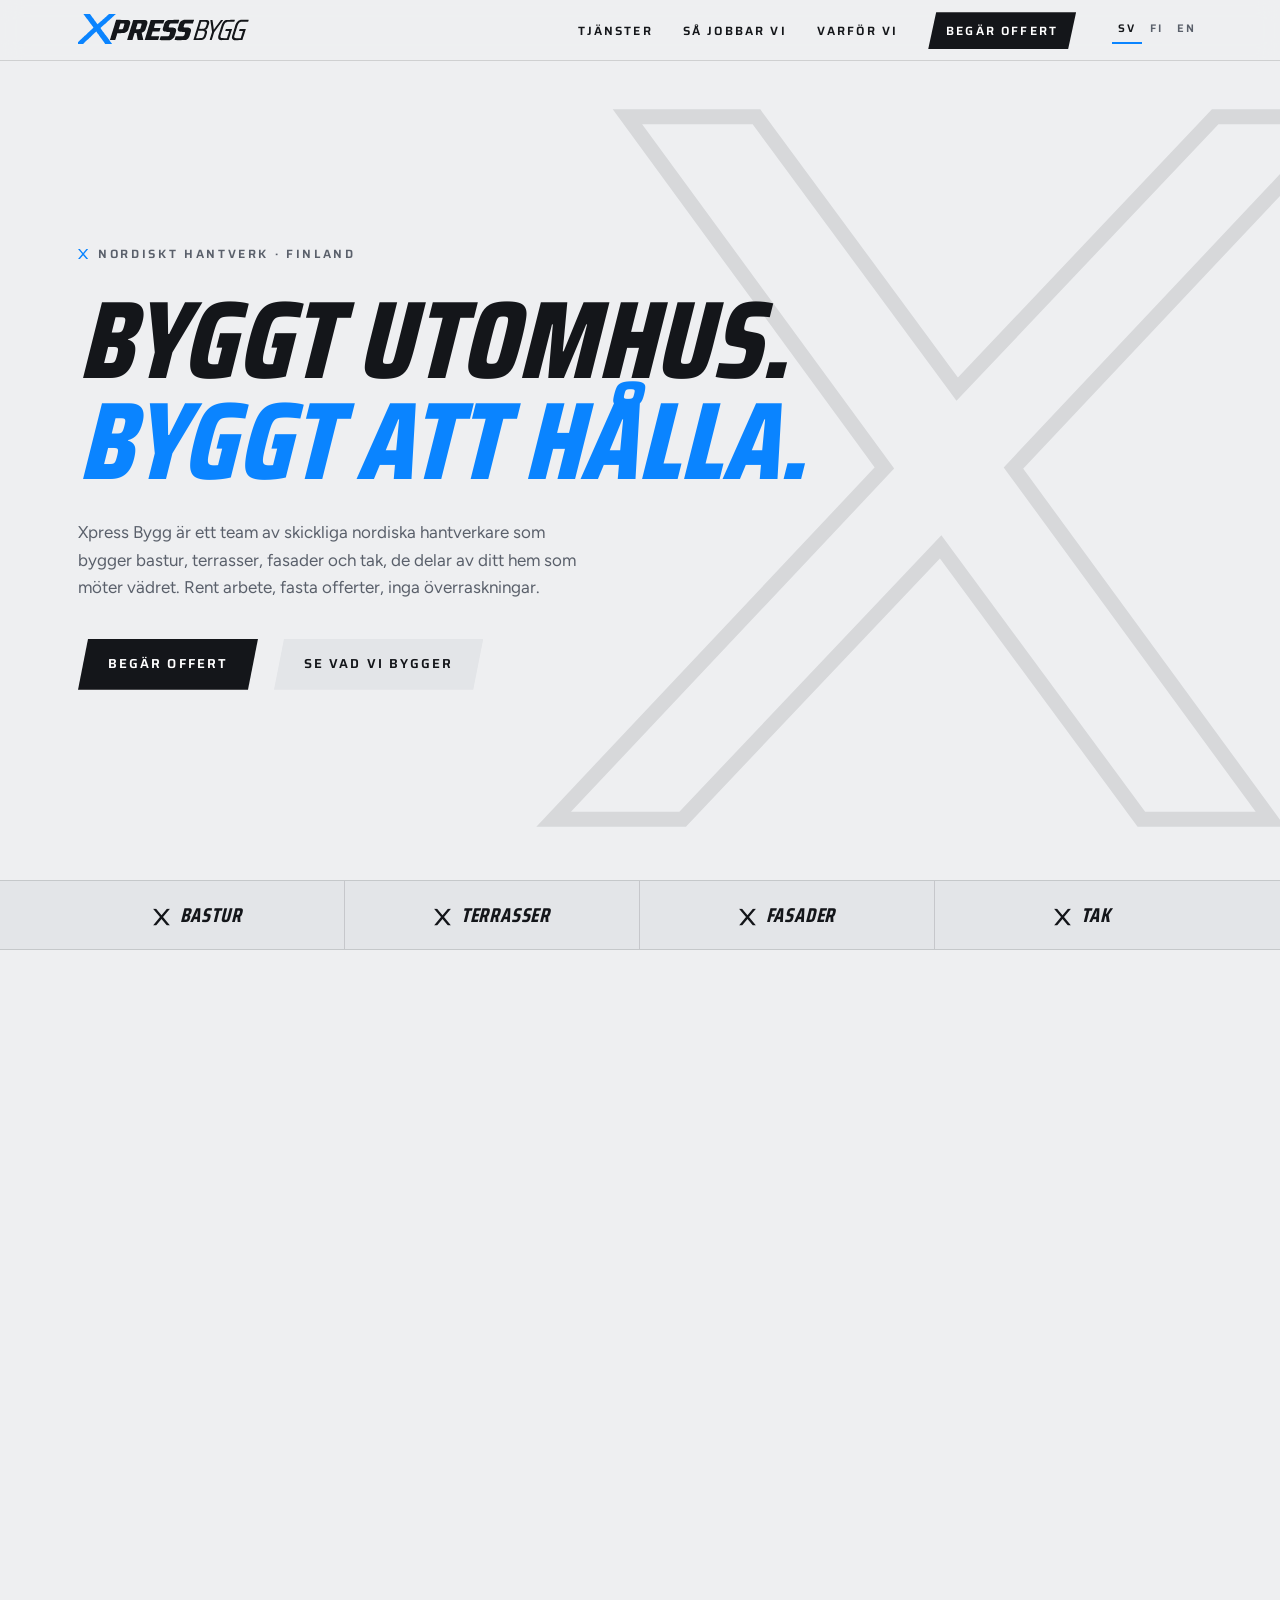
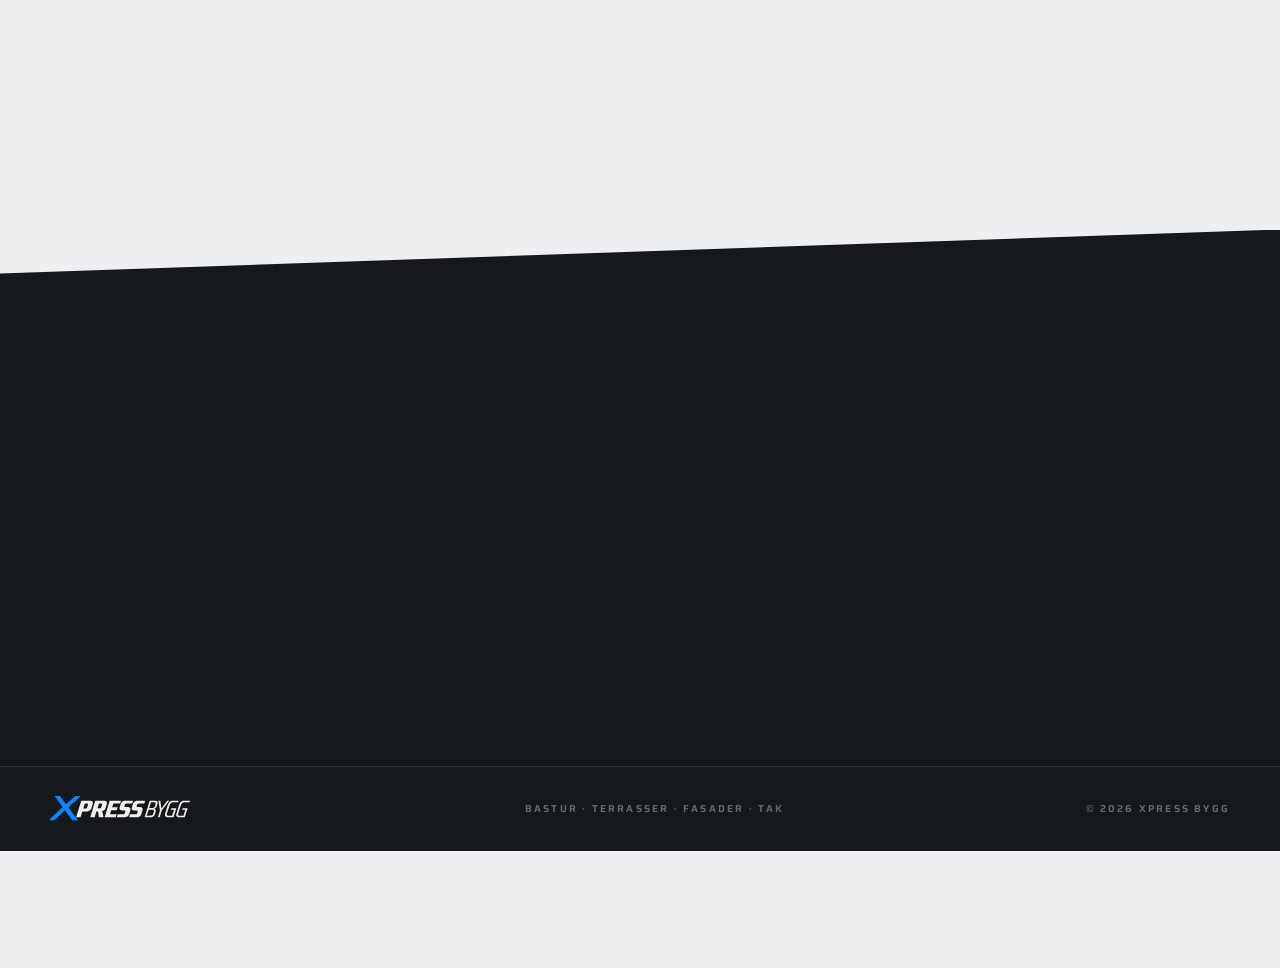
<file: sv/index.html>
<!DOCTYPE html>
<html lang="sv"><head><meta charset="UTF-8">
<meta http-equiv="refresh" content="0; url=/">
<link rel="canonical" href="https://xpressbygg.com/">
<title>Xpress Bygg</title></head>
<body><a href="/">xpressbygg.com</a></body></html>
</file>
